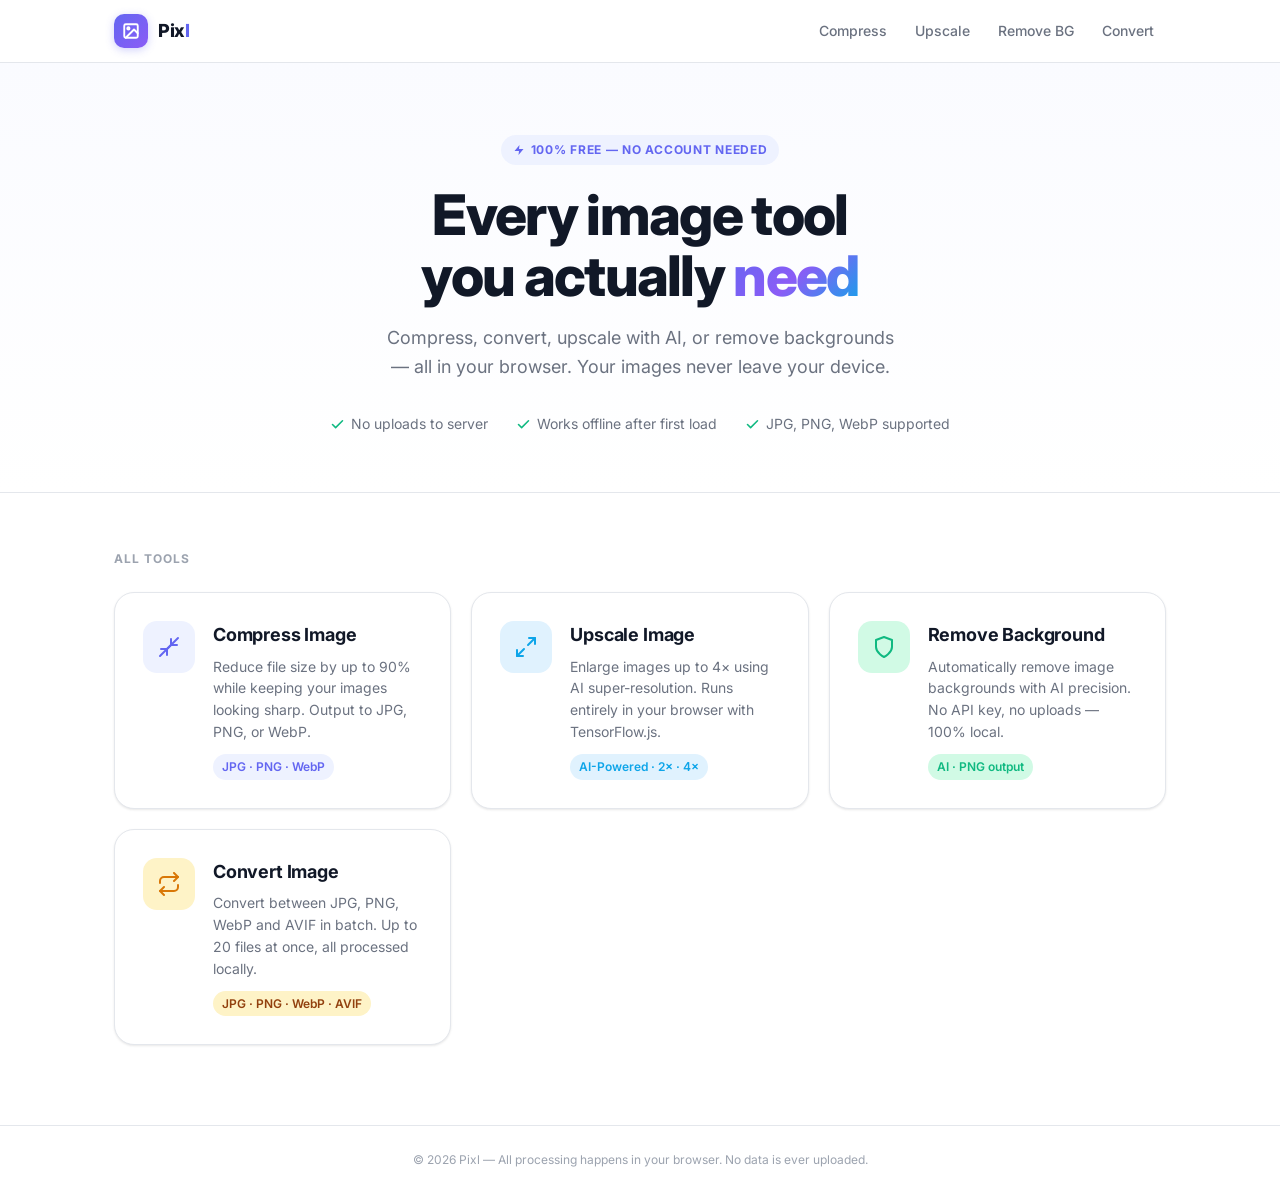
<file: index.html>
<!DOCTYPE html>
<html lang="en">
<head>
  <meta charset="UTF-8" />
  <meta name="viewport" content="width=device-width, initial-scale=1.0" />
  <title>Pixl — Free AI Image Tools: Compress, Upscale, Remove Background &amp; Convert</title>
  <meta name="description" content="Free browser-based image tools powered by AI. Compress, upscale 4×, remove backgrounds, and convert between formats. No uploads, 100% private." />
  <link rel="canonical" href="https://imgutil-five.vercel.app/" />

  <!-- Open Graph -->
  <meta property="og:type" content="website" />
  <meta property="og:url" content="https://imgutil-five.vercel.app/" />
  <meta property="og:site_name" content="Pixl" />
  <meta property="og:title" content="Pixl — Free AI Image Tools: Compress, Upscale, Remove Background &amp; Convert" />
  <meta property="og:description" content="Free browser-based image tools powered by AI. Compress, upscale 4×, remove backgrounds, and convert between formats. No uploads, 100% private." />
  <meta property="og:image" content="https://imgutil-five.vercel.app/og-image.png" />

  <!-- Twitter Card -->
  <meta name="twitter:card" content="summary_large_image" />
  <meta name="twitter:url" content="https://imgutil-five.vercel.app/" />
  <meta name="twitter:title" content="Pixl — Free AI Image Tools: Compress, Upscale, Remove Background &amp; Convert" />
  <meta name="twitter:description" content="Free browser-based image tools powered by AI. Compress, upscale 4×, remove backgrounds, and convert between formats. No uploads, 100% private." />
  <meta name="twitter:image" content="https://imgutil-five.vercel.app/og-image.png" />

  <!-- JSON-LD: WebSite -->
  <script type="application/ld+json">
  {
    "@context": "https://schema.org",
    "@type": "WebSite",
    "name": "Pixl",
    "url": "https://imgutil-five.vercel.app/",
    "description": "Free browser-based image tools powered by AI. Compress, upscale 4×, remove backgrounds, and convert between formats. No uploads, 100% private.",
    "potentialAction": {
      "@type": "SearchAction",
      "target": {
        "@type": "EntryPoint",
        "urlTemplate": "https://imgutil-five.vercel.app/?q={search_term_string}"
      },
      "query-input": "required name=search_term_string"
    }
  }
  </script>

  <!-- JSON-LD: WebApplication -->
  <script type="application/ld+json">
  {
    "@context": "https://schema.org",
    "@type": "WebApplication",
    "name": "Pixl — Free AI Image Tools",
    "url": "https://imgutil-five.vercel.app/",
    "applicationCategory": "MultimediaApplication",
    "operatingSystem": "Any",
    "browserRequirements": "Requires a modern web browser with JavaScript enabled",
    "offers": {
      "@type": "Offer",
      "price": "0",
      "priceCurrency": "USD"
    },
    "description": "Free browser-based image tools powered by AI. Compress, upscale 4×, remove backgrounds, and convert between formats. No uploads, 100% private.",
    "featureList": [
      "Compress images up to 90% smaller",
      "AI upscaling 2× and 4× with TensorFlow.js",
      "AI background removal, 100% local",
      "Batch convert JPG, PNG, WebP, AVIF up to 20 files"
    ],
    "screenshot": "https://imgutil-five.vercel.app/og-image.png"
  }
  </script>

  <!-- JSON-LD: SoftwareApplication -->
  <script type="application/ld+json">
  {
    "@context": "https://schema.org",
    "@type": "SoftwareApplication",
    "name": "Pixl",
    "url": "https://imgutil-five.vercel.app/",
    "applicationCategory": "GraphicsApplication",
    "operatingSystem": "Web",
    "offers": {
      "@type": "Offer",
      "price": "0",
      "priceCurrency": "USD"
    },
    "aggregateRating": {
      "@type": "AggregateRating",
      "ratingValue": "5",
      "ratingCount": "1"
    }
  }
  </script>

  <link rel="preconnect" href="https://fonts.googleapis.com" />
  <link rel="preconnect" href="https://fonts.gstatic.com" crossorigin />
  <link href="https://fonts.googleapis.com/css2?family=Inter:wght@400;500;600;700;800&display=swap" rel="stylesheet" />
  <link rel="stylesheet" href="css/style.css" />
  <link rel="icon" href="data:image/svg+xml,<svg xmlns='http://www.w3.org/2000/svg' viewBox='0 0 32 32'><rect width='32' height='32' rx='8' fill='url(%23g)'/><defs><linearGradient id='g' x1='0' y1='0' x2='1' y2='1'><stop offset='0' stop-color='%236366f1'/><stop offset='1' stop-color='%238b5cf6'/></linearGradient></defs><path d='M10 22 L14 14 L18 18 L21 12' stroke='white' stroke-width='2.5' stroke-linecap='round' stroke-linejoin='round' fill='none'/><circle cx='22' cy='10' r='2' fill='white'/></svg>" />
</head>
<body>

<header class="site-header">
  <div class="container">
    <div class="header-inner">
      <a href="index.html" class="logo">
        <div class="logo-mark">
          <svg width="18" height="18" viewBox="0 0 24 24" fill="none" stroke="white" stroke-width="2.5" stroke-linecap="round" stroke-linejoin="round">
            <rect x="3" y="3" width="18" height="18" rx="2"/><circle cx="8.5" cy="8.5" r="1.5"/><polyline points="21 15 16 10 5 21"/>
          </svg>
        </div>
        <span class="logo-text">Pix<span>l</span></span>
      </a>
      <nav class="header-nav">
        <a href="compress/index.html" class="nav-link">Compress</a>
        <a href="upscale/index.html" class="nav-link">Upscale</a>
        <a href="removebg/index.html" class="nav-link">Remove BG</a>
        <a href="convert/index.html" class="nav-link">Convert</a>
      </nav>
    </div>
  </div>
</header>

<section class="hero">
  <div class="container">
    <div class="hero-badge">
      <svg width="12" height="12" viewBox="0 0 24 24" fill="currentColor"><path d="M13 2L3 14h9l-1 8 10-12h-9l1-8z"/></svg>
      100% Free — No account needed
    </div>
    <h1>Every image tool<br>you actually <em>need</em></h1>
    <p class="hero-sub">Compress, convert, upscale with AI, or remove backgrounds — all in your browser. Your images never leave your device.</p>
    <div class="trust-row">
      <div class="trust-item">
        <svg viewBox="0 0 24 24" fill="none" stroke="currentColor" stroke-width="2.5" stroke-linecap="round" stroke-linejoin="round"><polyline points="20 6 9 17 4 12"/></svg>
        No uploads to server
      </div>
      <div class="trust-item">
        <svg viewBox="0 0 24 24" fill="none" stroke="currentColor" stroke-width="2.5" stroke-linecap="round" stroke-linejoin="round"><polyline points="20 6 9 17 4 12"/></svg>
        Works offline after first load
      </div>
      <div class="trust-item">
        <svg viewBox="0 0 24 24" fill="none" stroke="currentColor" stroke-width="2.5" stroke-linecap="round" stroke-linejoin="round"><polyline points="20 6 9 17 4 12"/></svg>
        JPG, PNG, WebP supported
      </div>
    </div>
  </div>
</section>

<section class="tools-section">
  <div class="container">
    <p class="section-label">All Tools</p>
    <div class="tool-grid">

      <!-- Compress -->
      <a href="compress/index.html" class="tool-card">
        <div class="tool-icon compress">
          <svg width="24" height="24" viewBox="0 0 24 24" fill="none" stroke="currentColor" stroke-width="2" stroke-linecap="round" stroke-linejoin="round">
            <polyline points="4 14 10 14 10 20"/><polyline points="20 10 14 10 14 4"/><line x1="10" y1="14" x2="21" y2="3"/><line x1="3" y1="21" x2="14" y2="10"/>
          </svg>
        </div>
        <div class="tool-card-body">
          <h3>Compress Image</h3>
          <p>Reduce file size by up to 90% while keeping your images looking sharp. Output to JPG, PNG, or WebP.</p>
          <span class="tool-tag compress">JPG · PNG · WebP</span>
        </div>
      </a>

      <!-- Upscale -->
      <a href="upscale/index.html" class="tool-card">
        <div class="tool-icon upscale">
          <svg width="24" height="24" viewBox="0 0 24 24" fill="none" stroke="currentColor" stroke-width="2" stroke-linecap="round" stroke-linejoin="round">
            <polyline points="15 3 21 3 21 9"/><polyline points="9 21 3 21 3 15"/><line x1="21" y1="3" x2="14" y2="10"/><line x1="3" y1="21" x2="10" y2="14"/>
          </svg>
        </div>
        <div class="tool-card-body">
          <h3>Upscale Image</h3>
          <p>Enlarge images up to 4× using AI super-resolution. Runs entirely in your browser with TensorFlow.js.</p>
          <span class="tool-tag upscale">AI-Powered · 2× · 4×</span>
        </div>
      </a>

      <!-- Remove BG -->
      <a href="removebg/index.html" class="tool-card">
        <div class="tool-icon removebg">
          <svg width="24" height="24" viewBox="0 0 24 24" fill="none" stroke="currentColor" stroke-width="2" stroke-linecap="round" stroke-linejoin="round">
            <path d="M12 22s8-4 8-10V5l-8-3-8 3v7c0 6 8 10 8 10z"/>
          </svg>
        </div>
        <div class="tool-card-body">
          <h3>Remove Background</h3>
          <p>Automatically remove image backgrounds with AI precision. No API key, no uploads — 100% local.</p>
          <span class="tool-tag removebg">AI · PNG output</span>
        </div>
      </a>

      <!-- Convert -->
      <a href="convert/index.html" class="tool-card">
        <div class="tool-icon convert">
          <svg width="24" height="24" viewBox="0 0 24 24" fill="none" stroke="currentColor" stroke-width="2" stroke-linecap="round" stroke-linejoin="round">
            <polyline points="17 1 21 5 17 9"/><path d="M3 11V9a4 4 0 0 1 4-4h14"/><polyline points="7 23 3 19 7 15"/><path d="M21 13v2a4 4 0 0 1-4 4H3"/>
          </svg>
        </div>
        <div class="tool-card-body">
          <h3>Convert Image</h3>
          <p>Convert between JPG, PNG, WebP and AVIF in batch. Up to 20 files at once, all processed locally.</p>
          <span class="tool-tag convert">JPG · PNG · WebP · AVIF</span>
        </div>
      </a>

    </div>
  </div>
</section>

<footer class="site-footer">
  <div class="container">
    <p>© <span id="yr"></span> Pixl — All processing happens in your browser. No data is ever uploaded.</p>
  </div>
</footer>

<script>document.getElementById('yr').textContent = new Date().getFullYear();</script>
</body>
</html>
</file>
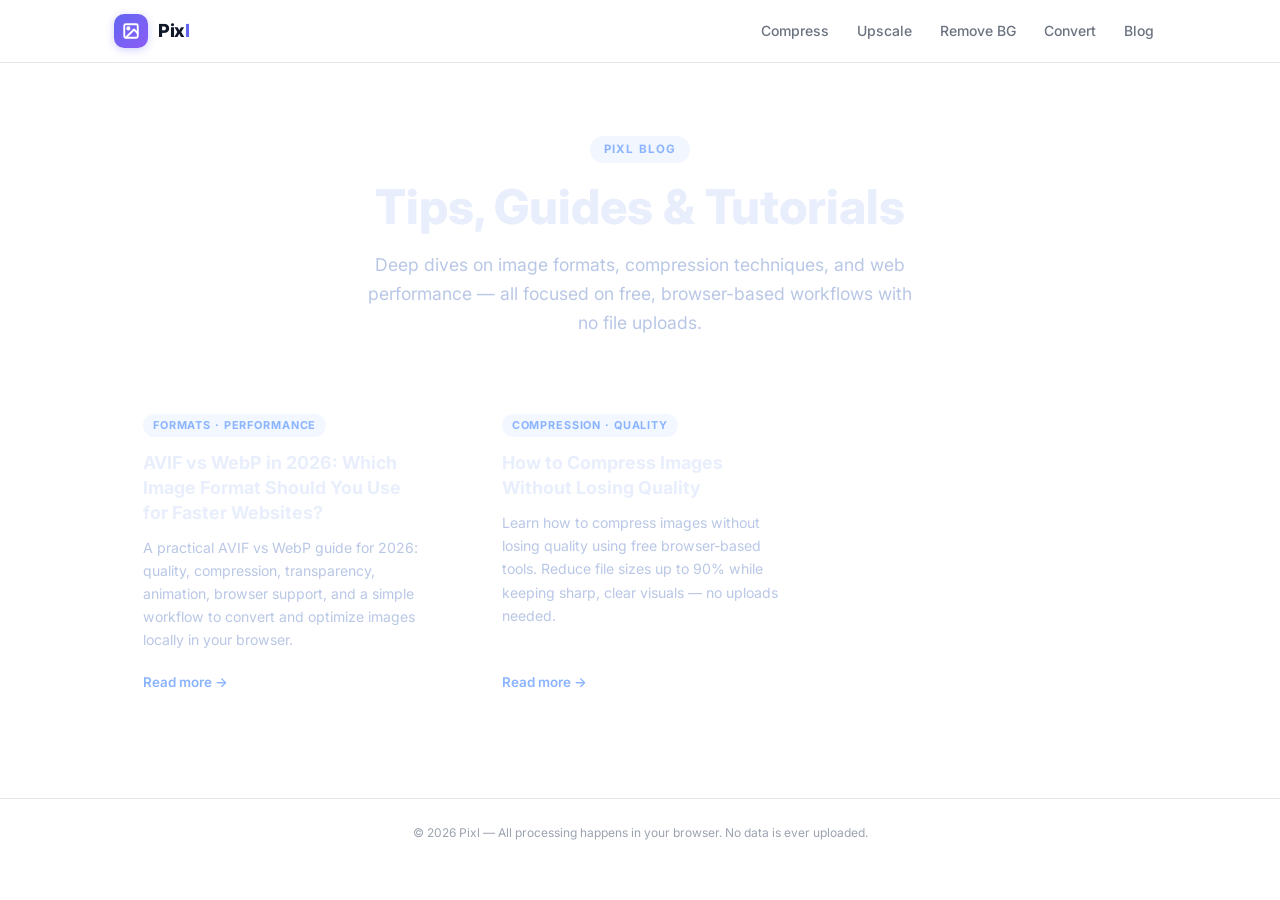
<file: blog/index.html>
<!DOCTYPE html>
<html lang="en">
<head>
  <meta charset="UTF-8" />
  <meta name="viewport" content="width=device-width, initial-scale=1.0" />

  <!-- SEO Meta -->
  <title>Pixl Blog — Tips, Guides &amp; Tutorials</title>
  <meta name="description" content="Practical image optimization guides from Pixl. Learn about AVIF vs WebP, how to compress images without losing quality, and more — all processed locally in your browser." />
  <link rel="canonical" href="https://imgutil-five.vercel.app/blog/" />

  <!-- Open Graph -->
  <meta property="og:type" content="website" />
  <meta property="og:title" content="Pixl Blog — Tips, Guides &amp; Tutorials" />
  <meta property="og:description" content="Practical image optimization guides from Pixl. Learn about AVIF vs WebP, how to compress images without losing quality, and more — all processed locally in your browser." />
  <meta property="og:url" content="https://imgutil-five.vercel.app/blog/" />
  <meta property="og:site_name" content="Pixl" />
  <meta property="og:image" content="https://imgutil-five.vercel.app/og-image.png" />

  <!-- Twitter Card -->
  <meta name="twitter:card" content="summary_large_image" />
  <meta name="twitter:title" content="Pixl Blog — Tips, Guides &amp; Tutorials" />
  <meta name="twitter:description" content="Image format guides, compression tips, and web performance tutorials from Pixl." />
  <meta name="twitter:image" content="https://imgutil-five.vercel.app/og-image.png" />

  <!-- JSON-LD -->
  <script type="application/ld+json">
  {
    "@context": "https://schema.org",
    "@type": "Blog",
    "name": "Pixl Blog",
    "url": "https://imgutil-five.vercel.app/blog/",
    "description": "Practical image optimization guides and tutorials from Pixl.",
    "publisher": {
      "@type": "Organization",
      "name": "Pixl",
      "url": "https://imgutil-five.vercel.app"
    }
  }
  </script>

  <meta name="robots" content="index, follow" />

  <!-- Fonts (matches main site) -->
  <link rel="preconnect" href="https://fonts.googleapis.com" />
  <link rel="preconnect" href="https://fonts.gstatic.com" crossorigin />
  <link href="https://fonts.googleapis.com/css2?family=Inter:wght@400;500;600;700;800&display=swap" rel="stylesheet" />

  <!-- Shared site CSS -->
  <link rel="stylesheet" href="../../css/style.css" />

  <style>
    /* ─── Blog-specific styles ─── */

    /* Hero */
    .blog-hero {
      padding: 72px 0 48px;
      text-align: center;
    }
    .blog-hero__eyebrow {
      display: inline-block;
      font-size: 0.72rem;
      font-weight: 700;
      letter-spacing: 0.1em;
      text-transform: uppercase;
      color: var(--color-accent, #8ab4ff);
      background: rgba(138, 180, 255, 0.12);
      border-radius: 100px;
      padding: 4px 14px;
      margin-bottom: 16px;
    }
    .blog-hero__title {
      font-family: 'Inter', sans-serif;
      font-size: clamp(2rem, 5vw, 3rem);
      font-weight: 800;
      line-height: 1.15;
      margin: 0 0 16px;
      color: var(--color-text, #e8eefc);
    }
    .blog-hero__subtitle {
      font-size: 1.1rem;
      color: var(--color-text-muted, #b9c7e6);
      max-width: 560px;
      margin: 0 auto;
      line-height: 1.65;
    }

    /* Grid */
    .blog-grid-section {
      padding: 0 0 80px;
    }
    .blog-grid {
      display: grid;
      grid-template-columns: repeat(auto-fill, minmax(320px, 1fr));
      gap: 24px;
    }

    /* Card */
    .blog-card {
      display: flex;
      flex-direction: column;
      background: rgba(255, 255, 255, 0.04);
      border: 1px solid rgba(255, 255, 255, 0.08);
      border-radius: 16px;
      padding: 28px 28px 24px;
      text-decoration: none;
      color: inherit;
      transition: transform 0.18s ease, box-shadow 0.18s ease, border-color 0.18s ease, background 0.18s ease;
    }
    .blog-card:hover {
      transform: translateY(-3px);
      background: rgba(255, 255, 255, 0.07);
      box-shadow: 0 16px 48px rgba(0, 0, 0, 0.3);
      border-color: rgba(138, 180, 255, 0.4);
    }
    .blog-card__tag {
      display: inline-flex;
      align-items: center;
      font-size: 0.68rem;
      font-weight: 700;
      letter-spacing: 0.08em;
      text-transform: uppercase;
      color: var(--color-accent, #8ab4ff);
      background: rgba(138, 180, 255, 0.1);
      border-radius: 100px;
      padding: 3px 10px;
      margin-bottom: 14px;
      width: fit-content;
    }
    .blog-card__title {
      font-family: 'Inter', sans-serif;
      font-size: 1.12rem;
      font-weight: 700;
      line-height: 1.38;
      margin: 0 0 10px;
      color: var(--color-text, #e8eefc);
    }
    .blog-card__excerpt {
      font-size: 0.88rem;
      color: var(--color-text-muted, #b9c7e6);
      line-height: 1.65;
      flex: 1;
      margin: 0 0 20px;
    }
    .blog-card__cta {
      display: inline-flex;
      align-items: center;
      gap: 4px;
      font-size: 0.84rem;
      font-weight: 600;
      color: var(--color-accent, #8ab4ff);
      transition: gap 0.15s ease;
    }
    .blog-card:hover .blog-card__cta {
      gap: 8px;
    }

    /* Responsive */
    @media (max-width: 600px) {
      .blog-hero { padding: 48px 0 32px; }
      .blog-grid { grid-template-columns: 1fr; }
    }
  </style>
</head>
<body>

<!-- HEADER (matches site header exactly) -->
<header class="site-header">
  <div class="container">
    <div class="header-inner">
      <a href="../../index.html" class="logo">
        <div class="logo-mark">
          <svg width="18" height="18" viewBox="0 0 24 24" fill="none" stroke="white" stroke-width="2.5" stroke-linecap="round" stroke-linejoin="round">
            <rect x="3" y="3" width="18" height="18" rx="2"/><circle cx="8.5" cy="8.5" r="1.5"/><polyline points="21 15 16 10 5 21"/>
          </svg>
        </div>
        <span class="logo-text">Pix<span>l</span></span>
      </a>
      <nav class="header-nav">
        <a href="../../compress/index.html" class="nav-link">Compress</a>
        <a href="../../upscale/index.html" class="nav-link">Upscale</a>
        <a href="../../removebg/index.html" class="nav-link">Remove BG</a>
        <a href="../../convert/index.html" class="nav-link">Convert</a>
        <a href="index.html" class="nav-link" aria-current="page">Blog</a>
      </nav>
    </div>
  </div>
</header>

<main>
  <!-- Hero -->
  <section class="blog-hero">
    <div class="container">
      <span class="blog-hero__eyebrow">Pixl Blog</span>
      <h1 class="blog-hero__title">Tips, Guides &amp; Tutorials</h1>
      <p class="blog-hero__subtitle">Deep dives on image formats, compression techniques, and web performance — all focused on free, browser-based workflows with no file uploads.</p>
    </div>
  </section>

  <!-- Article Grid -->
  <section class="blog-grid-section">
    <div class="container">
      <div class="blog-grid">

        <!-- Article 1: AVIF vs WebP -->
        <a href="avif-vs-webp-2026/index.html" class="blog-card">
          <span class="blog-card__tag">Formats · Performance</span>
          <h2 class="blog-card__title">AVIF vs WebP in 2026: Which Image Format Should You Use for Faster Websites?</h2>
          <p class="blog-card__excerpt">A practical AVIF vs WebP guide for 2026: quality, compression, transparency, animation, browser support, and a simple workflow to convert and optimize images locally in your browser.</p>
          <span class="blog-card__cta">Read more →</span>
        </a>

        <!-- Article 2: Compress Without Losing Quality -->
        <a href="compress-images-without-losing-quality/index.html" class="blog-card">
          <span class="blog-card__tag">Compression · Quality</span>
          <h2 class="blog-card__title">How to Compress Images Without Losing Quality</h2>
          <p class="blog-card__excerpt">Learn how to compress images without losing quality using free browser-based tools. Reduce file sizes up to 90% while keeping sharp, clear visuals — no uploads needed.</p>
          <span class="blog-card__cta">Read more →</span>
        </a>

      </div>
    </div>
  </section>
</main>

<!-- FOOTER (matches site footer exactly) -->
<footer class="site-footer">
  <div class="container">
    <p>© <span id="yr"></span> Pixl — All processing happens in your browser. No data is ever uploaded.</p>
  </div>
</footer>

<script>document.getElementById('yr').textContent = new Date().getFullYear();</script>
</body>
</html>
</file>
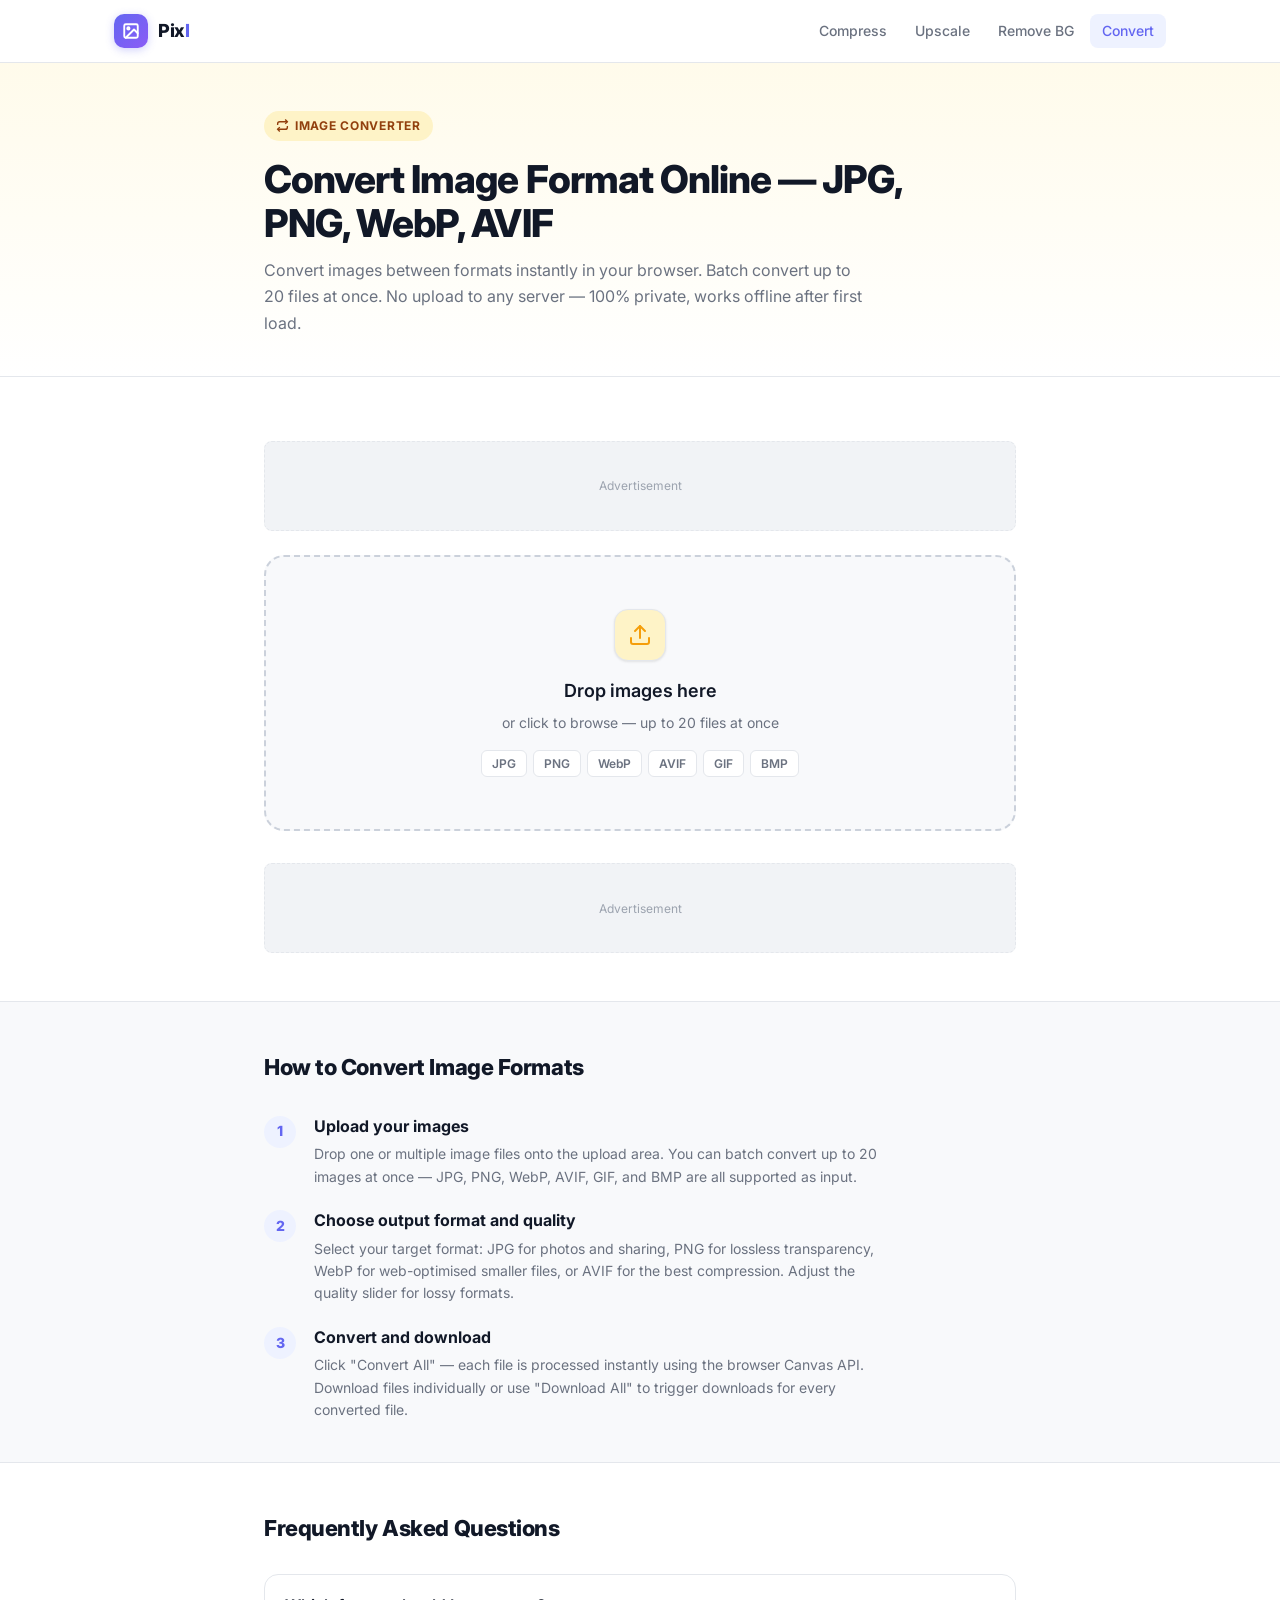
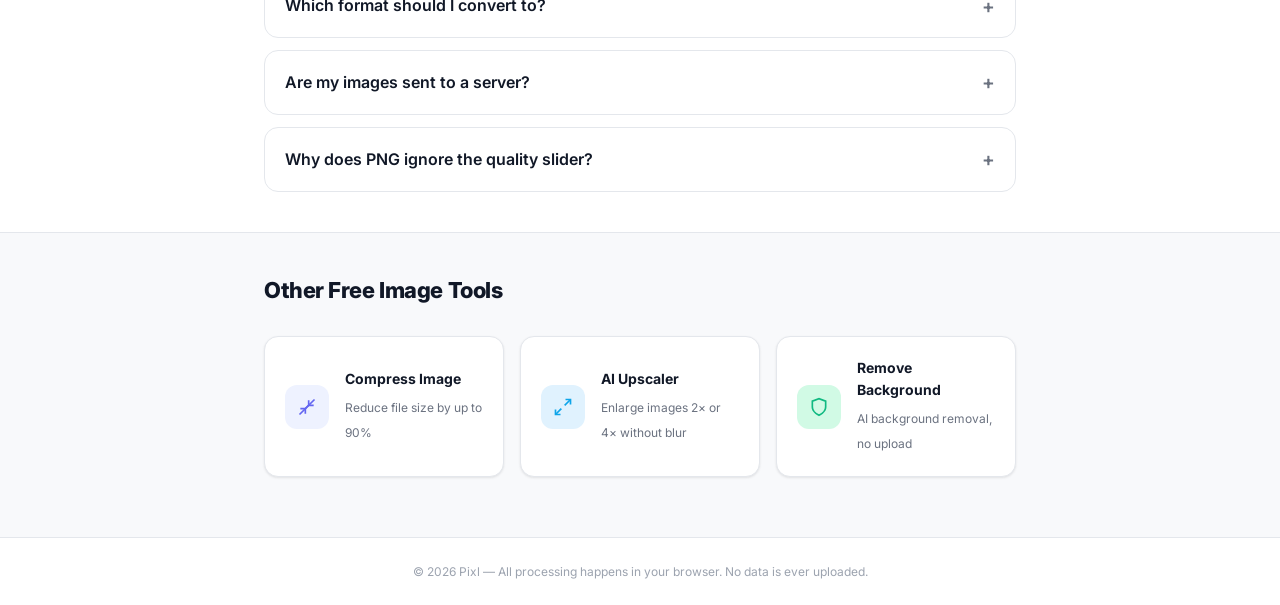
<file: convert/index.html>
<!DOCTYPE html>
<html lang="en">
<head>
  <meta charset="UTF-8" />
  <meta name="viewport" content="width=device-width, initial-scale=1.0" />
  <title>Free Image Converter — JPG PNG WebP AVIF Batch Convert | Pixl</title>
  <meta name="description" content="Free batch image converter. Convert between JPG, PNG, WebP, and AVIF formats — up to 20 files at once. No uploads required, runs entirely in your browser." />
  <link rel="canonical" href="https://imgutil-five.vercel.app/convert/" />

  <!-- Open Graph -->
  <meta property="og:type" content="website" />
  <meta property="og:url" content="https://imgutil-five.vercel.app/convert/" />
  <meta property="og:site_name" content="Pixl" />
  <meta property="og:title" content="Free Image Converter — JPG PNG WebP AVIF Batch Convert | Pixl" />
  <meta property="og:description" content="Free batch image converter. Convert between JPG, PNG, WebP, and AVIF formats — up to 20 files at once. No uploads required, runs entirely in your browser." />
  <meta property="og:image" content="https://imgutil-five.vercel.app/og-image.png" />

  <!-- Twitter Card -->
  <meta name="twitter:card" content="summary_large_image" />
  <meta name="twitter:url" content="https://imgutil-five.vercel.app/convert/" />
  <meta name="twitter:title" content="Free Image Converter — JPG PNG WebP AVIF Batch Convert | Pixl" />
  <meta name="twitter:description" content="Free batch image converter. Convert between JPG, PNG, WebP, and AVIF formats — up to 20 files at once. No uploads required, runs entirely in your browser." />
  <meta name="twitter:image" content="https://imgutil-five.vercel.app/og-image.png" />

  <!-- JSON-LD -->
  <script type="application/ld+json">
  {
    "@context": "https://schema.org",
    "@type": "SoftwareApplication",
    "name": "Pixl Image Converter",
    "url": "https://imgutil-five.vercel.app/convert/",
    "applicationCategory": "GraphicsApplication",
    "operatingSystem": "Web",
    "offers": {
      "@type": "Offer",
      "price": "0",
      "priceCurrency": "USD"
    },
    "description": "Free batch image converter. Convert between JPG, PNG, WebP, and AVIF formats — up to 20 files at once. No uploads required.",
    "featureList": [
      "Convert JPG, PNG, WebP, AVIF",
      "Batch convert up to 20 files",
      "No uploads — 100% local processing",
      "Instant download"
    ]
  }
  </script>
  <link rel="preconnect" href="https://fonts.googleapis.com" />
  <link rel="preconnect" href="https://fonts.gstatic.com" crossorigin />
  <link href="https://fonts.googleapis.com/css2?family=Inter:wght@400;500;600;700;800&display=swap" rel="stylesheet" />
  <link rel="stylesheet" href="../css/style.css" />
  <link rel="icon" href="data:image/svg+xml,<svg xmlns='http://www.w3.org/2000/svg' viewBox='0 0 32 32'><rect width='32' height='32' rx='8' fill='url(%23g)'/><defs><linearGradient id='g' x1='0' y1='0' x2='1' y2='1'><stop offset='0' stop-color='%236366f1'/><stop offset='1' stop-color='%238b5cf6'/></linearGradient></defs><path d='M10 22 L14 14 L18 18 L21 12' stroke='white' stroke-width='2.5' stroke-linecap='round' stroke-linejoin='round' fill='none'/><circle cx='22' cy='10' r='2' fill='white'/></svg>" />
  <style>
    :root {
      --convert-accent: #f59e0b;
      --convert-hover:  #d97706;
      --convert-light:  #fef3c7;
    }

    /* ── Upload zone ── */
    .upload-zone {
      border: 2px dashed var(--border-dark);
      border-radius: var(--radius-xl);
      padding: 52px 24px;
      text-align: center;
      cursor: pointer;
      transition: border-color .18s, background .18s;
      background: var(--surface);
      position: relative;
    }
    .upload-zone:hover, .upload-zone.drag-over {
      border-color: var(--convert-accent);
      background: var(--convert-light);
    }
    .upload-zone input[type="file"] {
      position: absolute; inset: 0; opacity: 0; cursor: pointer; width: 100%; height: 100%;
    }
    .upload-icon {
      width: 52px; height: 52px; margin: 0 auto 16px;
      background: var(--convert-light); border-radius: 14px;
      display: flex; align-items: center; justify-content: center;
      color: var(--convert-accent);
    }
    .upload-zone h2 { font-size: var(--text-lg); font-weight: 600; margin-bottom: 6px; }
    .upload-zone p  { color: var(--text-muted); font-size: var(--text-sm); }
    .upload-zone .formats { display: flex; gap: 6px; justify-content: center; margin-top: 16px; flex-wrap: wrap; }
    .format-badge { background: white; border: 1px solid var(--border); border-radius: 6px; padding: 3px 10px; font-size: var(--text-xs); font-weight: 600; color: var(--text-muted); }

    /* ── Format selector ── */
    .format-selector-row {
      display: flex; gap: 12px; align-items: center; flex-wrap: wrap;
      background: var(--surface); border: 1px solid var(--border);
      border-radius: var(--radius-lg); padding: 18px 20px; margin: 24px 0 20px;
    }
    .format-selector-label { font-size: var(--text-sm); font-weight: 700; color: var(--text); white-space: nowrap; }
    .format-btns { display: flex; gap: 8px; flex-wrap: wrap; }
    .fmt-btn {
      padding: 8px 18px; border: 2px solid var(--border);
      border-radius: var(--radius); font-size: var(--text-sm); font-weight: 700;
      cursor: pointer; background: white; color: var(--text-muted);
      transition: border-color .15s, background .15s, color .15s;
    }
    .fmt-btn:hover { border-color: var(--convert-accent); color: var(--convert-accent); }
    .fmt-btn.selected {
      border-color: var(--convert-accent);
      background: var(--convert-light);
      color: var(--convert-hover);
    }
    .quality-wrap { display: flex; align-items: center; gap: 10px; margin-left: auto; }
    .quality-wrap label { font-size: var(--text-sm); font-weight: 600; white-space: nowrap; }
    .quality-wrap input[type="range"] {
      -webkit-appearance: none; appearance: none;
      width: 100px; height: 6px; border-radius: 3px;
      background: var(--border); outline: none; cursor: pointer;
    }
    .quality-wrap input[type="range"]::-webkit-slider-thumb {
      -webkit-appearance: none; appearance: none;
      width: 16px; height: 16px; border-radius: 50%;
      background: var(--convert-accent); cursor: pointer;
      box-shadow: 0 0 0 3px var(--convert-light);
    }
    .quality-val { font-size: var(--text-sm); font-weight: 700; color: var(--convert-accent); min-width: 36px; }

    /* ── File list ── */
    .file-list-header {
      display: flex; justify-content: space-between; align-items: center;
      margin-bottom: 12px;
    }
    .file-list-title { font-size: var(--text-sm); font-weight: 700; color: var(--text); }
    .btn-add-more {
      font-size: var(--text-xs); font-weight: 600; color: var(--convert-accent);
      background: var(--convert-light); border: 1px solid #fde68a;
      border-radius: var(--radius); padding: 5px 12px; cursor: pointer;
      transition: background .15s;
    }
    .btn-add-more:hover { background: #fde68a; }

    .file-list { display: flex; flex-direction: column; gap: 8px; margin-bottom: 20px; }
    .file-row {
      display: flex; align-items: center; gap: 12px;
      background: #fff; border: 1px solid var(--border);
      border-radius: var(--radius-lg); padding: 10px 14px;
      transition: border-color .15s;
    }
    .file-row.done   { border-color: #a7f3d0; background: #f0fdf4; }
    .file-row.error  { border-color: #fca5a5; background: #fef2f2; }
    .file-thumb {
      width: 40px; height: 40px; border-radius: 6px; object-fit: cover;
      background: var(--surface-2); flex-shrink: 0;
      border: 1px solid var(--border);
    }
    .file-info { flex: 1; min-width: 0; }
    .file-name { font-size: var(--text-sm); font-weight: 600; color: var(--text); white-space: nowrap; overflow: hidden; text-overflow: ellipsis; }
    .file-meta { font-size: var(--text-xs); color: var(--text-muted); margin-top: 2px; }
    .file-status {
      font-size: var(--text-xs); font-weight: 700; padding: 3px 10px;
      border-radius: 99px; flex-shrink: 0;
    }
    .file-status.pending  { background: var(--surface-2); color: var(--text-faint); }
    .file-status.working  { background: var(--convert-light); color: var(--convert-hover); }
    .file-status.done     { background: #d1fae5; color: #065f46; }
    .file-status.error    { background: #fee2e2; color: #991b1b; }
    .file-dl {
      display: none; font-size: var(--text-xs); font-weight: 700;
      color: white; background: #10b981; border-radius: var(--radius);
      padding: 5px 12px; text-decoration: none; flex-shrink: 0;
      transition: background .15s;
    }
    .file-dl:hover { background: #059669; }
    .file-dl.visible { display: inline-flex; align-items: center; gap: 5px; }
    .file-remove {
      width: 24px; height: 24px; border-radius: 50%; display: flex;
      align-items: center; justify-content: center;
      color: var(--text-faint); cursor: pointer; transition: color .15s, background .15s;
      flex-shrink: 0;
    }
    .file-remove:hover { color: #ef4444; background: #fee2e2; }

    /* ── Action bar ── */
    .action-bar { display: flex; gap: 12px; flex-wrap: wrap; align-items: center; }
    .btn-convert {
      background: var(--convert-accent); color: white; border-radius: var(--radius);
      padding: 12px 28px; font-size: var(--text-sm); font-weight: 700;
      transition: background .15s, transform .1s;
      display: flex; align-items: center; gap: 8px;
    }
    .btn-convert:hover { background: var(--convert-hover); }
    .btn-convert:active { transform: scale(.98); }
    .btn-convert:disabled { background: var(--border-dark); cursor: not-allowed; }

    .btn-dl-all {
      display: none; background: #6366f1; color: white; border-radius: var(--radius);
      padding: 12px 28px; font-size: var(--text-sm); font-weight: 700;
      transition: background .15s; align-items: center; gap: 8px;
    }
    .btn-dl-all.visible { display: flex; }
    .btn-dl-all:hover { background: #4f46e5; }

    .btn-reset {
      background: white; color: var(--text-muted); border: 1px solid var(--border);
      border-radius: var(--radius); padding: 12px 20px; font-size: var(--text-sm); font-weight: 600;
      transition: border-color .15s;
    }
    .btn-reset:hover { border-color: var(--text-muted); color: var(--text); }

    /* ── Progress summary ── */
    .progress-summary {
      display: none; padding: 10px 0; font-size: var(--text-sm);
      color: var(--text-muted); font-weight: 500;
    }
    .progress-summary.active { display: block; }
    .progress-summary strong { color: var(--convert-accent); }

    /* ── Tool body ── */
    .tool-body { display: none; }
    .tool-body.active { display: block; }

    /* ── Ad slots ── */
    .ad-banner {
      background: var(--surface-2); border: 1px dashed var(--border);
      border-radius: var(--radius); padding: 16px; text-align: center;
      color: var(--text-faint); font-size: var(--text-xs);
      margin: 24px 0; min-height: 90px; display: flex; align-items: center; justify-content: center;
    }
  </style>
</head>
<body>

<header class="site-header">
  <div class="container">
    <div class="header-inner">
      <a href="../index.html" class="logo">
        <div class="logo-mark">
          <svg width="18" height="18" viewBox="0 0 24 24" fill="none" stroke="white" stroke-width="2.5" stroke-linecap="round" stroke-linejoin="round">
            <rect x="3" y="3" width="18" height="18" rx="2"/><circle cx="8.5" cy="8.5" r="1.5"/><polyline points="21 15 16 10 5 21"/>
          </svg>
        </div>
        <span class="logo-text">Pix<span>l</span></span>
      </a>
      <nav class="header-nav">
        <a href="../compress/index.html" class="nav-link">Compress</a>
        <a href="../upscale/index.html"  class="nav-link">Upscale</a>
        <a href="../removebg/index.html" class="nav-link">Remove BG</a>
        <a href="index.html"             class="nav-link active">Convert</a>
      </nav>
    </div>
  </div>
</header>

<main>
  <div class="tool-hero" style="background:linear-gradient(180deg,#fffbeb 0%,#fff 100%);">
    <div class="container-sm">
      <div class="tool-hero-badge" style="background:#fef3c7;color:#92400e;">
        <svg width="13" height="13" viewBox="0 0 24 24" fill="none" stroke="currentColor" stroke-width="2.5"><polyline points="17 1 21 5 17 9"/><path d="M3 11V9a4 4 0 0 1 4-4h14"/><polyline points="7 23 3 19 7 15"/><path d="M21 13v2a4 4 0 0 1-4 4H3"/></svg>
        Image Converter
      </div>
      <h1>Convert Image Format Online — JPG, PNG, WebP, AVIF</h1>
      <p class="tool-hero-sub">Convert images between formats instantly in your browser. Batch convert up to 20 files at once. No upload to any server — 100% private, works offline after first load.</p>
    </div>
  </div>

  <section class="tool-section">
    <div class="container-sm">

      <div class="ad-banner">Advertisement</div>

      <!-- Upload zone -->
      <div class="upload-zone" id="uploadZone">
        <input type="file" id="fileInput" accept="image/jpeg,image/png,image/webp,image/avif,image/gif,image/bmp" multiple />
        <div class="upload-icon">
          <svg width="24" height="24" viewBox="0 0 24 24" fill="none" stroke="currentColor" stroke-width="2" stroke-linecap="round" stroke-linejoin="round"><path d="M21 15v4a2 2 0 0 1-2 2H5a2 2 0 0 1-2-2v-4"/><polyline points="17 8 12 3 7 8"/><line x1="12" y1="3" x2="12" y2="15"/></svg>
        </div>
        <h2>Drop images here</h2>
        <p>or click to browse — up to 20 files at once</p>
        <div class="formats">
          <span class="format-badge">JPG</span>
          <span class="format-badge">PNG</span>
          <span class="format-badge">WebP</span>
          <span class="format-badge">AVIF</span>
          <span class="format-badge">GIF</span>
          <span class="format-badge">BMP</span>
        </div>
      </div>

      <!-- Tool body -->
      <div class="tool-body" id="toolBody">

        <!-- Format + quality controls -->
        <div class="format-selector-row">
          <span class="format-selector-label">Convert to:</span>
          <div class="format-btns">
            <button class="fmt-btn" data-fmt="image/jpeg" data-ext="jpg">JPG</button>
            <button class="fmt-btn selected" data-fmt="image/png" data-ext="png">PNG</button>
            <button class="fmt-btn" data-fmt="image/webp" data-ext="webp">WebP</button>
            <button class="fmt-btn" data-fmt="image/avif" data-ext="avif">AVIF</button>
          </div>
          <div class="quality-wrap" id="qualityWrap">
            <label for="qualSlider">Quality</label>
            <input type="range" id="qualSlider" min="1" max="100" value="90" />
            <span class="quality-val" id="qualVal">90%</span>
          </div>
        </div>

        <!-- File list header -->
        <div class="file-list-header">
          <span class="file-list-title" id="fileListTitle">0 files</span>
          <label class="btn-add-more" id="addMoreLabel">
            + Add more
            <input type="file" id="addMoreInput" accept="image/jpeg,image/png,image/webp,image/avif,image/gif,image/bmp" multiple style="display:none;" />
          </label>
        </div>

        <!-- File list -->
        <div class="file-list" id="fileList"></div>

        <!-- Progress summary -->
        <div class="progress-summary" id="progressSummary"></div>

        <!-- Action bar -->
        <div class="action-bar">
          <button class="btn-convert" id="btnConvert">
            <svg width="15" height="15" viewBox="0 0 24 24" fill="none" stroke="currentColor" stroke-width="2.5"><polyline points="17 1 21 5 17 9"/><path d="M3 11V9a4 4 0 0 1 4-4h14"/><polyline points="7 23 3 19 7 15"/><path d="M21 13v2a4 4 0 0 1-4 4H3"/></svg>
            Convert All
          </button>
          <button class="btn-dl-all" id="btnDlAll">
            <svg width="15" height="15" viewBox="0 0 24 24" fill="none" stroke="currentColor" stroke-width="2.5"><path d="M21 15v4a2 2 0 0 1-2 2H5a2 2 0 0 1-2-2v-4"/><polyline points="7 10 12 15 17 10"/><line x1="12" y1="15" x2="12" y2="3"/></svg>
            Download All
          </button>
          <button class="btn-reset" id="btnReset">Clear all</button>
        </div>
      </div>

      <div class="ad-banner" style="margin-top:32px;">Advertisement</div>

    </div>
  </section>

  <!-- How to use -->
  <section class="info-section">
    <div class="container-sm">
      <h2 class="section-title">How to Convert Image Formats</h2>
      <div class="steps-list">
        <div class="step-item">
          <div class="step-num">1</div>
          <div class="step-body">
            <strong>Upload your images</strong>
            <p>Drop one or multiple image files onto the upload area. You can batch convert up to 20 images at once — JPG, PNG, WebP, AVIF, GIF, and BMP are all supported as input.</p>
          </div>
        </div>
        <div class="step-item">
          <div class="step-num">2</div>
          <div class="step-body">
            <strong>Choose output format and quality</strong>
            <p>Select your target format: JPG for photos and sharing, PNG for lossless transparency, WebP for web-optimised smaller files, or AVIF for the best compression. Adjust the quality slider for lossy formats.</p>
          </div>
        </div>
        <div class="step-item">
          <div class="step-num">3</div>
          <div class="step-body">
            <strong>Convert and download</strong>
            <p>Click "Convert All" — each file is processed instantly using the browser Canvas API. Download files individually or use "Download All" to trigger downloads for every converted file.</p>
          </div>
        </div>
      </div>
    </div>
  </section>

  <!-- FAQ -->
  <section class="faq-section">
    <div class="container-sm">
      <h2 class="section-title">Frequently Asked Questions</h2>
      <div class="faq-list">
        <details class="faq-item">
          <summary>Which format should I convert to?</summary>
          <p><strong>WebP</strong> is best for websites — 25–35% smaller than JPG at the same quality, supported by all modern browsers. <strong>PNG</strong> is ideal when you need transparency or lossless quality (e.g. logos, screenshots). <strong>JPG</strong> is the most compatible format for photos. <strong>AVIF</strong> offers the best compression but browser support is newer — use for cutting-edge web projects.</p>
        </details>
        <details class="faq-item">
          <summary>Are my images sent to a server?</summary>
          <p>No. Pixl converts images entirely in your browser using the Canvas API. No file is ever uploaded or transmitted. The tool works offline once the page has loaded — your images stay 100% on your device.</p>
        </details>
        <details class="faq-item">
          <summary>Why does PNG ignore the quality slider?</summary>
          <p>PNG is a lossless format — quality is always 100% by design. The quality slider applies to JPG, WebP, and AVIF, which are lossy formats where lower quality means smaller file size. For PNG, the only way to reduce size is to compress it after conversion using our <a href="../compress/index.html">Image Compressor</a>.</p>
        </details>
      </div>
    </div>
  </section>

  <!-- Other tools -->
  <section class="other-tools-section">
    <div class="container-sm">
      <h2 class="section-title">Other Free Image Tools</h2>
      <div class="tool-links">
        <a href="../compress/index.html" class="tool-link-card compress">
          <div class="tool-link-icon">
            <svg width="20" height="20" viewBox="0 0 24 24" fill="none" stroke="currentColor" stroke-width="2"><polyline points="4 14 10 14 10 20"/><polyline points="20 10 14 10 14 4"/><line x1="10" y1="14" x2="21" y2="3"/><line x1="3" y1="21" x2="14" y2="10"/></svg>
          </div>
          <div><strong>Compress Image</strong><span>Reduce file size by up to 90%</span></div>
        </a>
        <a href="../upscale/index.html" class="tool-link-card upscale">
          <div class="tool-link-icon">
            <svg width="20" height="20" viewBox="0 0 24 24" fill="none" stroke="currentColor" stroke-width="2"><polyline points="15 3 21 3 21 9"/><polyline points="9 21 3 21 3 15"/><line x1="21" y1="3" x2="14" y2="10"/><line x1="3" y1="21" x2="10" y2="14"/></svg>
          </div>
          <div><strong>AI Upscaler</strong><span>Enlarge images 2× or 4× without blur</span></div>
        </a>
        <a href="../removebg/index.html" class="tool-link-card removebg">
          <div class="tool-link-icon">
            <svg width="20" height="20" viewBox="0 0 24 24" fill="none" stroke="currentColor" stroke-width="2"><path d="M12 22s8-4 8-10V5l-8-3-8 3v7c0 6 8 10 8 10z"/></svg>
          </div>
          <div><strong>Remove Background</strong><span>AI background removal, no upload</span></div>
        </a>
      </div>
    </div>
  </section>
</main>

<footer class="site-footer">
  <div class="container">
    <p>© <span id="yr"></span> Pixl — All processing happens in your browser. No data is ever uploaded.</p>
  </div>
</footer>

<script>
(function () {
  document.getElementById('yr').textContent = new Date().getFullYear();

  const uploadZone   = document.getElementById('uploadZone');
  const fileInput    = document.getElementById('fileInput');
  const addMoreInput = document.getElementById('addMoreInput');
  const toolBody     = document.getElementById('toolBody');
  const fileList     = document.getElementById('fileList');
  const fileListTitle= document.getElementById('fileListTitle');
  const btnConvert   = document.getElementById('btnConvert');
  const btnDlAll     = document.getElementById('btnDlAll');
  const btnReset     = document.getElementById('btnReset');
  const qualSlider   = document.getElementById('qualSlider');
  const qualVal      = document.getElementById('qualVal');
  const qualityWrap  = document.getElementById('qualityWrap');
  const progressSum  = document.getElementById('progressSummary');

  // State
  let files = [];        // { file, name, id, url, status, dlUrl, dlEl }
  let targetFmt  = 'image/png';
  let targetExt  = 'png';
  let quality    = 0.90;
  let idCounter  = 0;

  // Format buttons
  document.querySelectorAll('.fmt-btn').forEach(btn => {
    btn.addEventListener('click', () => {
      document.querySelectorAll('.fmt-btn').forEach(b => b.classList.remove('selected'));
      btn.classList.add('selected');
      targetFmt = btn.dataset.fmt;
      targetExt = btn.dataset.ext;
      // Hide quality for PNG (lossless)
      qualityWrap.style.opacity = targetFmt === 'image/png' ? '0.4' : '1';
      qualityWrap.style.pointerEvents = targetFmt === 'image/png' ? 'none' : '';
      // Reset all to pending if already converted
      files.forEach(f => {
        if (f.status === 'done' || f.status === 'error') {
          f.status = 'pending';
          updateRowStatus(f);
        }
      });
      btnDlAll.classList.remove('visible');
    });
  });

  qualSlider.addEventListener('input', () => {
    quality = parseInt(qualSlider.value) / 100;
    qualVal.textContent = qualSlider.value + '%';
  });

  // Drag & drop
  uploadZone.addEventListener('dragover', e => { e.preventDefault(); uploadZone.classList.add('drag-over'); });
  uploadZone.addEventListener('dragleave', () => uploadZone.classList.remove('drag-over'));
  uploadZone.addEventListener('drop', e => {
    e.preventDefault(); uploadZone.classList.remove('drag-over');
    addFiles(Array.from(e.dataTransfer.files).filter(f => f.type.startsWith('image/')));
  });
  fileInput.addEventListener('change', () => addFiles(Array.from(fileInput.files)));
  addMoreInput.addEventListener('change', () => addFiles(Array.from(addMoreInput.files)));

  function formatBytes(b) {
    if (b < 1024) return b + ' B';
    if (b < 1048576) return (b/1024).toFixed(1) + ' KB';
    return (b/1048576).toFixed(2) + ' MB';
  }

  function addFiles(newFiles) {
    const toAdd = newFiles.slice(0, Math.max(0, 20 - files.length));
    toAdd.forEach(file => {
      const id = ++idCounter;
      const entry = { file, name: file.name, id, status: 'pending', dlUrl: null, rowEl: null, statusEl: null, dlEl: null };
      files.push(entry);
      renderRow(entry);
    });
    updateHeader();
    if (files.length > 0) {
      uploadZone.style.display = 'none';
      toolBody.classList.add('active');
    }
    fileInput.value = '';
    addMoreInput.value = '';
  }

  function renderRow(entry) {
    const row = document.createElement('div');
    row.className = 'file-row';
    row.dataset.id = entry.id;

    // Thumbnail
    const thumb = document.createElement('img');
    thumb.className = 'file-thumb';
    thumb.alt = entry.name;
    const url = URL.createObjectURL(entry.file);
    thumb.src = url;

    // Info
    const info = document.createElement('div');
    info.className = 'file-info';
    const nameEl = document.createElement('div');
    nameEl.className = 'file-name';
    nameEl.textContent = entry.name;
    const metaEl = document.createElement('div');
    metaEl.className = 'file-meta';
    metaEl.textContent = entry.file.type.split('/')[1].toUpperCase() + ' · ' + formatBytes(entry.file.size);
    info.appendChild(nameEl);
    info.appendChild(metaEl);

    // Status badge
    const statusEl = document.createElement('span');
    statusEl.className = 'file-status pending';
    statusEl.textContent = 'Pending';
    entry.statusEl = statusEl;

    // Download link
    const dlEl = document.createElement('a');
    dlEl.className = 'file-dl';
    dlEl.innerHTML = '<svg width="11" height="11" viewBox="0 0 24 24" fill="none" stroke="currentColor" stroke-width="2.5"><path d="M21 15v4a2 2 0 0 1-2 2H5a2 2 0 0 1-2-2v-4"/><polyline points="7 10 12 15 17 10"/><line x1="12" y1="15" x2="12" y2="3"/></svg> Save';
    entry.dlEl = dlEl;

    // Remove button
    const removeEl = document.createElement('button');
    removeEl.className = 'file-remove';
    removeEl.title = 'Remove';
    removeEl.innerHTML = '<svg width="14" height="14" viewBox="0 0 24 24" fill="none" stroke="currentColor" stroke-width="2.5"><line x1="18" y1="6" x2="6" y2="18"/><line x1="6" y1="6" x2="18" y2="18"/></svg>';
    removeEl.addEventListener('click', () => removeFile(entry.id));

    row.appendChild(thumb);
    row.appendChild(info);
    row.appendChild(statusEl);
    row.appendChild(dlEl);
    row.appendChild(removeEl);

    entry.rowEl = row;
    fileList.appendChild(row);
  }

  function updateRowStatus(entry) {
    const { rowEl, statusEl, dlEl, status } = entry;
    if (!rowEl) return;
    rowEl.className = 'file-row' + (status === 'done' ? ' done' : status === 'error' ? ' error' : '');
    statusEl.className = 'file-status ' + status;
    statusEl.textContent = status === 'pending' ? 'Pending' : status === 'working' ? 'Converting…' : status === 'done' ? 'Done' : 'Error';
    if (status === 'done' && entry.dlUrl) {
      dlEl.href = entry.dlUrl;
      dlEl.download = entry.name.replace(/\.[^.]+$/, '') + '.' + targetExt;
      dlEl.classList.add('visible');
    } else {
      dlEl.classList.remove('visible');
    }
  }

  function removeFile(id) {
    const idx = files.findIndex(f => f.id === id);
    if (idx === -1) return;
    const entry = files[idx];
    if (entry.rowEl) entry.rowEl.remove();
    if (entry.dlUrl) URL.revokeObjectURL(entry.dlUrl);
    files.splice(idx, 1);
    updateHeader();
    if (files.length === 0) reset();
  }

  function updateHeader() {
    fileListTitle.textContent = files.length + ' file' + (files.length !== 1 ? 's' : '');
  }

  async function convertFile(entry) {
    return new Promise((resolve) => {
      entry.status = 'working';
      updateRowStatus(entry);

      const img = new Image();
      const objUrl = URL.createObjectURL(entry.file);
      img.onload = () => {
        const canvas = document.createElement('canvas');
        canvas.width  = img.naturalWidth;
        canvas.height = img.naturalHeight;
        const ctx = canvas.getContext('2d');
        // White bg for JPG (no transparency)
        if (targetFmt === 'image/jpeg') {
          ctx.fillStyle = '#ffffff';
          ctx.fillRect(0, 0, canvas.width, canvas.height);
        }
        ctx.drawImage(img, 0, 0);
        URL.revokeObjectURL(objUrl);

        const qualParam = targetFmt === 'image/png' ? undefined : quality;
        canvas.toBlob((blob) => {
          if (!blob) {
            entry.status = 'error';
            updateRowStatus(entry);
            resolve(false);
            return;
          }
          if (entry.dlUrl) URL.revokeObjectURL(entry.dlUrl);
          entry.dlUrl = URL.createObjectURL(blob);
          entry.status = 'done';
          updateRowStatus(entry);
          resolve(true);
        }, targetFmt, qualParam);
      };
      img.onerror = () => {
        URL.revokeObjectURL(objUrl);
        entry.status = 'error';
        updateRowStatus(entry);
        resolve(false);
      };
      img.src = objUrl;
    });
  }

  btnConvert.addEventListener('click', async () => {
    const pending = files.filter(f => f.status === 'pending' || f.status === 'error');
    if (!pending.length) return;

    btnConvert.disabled = true;
    progressSum.classList.add('active');
    let done = 0, errors = 0;

    for (const entry of pending) {
      const ok = await convertFile(entry);
      if (ok) done++; else errors++;
      const total = done + errors;
      progressSum.innerHTML = `<strong>${done}</strong> converted · ${errors} errors · ${pending.length - total} remaining`;
    }

    progressSum.innerHTML = `<strong>${done} file${done !== 1 ? 's' : ''} converted</strong>${errors ? ` · ${errors} error${errors !== 1 ? 's' : ''}` : ''} — download individually or use Download All below.`;
    btnConvert.disabled = false;

    if (done > 0) btnDlAll.classList.add('visible');
  });

  // Download all: trigger one by one with small delay (browsers block simultaneous downloads)
  btnDlAll.addEventListener('click', async () => {
    const done = files.filter(f => f.status === 'done' && f.dlUrl);
    for (let i = 0; i < done.length; i++) {
      const a = document.createElement('a');
      a.href = done[i].dlUrl;
      a.download = done[i].name.replace(/\.[^.]+$/, '') + '.' + targetExt;
      document.body.appendChild(a);
      a.click();
      document.body.removeChild(a);
      if (i < done.length - 1) await new Promise(r => setTimeout(r, 300));
    }
  });

  function reset() {
    files.forEach(f => { if (f.dlUrl) URL.revokeObjectURL(f.dlUrl); });
    files = [];
    fileList.innerHTML = '';
    toolBody.classList.remove('active');
    uploadZone.style.display = '';
    btnDlAll.classList.remove('visible');
    progressSum.classList.remove('active');
    progressSum.innerHTML = '';
    btnConvert.disabled = false;
    updateHeader();
  }

  btnReset.addEventListener('click', reset);
})();
</script>
</body>
</html>
</file>
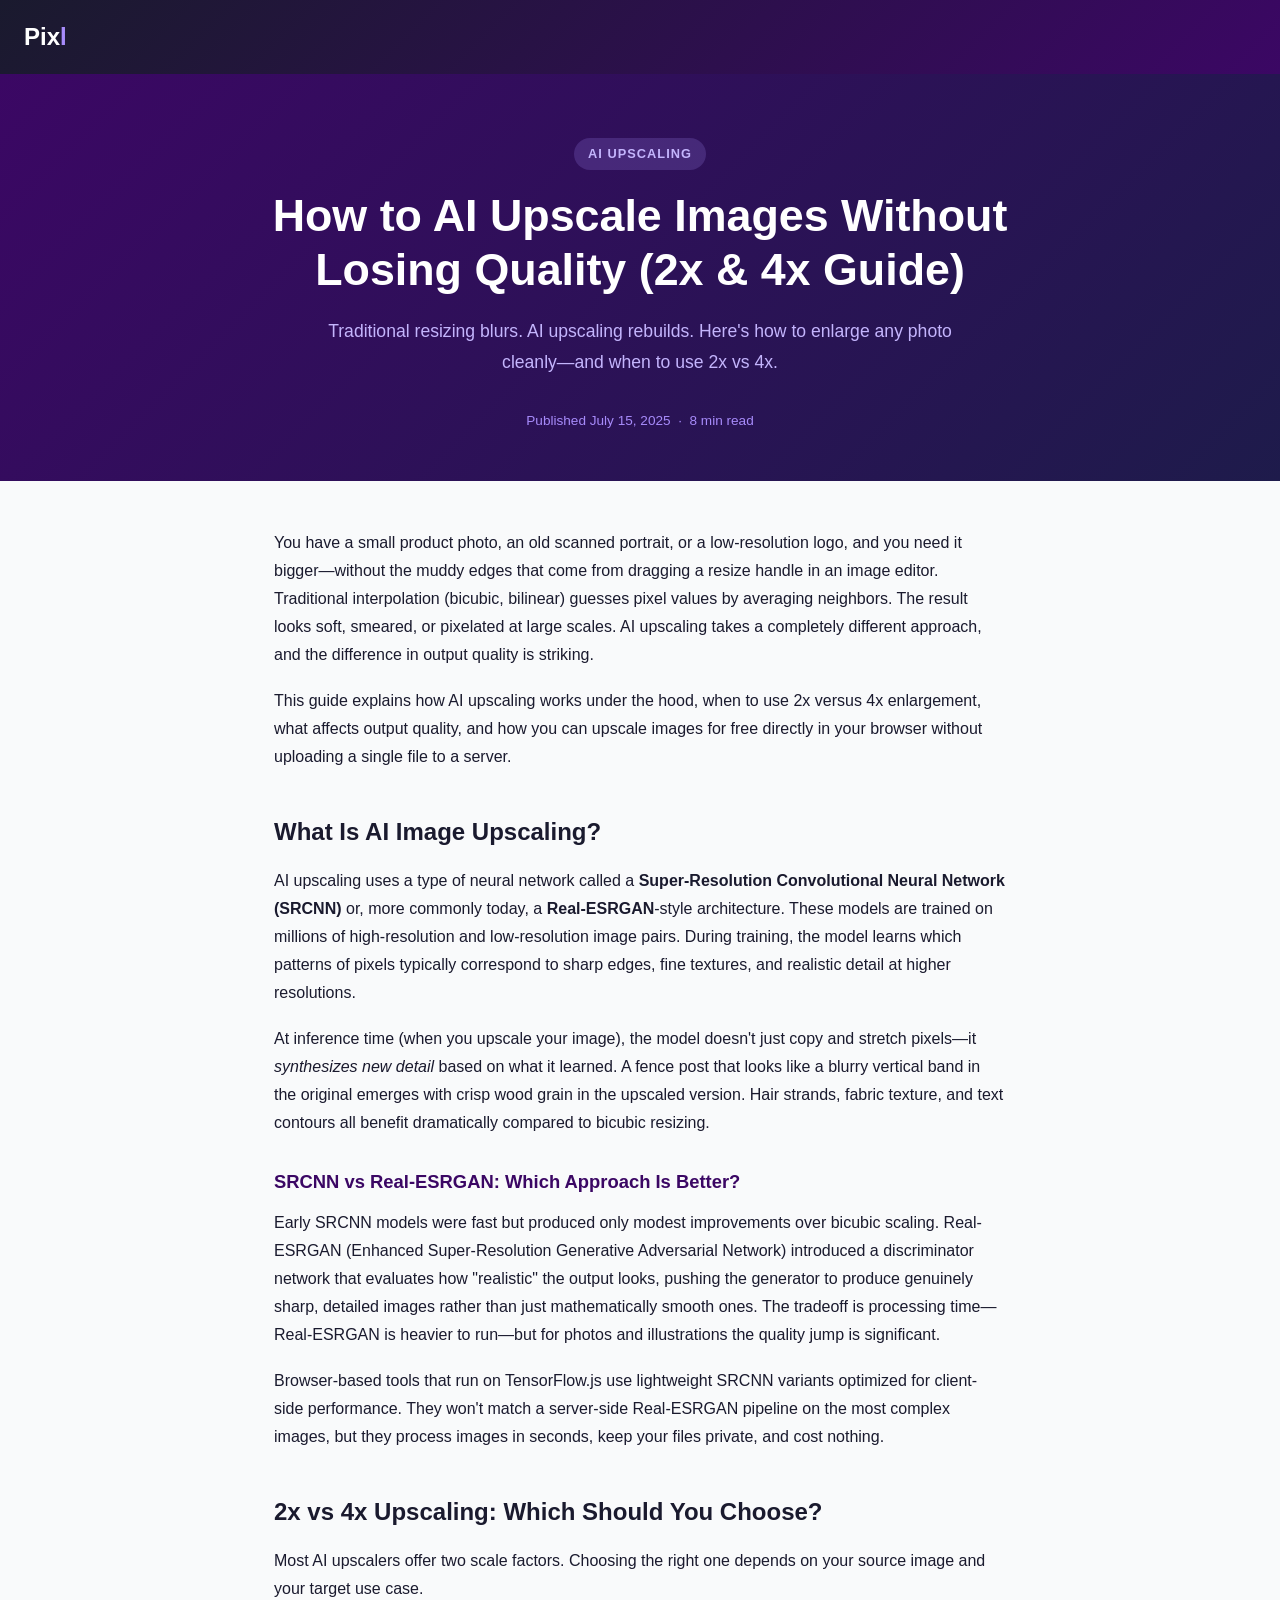
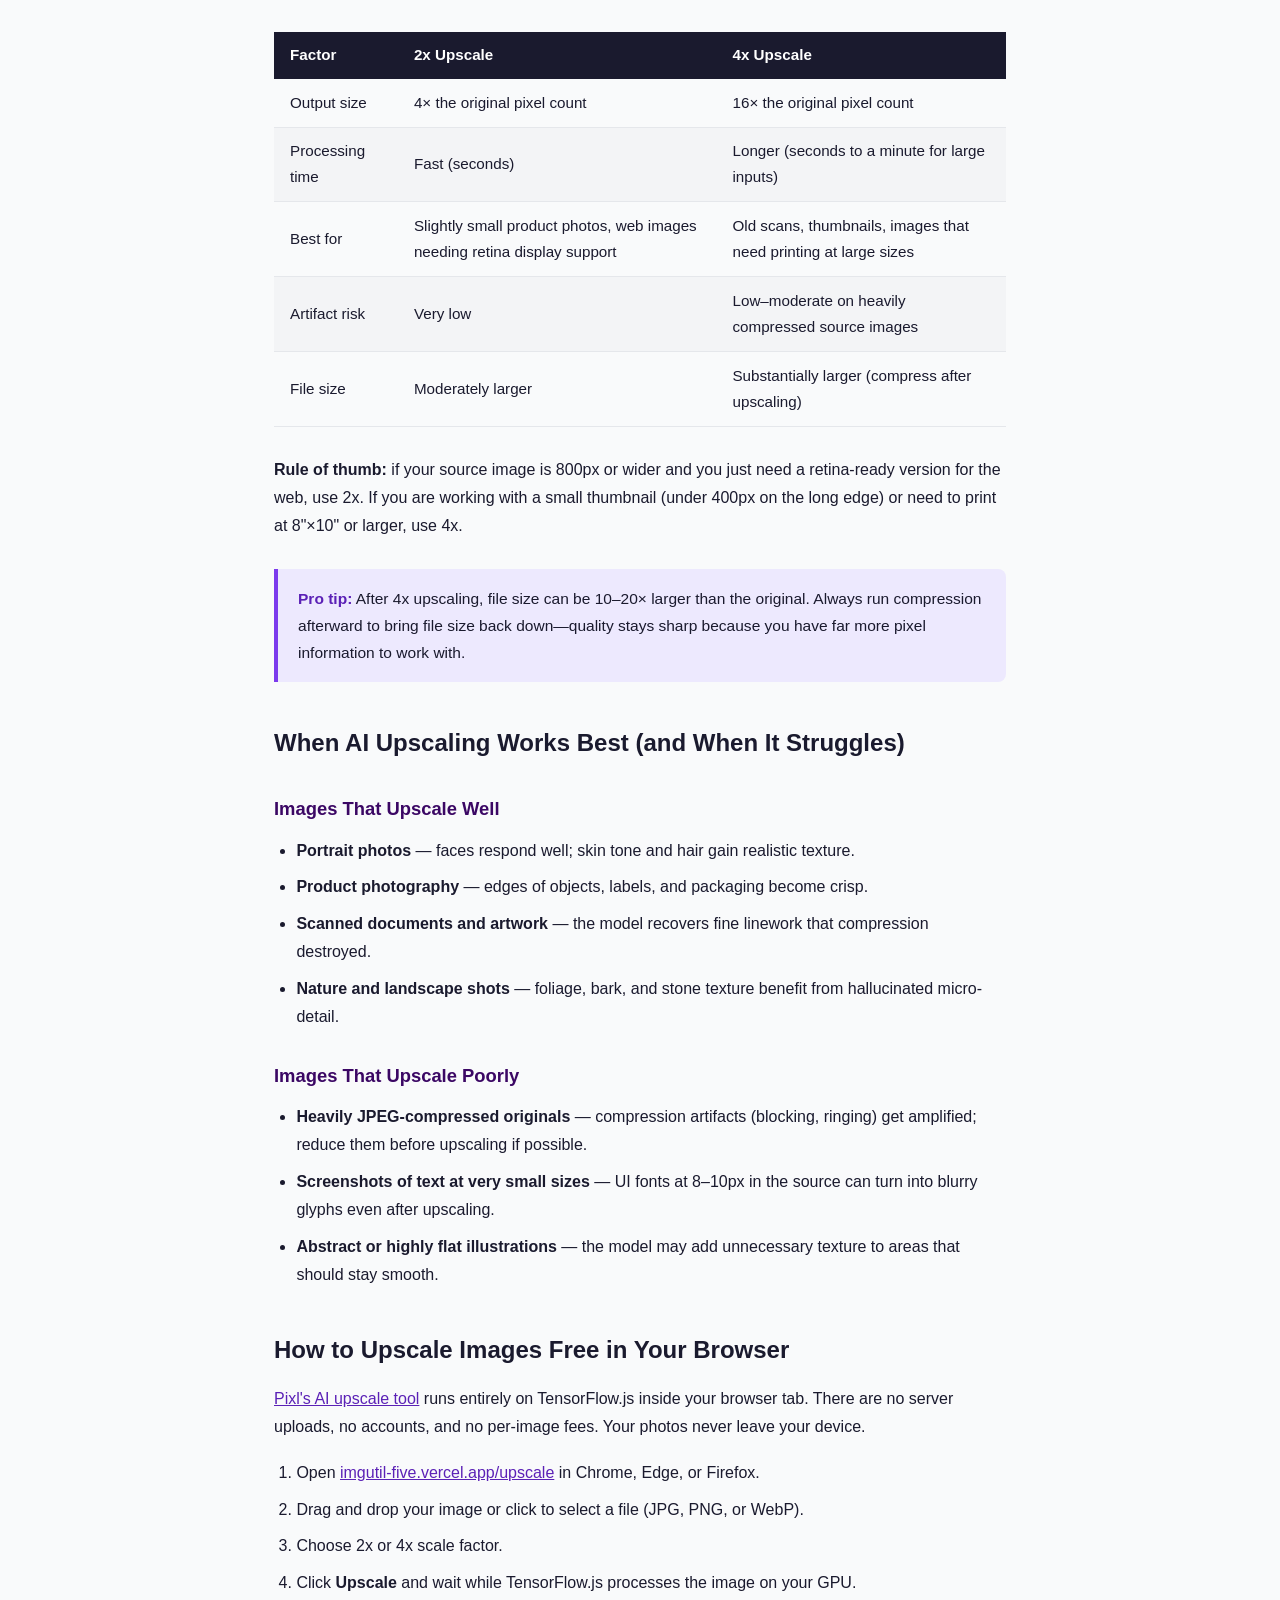
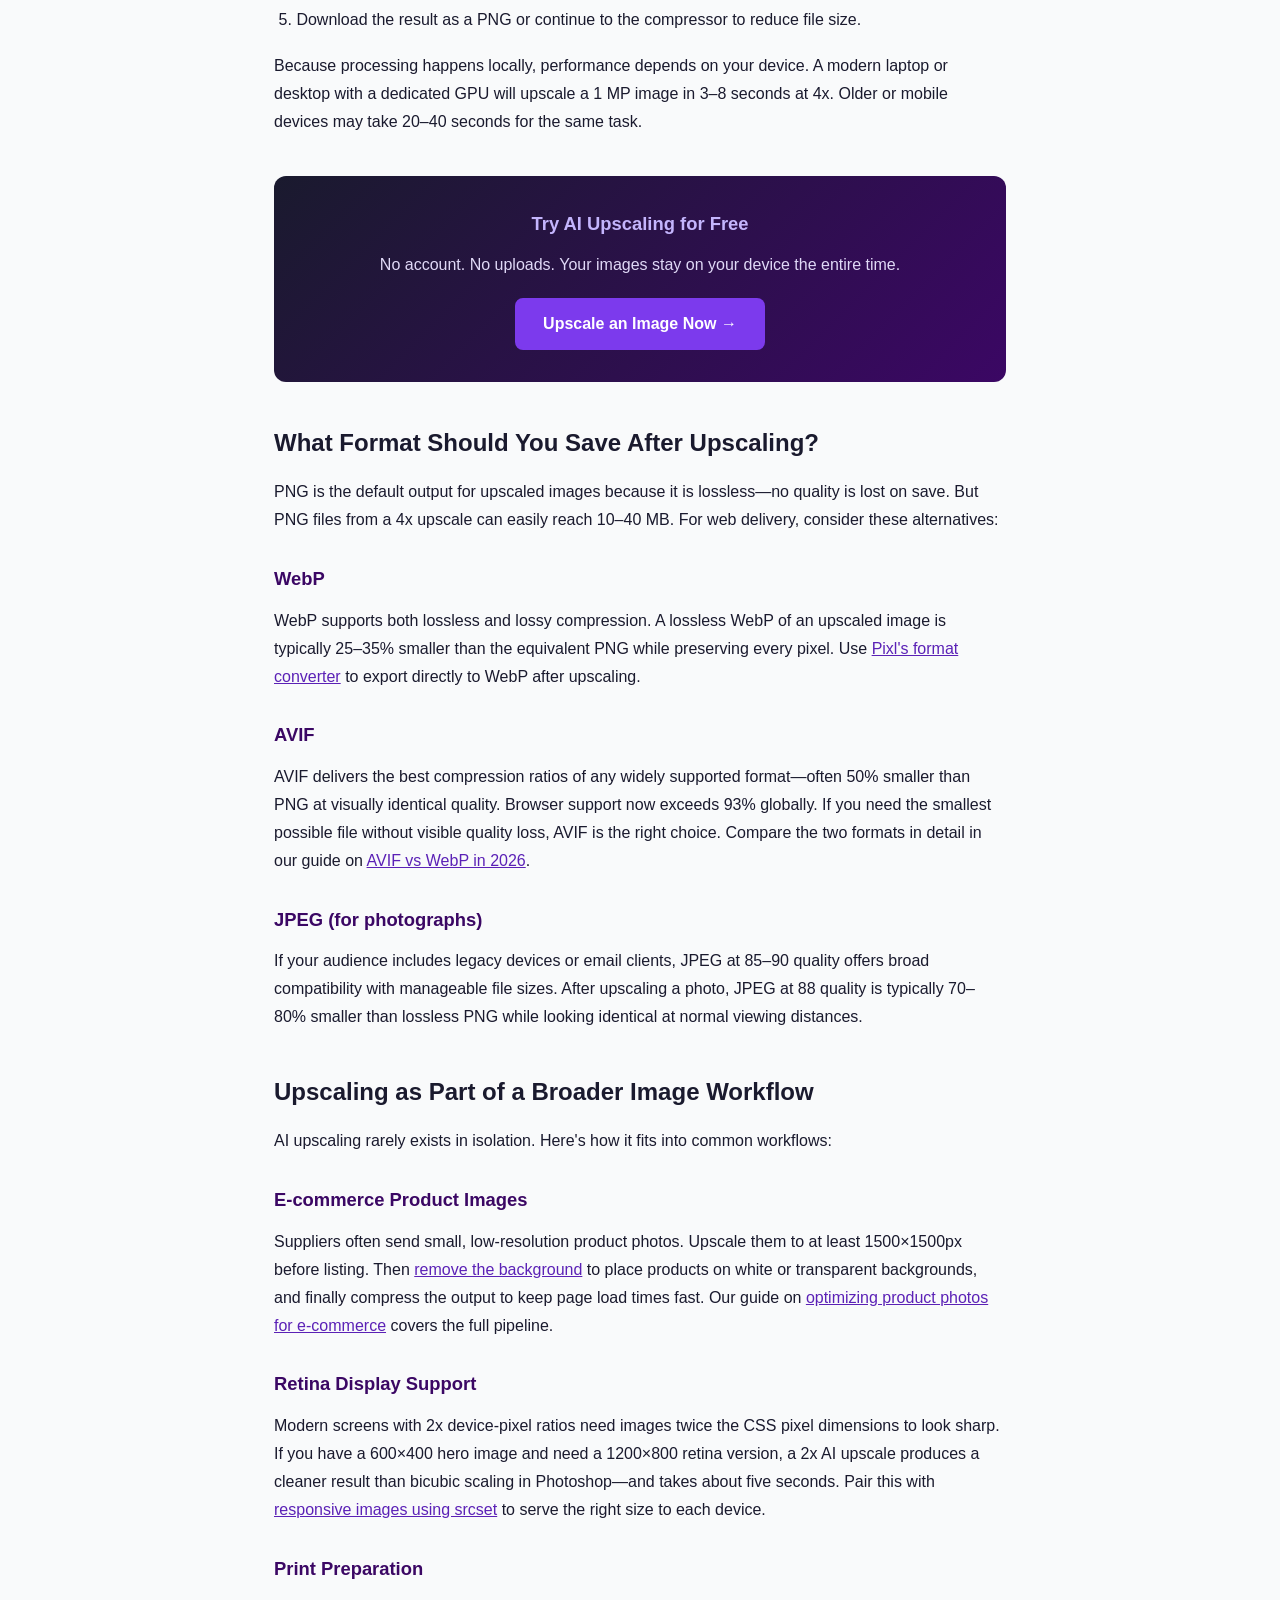
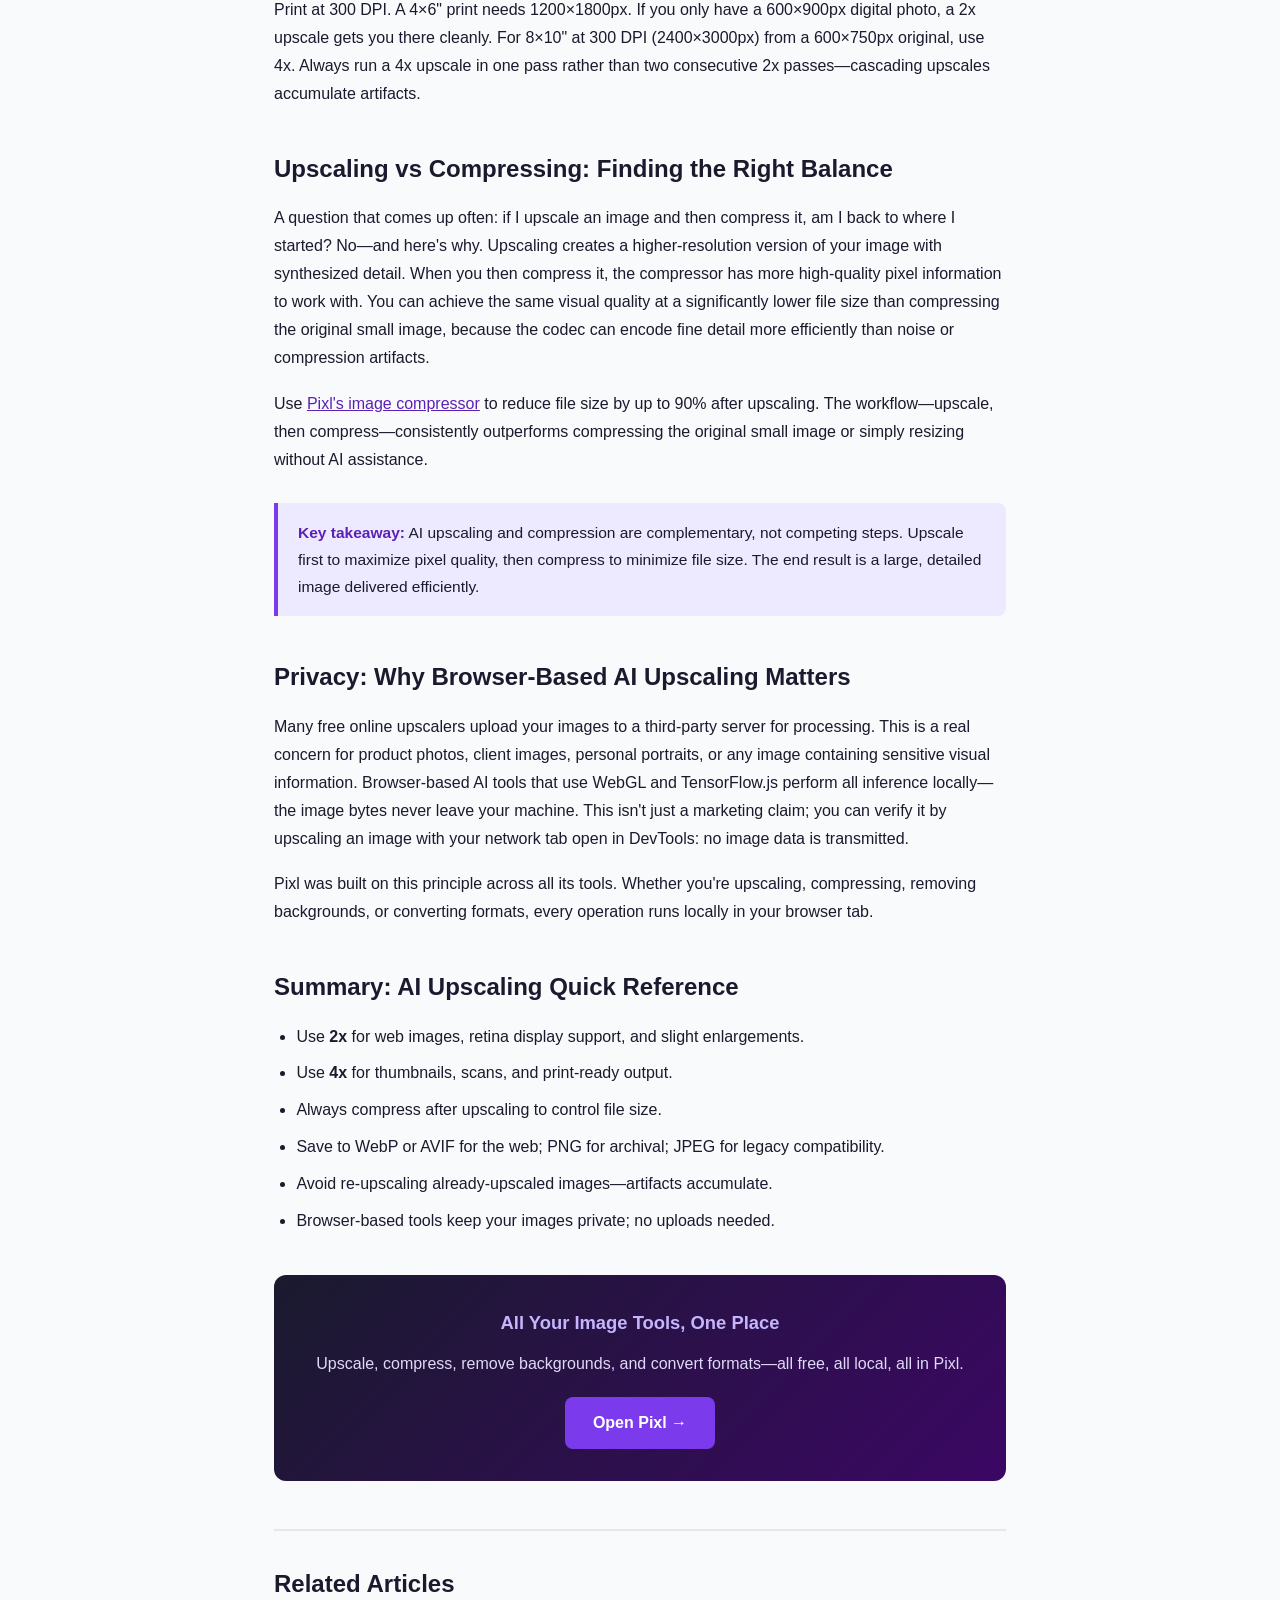
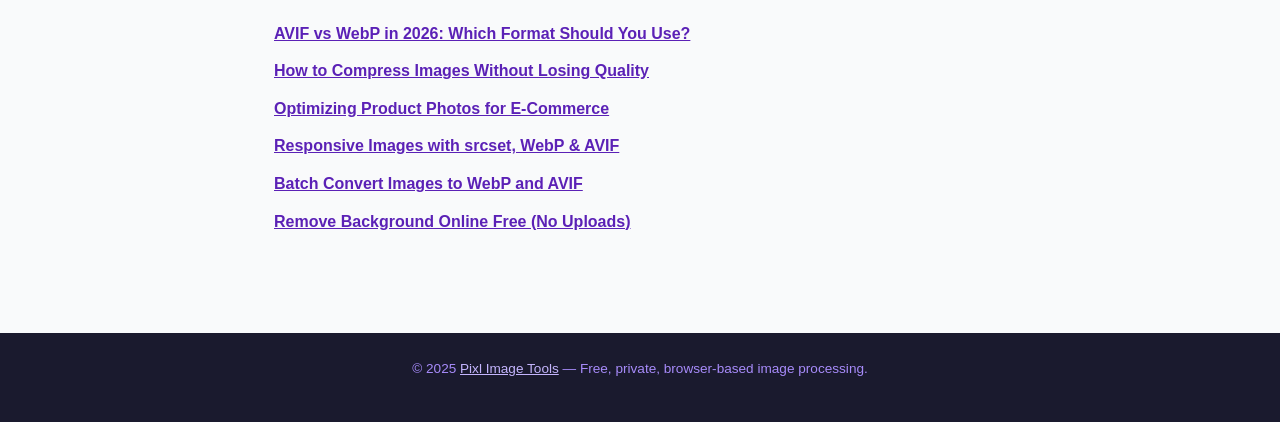
<file: blog/ai-upscale-images-without-losing-quality/index.html>
<!DOCTYPE html>
<html lang="en">
<head>
  <meta charset="UTF-8" />
  <meta name="viewport" content="width=device-width, initial-scale=1.0" />
  <title>How to AI Upscale Images Without Losing Quality (2x &amp; 4x Guide)</title>
  <meta name="description" content="Learn how AI upscaling works, when to use 2x vs 4x enlargement, and how to upscale images for free—right in your browser with no uploads required." />
  <link rel="canonical" href="https://imgutil-five.vercel.app/blog/ai-upscale-images-without-losing-quality/" />

  <!-- Open Graph -->
  <meta property="og:type" content="article" />
  <meta property="og:title" content="How to AI Upscale Images Without Losing Quality (2x &amp; 4x Guide)" />
  <meta property="og:description" content="Learn how AI upscaling works, when to use 2x vs 4x enlargement, and how to upscale images for free—right in your browser with no uploads required." />
  <meta property="og:url" content="https://imgutil-five.vercel.app/blog/ai-upscale-images-without-losing-quality/" />
  <meta property="og:site_name" content="Pixl Image Tools" />
  <meta property="og:image" content="https://imgutil-five.vercel.app/og-upscale.png" />

  <!-- Twitter Card -->
  <meta name="twitter:card" content="summary_large_image" />
  <meta name="twitter:title" content="How to AI Upscale Images Without Losing Quality (2x &amp; 4x Guide)" />
  <meta name="twitter:description" content="Learn how AI upscaling works, when to use 2x vs 4x enlargement, and how to upscale images for free—right in your browser." />
  <meta name="twitter:image" content="https://imgutil-five.vercel.app/og-upscale.png" />

  <!-- JSON-LD Article Schema -->
  <script type="application/ld+json">
  {
    "@context": "https://schema.org",
    "@type": "Article",
    "headline": "How to AI Upscale Images Without Losing Quality (2x & 4x Guide)",
    "description": "Learn how AI upscaling works, when to use 2x vs 4x enlargement, and how to upscale images for free—right in your browser with no uploads required.",
    "url": "https://imgutil-five.vercel.app/blog/ai-upscale-images-without-losing-quality/",
    "datePublished": "2025-07-15",
    "dateModified": "2025-07-15",
    "author": {
      "@type": "Organization",
      "name": "Pixl Image Tools",
      "url": "https://imgutil-five.vercel.app"
    },
    "publisher": {
      "@type": "Organization",
      "name": "Pixl Image Tools",
      "url": "https://imgutil-five.vercel.app",
      "logo": {
        "@type": "ImageObject",
        "url": "https://imgutil-five.vercel.app/favicon.ico"
      }
    },
    "mainEntityOfPage": {
      "@type": "WebPage",
      "@id": "https://imgutil-five.vercel.app/blog/ai-upscale-images-without-losing-quality/"
    }
  }
  </script>

  <style>
    *, *::before, *::after { box-sizing: border-box; margin: 0; padding: 0; }
    body {
      font-family: -apple-system, BlinkMacSystemFont, "Segoe UI", Roboto, Helvetica, Arial, sans-serif;
      background: #f9fafb;
      color: #1a1a2e;
      line-height: 1.75;
    }
    a { color: #5b21b6; text-decoration: underline; }
    a:hover { color: #7c3aed; }

    header {
      background: linear-gradient(135deg, #1a1a2e 0%, #3b0764 100%);
      padding: 1rem 1.5rem;
    }
    header .logo {
      font-size: 1.5rem;
      font-weight: 800;
      color: #fff;
      text-decoration: none;
    }
    header .logo span { color: #a78bfa; }

    .hero {
      background: linear-gradient(135deg, #3b0764 0%, #1e1b4b 100%);
      padding: 4rem 1.5rem 3rem;
      text-align: center;
      color: #fff;
    }
    .hero .tag {
      display: inline-block;
      background: rgba(167,139,250,0.2);
      color: #c4b5fd;
      font-size: 0.8rem;
      font-weight: 700;
      letter-spacing: 0.08em;
      text-transform: uppercase;
      padding: 0.3rem 0.9rem;
      border-radius: 999px;
      margin-bottom: 1.2rem;
    }
    .hero h1 {
      font-size: clamp(1.8rem, 4vw, 2.8rem);
      font-weight: 800;
      line-height: 1.2;
      max-width: 800px;
      margin: 0 auto 1.2rem;
    }
    .hero p {
      font-size: 1.1rem;
      color: #c4b5fd;
      max-width: 640px;
      margin: 0 auto 2rem;
    }
    .hero .meta { font-size: 0.85rem; color: #a78bfa; }

    main {
      max-width: 780px;
      margin: 0 auto;
      padding: 3rem 1.5rem 5rem;
    }

    h2 {
      font-size: 1.5rem;
      font-weight: 700;
      margin: 2.5rem 0 0.9rem;
      color: #1a1a2e;
    }
    h3 {
      font-size: 1.15rem;
      font-weight: 600;
      margin: 1.8rem 0 0.7rem;
      color: #3b0764;
    }
    p { margin-bottom: 1.1rem; }

    .callout {
      background: #ede9fe;
      border-left: 4px solid #7c3aed;
      padding: 1rem 1.25rem;
      border-radius: 0 8px 8px 0;
      margin: 1.8rem 0;
      font-size: 0.97rem;
    }
    .callout strong { color: #5b21b6; }

    table {
      width: 100%;
      border-collapse: collapse;
      margin: 1.8rem 0;
      font-size: 0.95rem;
    }
    th {
      background: #1a1a2e;
      color: #fff;
      padding: 0.65rem 1rem;
      text-align: left;
      font-weight: 600;
    }
    td {
      padding: 0.65rem 1rem;
      border-bottom: 1px solid #e5e7eb;
    }
    tr:nth-child(even) td { background: #f3f4f6; }

    .cta-box {
      background: linear-gradient(135deg, #1a1a2e 0%, #3b0764 100%);
      color: #fff;
      padding: 2rem 2rem;
      border-radius: 12px;
      text-align: center;
      margin: 2.5rem 0;
    }
    .cta-box h3 { color: #c4b5fd; margin-top: 0; }
    .cta-box p { color: #e0d9f7; margin-bottom: 1.2rem; }
    .btn {
      display: inline-block;
      background: #7c3aed;
      color: #fff;
      font-weight: 700;
      padding: 0.75rem 1.75rem;
      border-radius: 8px;
      text-decoration: none;
      font-size: 1rem;
      transition: background 0.2s;
    }
    .btn:hover { background: #6d28d9; color: #fff; }

    ol, ul {
      padding-left: 1.4rem;
      margin-bottom: 1.1rem;
    }
    li { margin-bottom: 0.55rem; }

    .related {
      border-top: 2px solid #e5e7eb;
      margin-top: 3rem;
      padding-top: 2rem;
    }
    .related h2 { margin-top: 0; }
    .related ul { list-style: none; padding: 0; }
    .related li { margin-bottom: 0.6rem; }
    .related a { font-weight: 600; }

    footer {
      background: #1a1a2e;
      color: #a78bfa;
      text-align: center;
      padding: 1.5rem 1rem;
      font-size: 0.85rem;
    }
    footer a { color: #c4b5fd; }
  </style>
</head>
<body>

<header>
  <a href="https://imgutil-five.vercel.app" class="logo">Pix<span>l</span></a>
</header>

<section class="hero">
  <div class="tag">AI Upscaling</div>
  <h1>How to AI Upscale Images Without Losing Quality (2x &amp; 4x Guide)</h1>
  <p>Traditional resizing blurs. AI upscaling rebuilds. Here's how to enlarge any photo cleanly—and when to use 2x vs 4x.</p>
  <div class="meta">Published July 15, 2025 &nbsp;·&nbsp; 8 min read</div>
</section>

<main>

  <p>You have a small product photo, an old scanned portrait, or a low-resolution logo, and you need it bigger—without the muddy edges that come from dragging a resize handle in an image editor. Traditional interpolation (bicubic, bilinear) guesses pixel values by averaging neighbors. The result looks soft, smeared, or pixelated at large scales. AI upscaling takes a completely different approach, and the difference in output quality is striking.</p>

  <p>This guide explains how AI upscaling works under the hood, when to use 2x versus 4x enlargement, what affects output quality, and how you can upscale images for free directly in your browser without uploading a single file to a server.</p>

  <h2>What Is AI Image Upscaling?</h2>

  <p>AI upscaling uses a type of neural network called a <strong>Super-Resolution Convolutional Neural Network (SRCNN)</strong> or, more commonly today, a <strong>Real-ESRGAN</strong>-style architecture. These models are trained on millions of high-resolution and low-resolution image pairs. During training, the model learns which patterns of pixels typically correspond to sharp edges, fine textures, and realistic detail at higher resolutions.</p>

  <p>At inference time (when you upscale your image), the model doesn't just copy and stretch pixels—it <em>synthesizes new detail</em> based on what it learned. A fence post that looks like a blurry vertical band in the original emerges with crisp wood grain in the upscaled version. Hair strands, fabric texture, and text contours all benefit dramatically compared to bicubic resizing.</p>

  <h3>SRCNN vs Real-ESRGAN: Which Approach Is Better?</h3>

  <p>Early SRCNN models were fast but produced only modest improvements over bicubic scaling. Real-ESRGAN (Enhanced Super-Resolution Generative Adversarial Network) introduced a discriminator network that evaluates how "realistic" the output looks, pushing the generator to produce genuinely sharp, detailed images rather than just mathematically smooth ones. The tradeoff is processing time—Real-ESRGAN is heavier to run—but for photos and illustrations the quality jump is significant.</p>

  <p>Browser-based tools that run on TensorFlow.js use lightweight SRCNN variants optimized for client-side performance. They won't match a server-side Real-ESRGAN pipeline on the most complex images, but they process images in seconds, keep your files private, and cost nothing.</p>

  <h2>2x vs 4x Upscaling: Which Should You Choose?</h2>

  <p>Most AI upscalers offer two scale factors. Choosing the right one depends on your source image and your target use case.</p>

  <table>
    <thead>
      <tr>
        <th>Factor</th>
        <th>2x Upscale</th>
        <th>4x Upscale</th>
      </tr>
    </thead>
    <tbody>
      <tr>
        <td>Output size</td>
        <td>4× the original pixel count</td>
        <td>16× the original pixel count</td>
      </tr>
      <tr>
        <td>Processing time</td>
        <td>Fast (seconds)</td>
        <td>Longer (seconds to a minute for large inputs)</td>
      </tr>
      <tr>
        <td>Best for</td>
        <td>Slightly small product photos, web images needing retina display support</td>
        <td>Old scans, thumbnails, images that need printing at large sizes</td>
      </tr>
      <tr>
        <td>Artifact risk</td>
        <td>Very low</td>
        <td>Low–moderate on heavily compressed source images</td>
      </tr>
      <tr>
        <td>File size</td>
        <td>Moderately larger</td>
        <td>Substantially larger (compress after upscaling)</td>
      </tr>
    </tbody>
  </table>

  <p><strong>Rule of thumb:</strong> if your source image is 800px or wider and you just need a retina-ready version for the web, use 2x. If you are working with a small thumbnail (under 400px on the long edge) or need to print at 8"×10" or larger, use 4x.</p>

  <div class="callout">
    <strong>Pro tip:</strong> After 4x upscaling, file size can be 10–20× larger than the original. Always run compression afterward to bring file size back down—quality stays sharp because you have far more pixel information to work with.
  </div>

  <h2>When AI Upscaling Works Best (and When It Struggles)</h2>

  <h3>Images That Upscale Well</h3>
  <ul>
    <li><strong>Portrait photos</strong> — faces respond well; skin tone and hair gain realistic texture.</li>
    <li><strong>Product photography</strong> — edges of objects, labels, and packaging become crisp.</li>
    <li><strong>Scanned documents and artwork</strong> — the model recovers fine linework that compression destroyed.</li>
    <li><strong>Nature and landscape shots</strong> — foliage, bark, and stone texture benefit from hallucinated micro-detail.</li>
  </ul>

  <h3>Images That Upscale Poorly</h3>
  <ul>
    <li><strong>Heavily JPEG-compressed originals</strong> — compression artifacts (blocking, ringing) get amplified; reduce them before upscaling if possible.</li>
    <li><strong>Screenshots of text at very small sizes</strong> — UI fonts at 8–10px in the source can turn into blurry glyphs even after upscaling.</li>
    <li><strong>Abstract or highly flat illustrations</strong> — the model may add unnecessary texture to areas that should stay smooth.</li>
  </ul>

  <h2>How to Upscale Images Free in Your Browser</h2>

  <p><a href="https://imgutil-five.vercel.app/upscale">Pixl's AI upscale tool</a> runs entirely on TensorFlow.js inside your browser tab. There are no server uploads, no accounts, and no per-image fees. Your photos never leave your device.</p>

  <ol>
    <li>Open <a href="https://imgutil-five.vercel.app/upscale">imgutil-five.vercel.app/upscale</a> in Chrome, Edge, or Firefox.</li>
    <li>Drag and drop your image or click to select a file (JPG, PNG, or WebP).</li>
    <li>Choose 2x or 4x scale factor.</li>
    <li>Click <strong>Upscale</strong> and wait while TensorFlow.js processes the image on your GPU.</li>
    <li>Download the result as a PNG or continue to the compressor to reduce file size.</li>
  </ol>

  <p>Because processing happens locally, performance depends on your device. A modern laptop or desktop with a dedicated GPU will upscale a 1 MP image in 3–8 seconds at 4x. Older or mobile devices may take 20–40 seconds for the same task.</p>

  <div class="cta-box">
    <h3>Try AI Upscaling for Free</h3>
    <p>No account. No uploads. Your images stay on your device the entire time.</p>
    <a href="https://imgutil-five.vercel.app/upscale" class="btn">Upscale an Image Now →</a>
  </div>

  <h2>What Format Should You Save After Upscaling?</h2>

  <p>PNG is the default output for upscaled images because it is lossless—no quality is lost on save. But PNG files from a 4x upscale can easily reach 10–40 MB. For web delivery, consider these alternatives:</p>

  <h3>WebP</h3>
  <p>WebP supports both lossless and lossy compression. A lossless WebP of an upscaled image is typically 25–35% smaller than the equivalent PNG while preserving every pixel. Use <a href="https://imgutil-five.vercel.app/convert">Pixl's format converter</a> to export directly to WebP after upscaling.</p>

  <h3>AVIF</h3>
  <p>AVIF delivers the best compression ratios of any widely supported format—often 50% smaller than PNG at visually identical quality. Browser support now exceeds 93% globally. If you need the smallest possible file without visible quality loss, AVIF is the right choice. Compare the two formats in detail in our guide on <a href="https://imgutil-five.vercel.app/blog/avif-vs-webp-2026/">AVIF vs WebP in 2026</a>.</p>

  <h3>JPEG (for photographs)</h3>
  <p>If your audience includes legacy devices or email clients, JPEG at 85–90 quality offers broad compatibility with manageable file sizes. After upscaling a photo, JPEG at 88 quality is typically 70–80% smaller than lossless PNG while looking identical at normal viewing distances.</p>

  <h2>Upscaling as Part of a Broader Image Workflow</h2>

  <p>AI upscaling rarely exists in isolation. Here's how it fits into common workflows:</p>

  <h3>E-commerce Product Images</h3>
  <p>Suppliers often send small, low-resolution product photos. Upscale them to at least 1500×1500px before listing. Then <a href="https://imgutil-five.vercel.app/removebg">remove the background</a> to place products on white or transparent backgrounds, and finally compress the output to keep page load times fast. Our guide on <a href="https://imgutil-five.vercel.app/blog/optimize-product-photos-ecommerce/">optimizing product photos for e-commerce</a> covers the full pipeline.</p>

  <h3>Retina Display Support</h3>
  <p>Modern screens with 2x device-pixel ratios need images twice the CSS pixel dimensions to look sharp. If you have a 600×400 hero image and need a 1200×800 retina version, a 2x AI upscale produces a cleaner result than bicubic scaling in Photoshop—and takes about five seconds. Pair this with <a href="https://imgutil-five.vercel.app/blog/responsive-images-srcset-webp-avif/">responsive images using srcset</a> to serve the right size to each device.</p>

  <h3>Print Preparation</h3>
  <p>Print at 300 DPI. A 4×6" print needs 1200×1800px. If you only have a 600×900px digital photo, a 2x upscale gets you there cleanly. For 8×10" at 300 DPI (2400×3000px) from a 600×750px original, use 4x. Always run a 4x upscale in one pass rather than two consecutive 2x passes—cascading upscales accumulate artifacts.</p>

  <h2>Upscaling vs Compressing: Finding the Right Balance</h2>

  <p>A question that comes up often: if I upscale an image and then compress it, am I back to where I started? No—and here's why. Upscaling creates a higher-resolution version of your image with synthesized detail. When you then compress it, the compressor has more high-quality pixel information to work with. You can achieve the same visual quality at a significantly lower file size than compressing the original small image, because the codec can encode fine detail more efficiently than noise or compression artifacts.</p>

  <p>Use <a href="https://imgutil-five.vercel.app/compress">Pixl's image compressor</a> to reduce file size by up to 90% after upscaling. The workflow—upscale, then compress—consistently outperforms compressing the original small image or simply resizing without AI assistance.</p>

  <div class="callout">
    <strong>Key takeaway:</strong> AI upscaling and compression are complementary, not competing steps. Upscale first to maximize pixel quality, then compress to minimize file size. The end result is a large, detailed image delivered efficiently.
  </div>

  <h2>Privacy: Why Browser-Based AI Upscaling Matters</h2>

  <p>Many free online upscalers upload your images to a third-party server for processing. This is a real concern for product photos, client images, personal portraits, or any image containing sensitive visual information. Browser-based AI tools that use WebGL and TensorFlow.js perform all inference locally—the image bytes never leave your machine. This isn't just a marketing claim; you can verify it by upscaling an image with your network tab open in DevTools: no image data is transmitted.</p>

  <p>Pixl was built on this principle across all its tools. Whether you're upscaling, compressing, removing backgrounds, or converting formats, every operation runs locally in your browser tab.</p>

  <h2>Summary: AI Upscaling Quick Reference</h2>

  <ul>
    <li>Use <strong>2x</strong> for web images, retina display support, and slight enlargements.</li>
    <li>Use <strong>4x</strong> for thumbnails, scans, and print-ready output.</li>
    <li>Always compress after upscaling to control file size.</li>
    <li>Save to WebP or AVIF for the web; PNG for archival; JPEG for legacy compatibility.</li>
    <li>Avoid re-upscaling already-upscaled images—artifacts accumulate.</li>
    <li>Browser-based tools keep your images private; no uploads needed.</li>
  </ul>

  <div class="cta-box">
    <h3>All Your Image Tools, One Place</h3>
    <p>Upscale, compress, remove backgrounds, and convert formats—all free, all local, all in Pixl.</p>
    <a href="https://imgutil-five.vercel.app" class="btn">Open Pixl →</a>
  </div>

  <section class="related">
    <h2>Related Articles</h2>
    <ul>
      <li><a href="https://imgutil-five.vercel.app/blog/avif-vs-webp-2026/">AVIF vs WebP in 2026: Which Format Should You Use?</a></li>
      <li><a href="https://imgutil-five.vercel.app/blog/compress-images-without-losing-quality/">How to Compress Images Without Losing Quality</a></li>
      <li><a href="https://imgutil-five.vercel.app/blog/optimize-product-photos-ecommerce/">Optimizing Product Photos for E-Commerce</a></li>
      <li><a href="https://imgutil-five.vercel.app/blog/responsive-images-srcset-webp-avif/">Responsive Images with srcset, WebP &amp; AVIF</a></li>
      <li><a href="https://imgutil-five.vercel.app/blog/batch-convert-images-to-webp-and-avif/">Batch Convert Images to WebP and AVIF</a></li>
      <li><a href="https://imgutil-five.vercel.app/blog/remove-background-online-free-no-uploads/">Remove Background Online Free (No Uploads)</a></li>
    </ul>
  </section>

</main>

<footer>
  <p>&copy; 2025 <a href="https://imgutil-five.vercel.app">Pixl Image Tools</a> &mdash; Free, private, browser-based image processing.</p>
</footer>

</body>
</html>
</file>
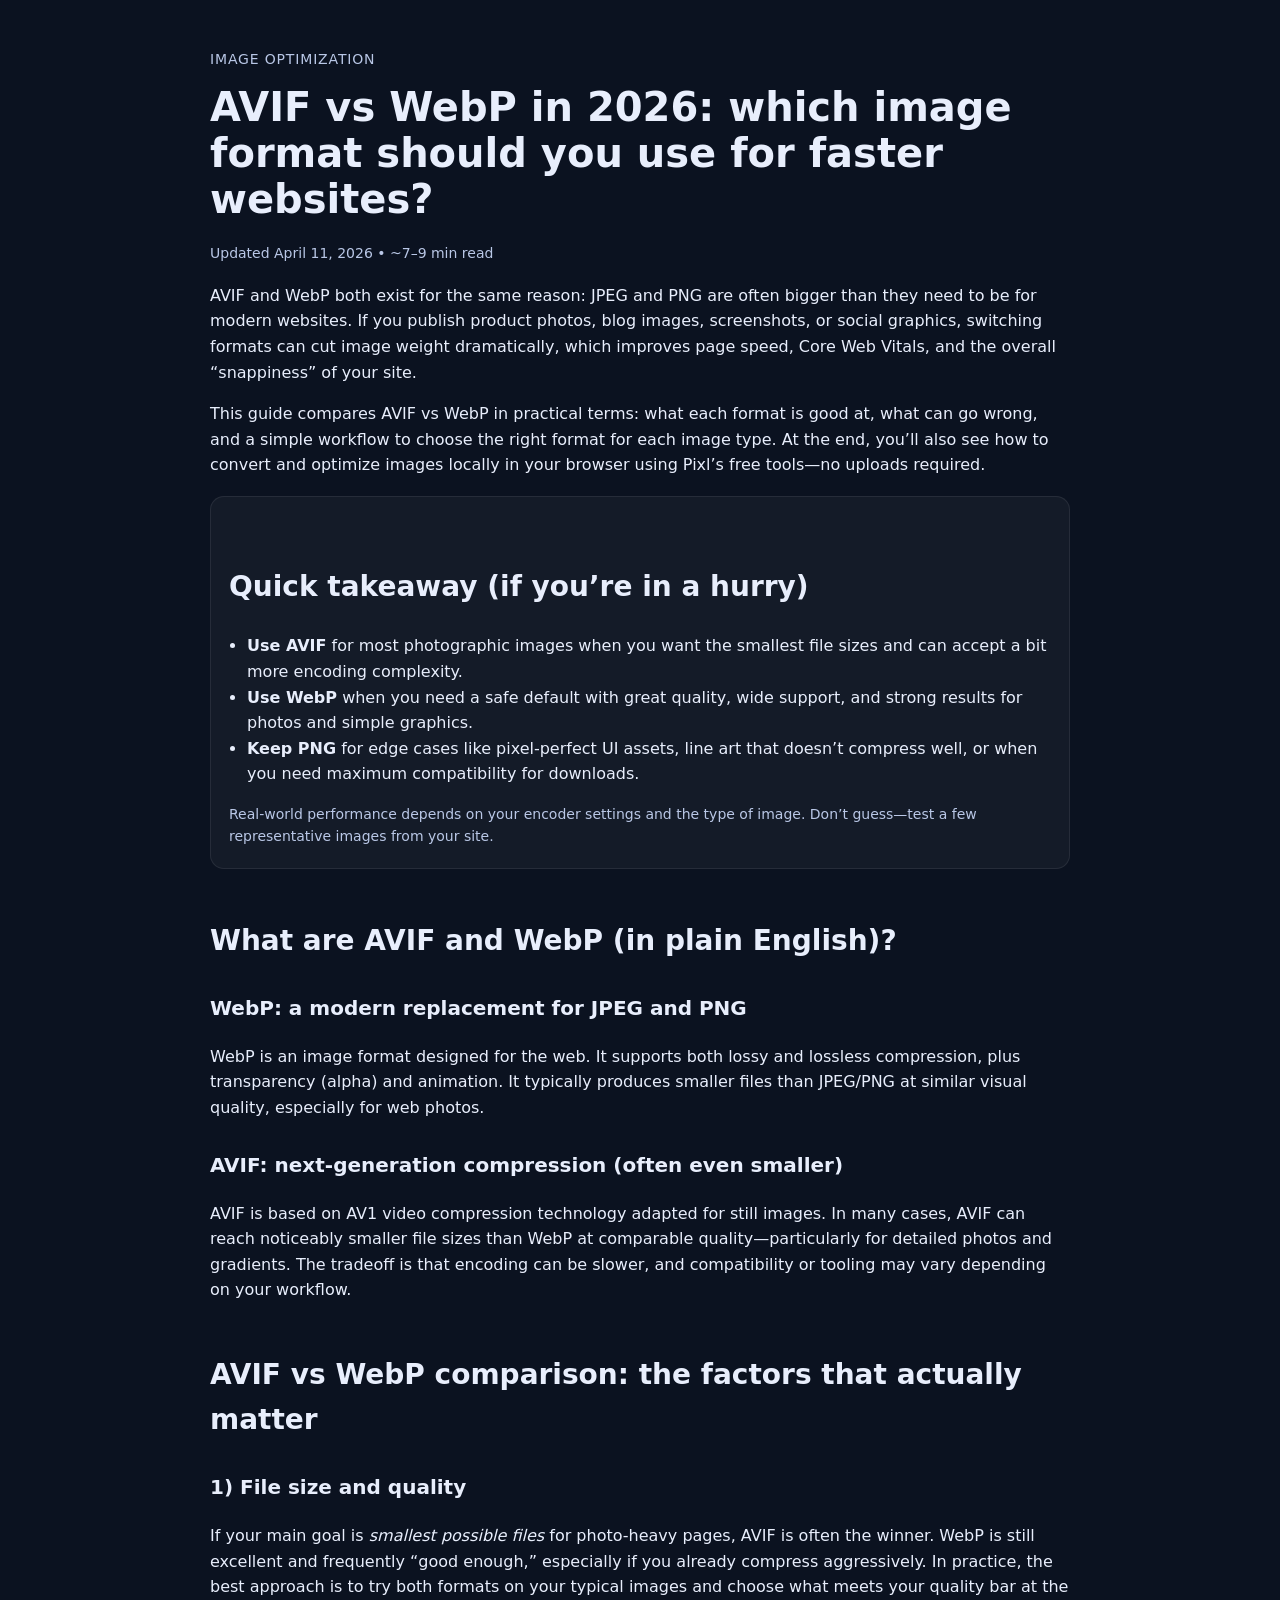
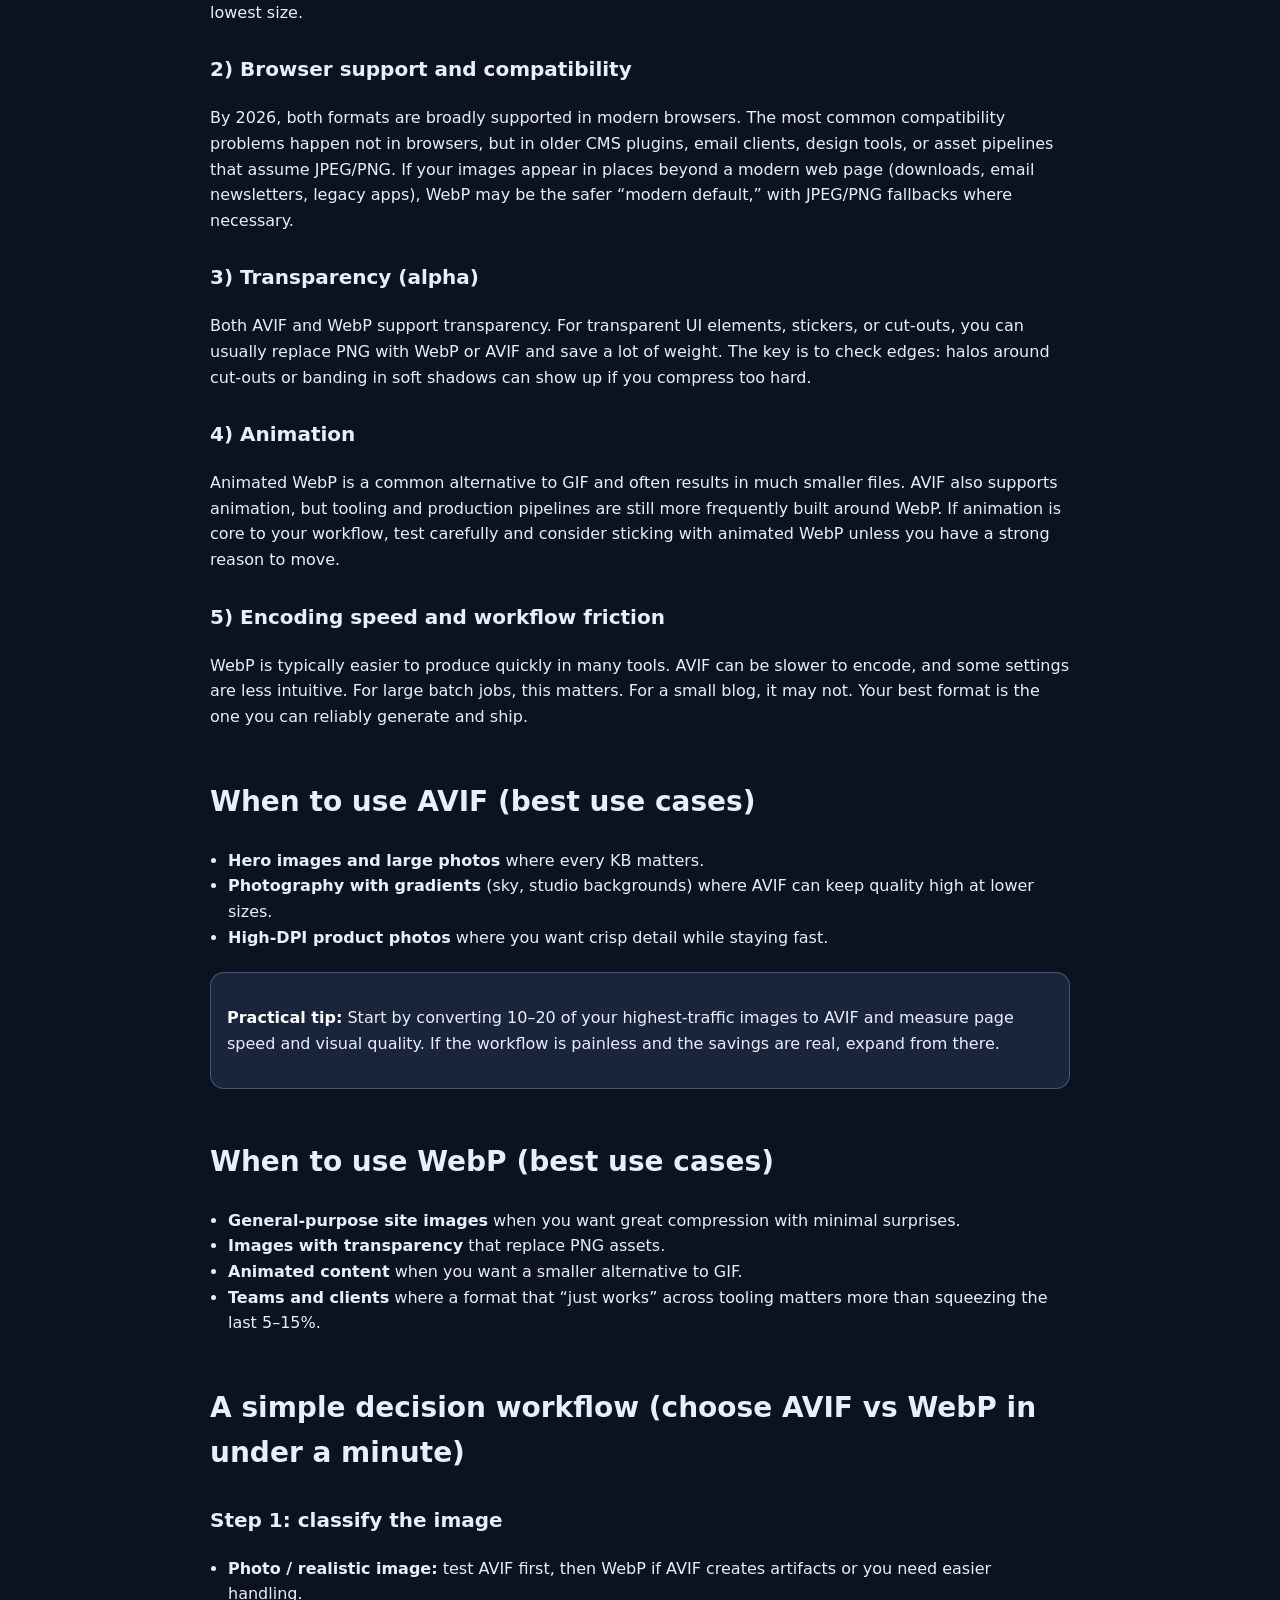
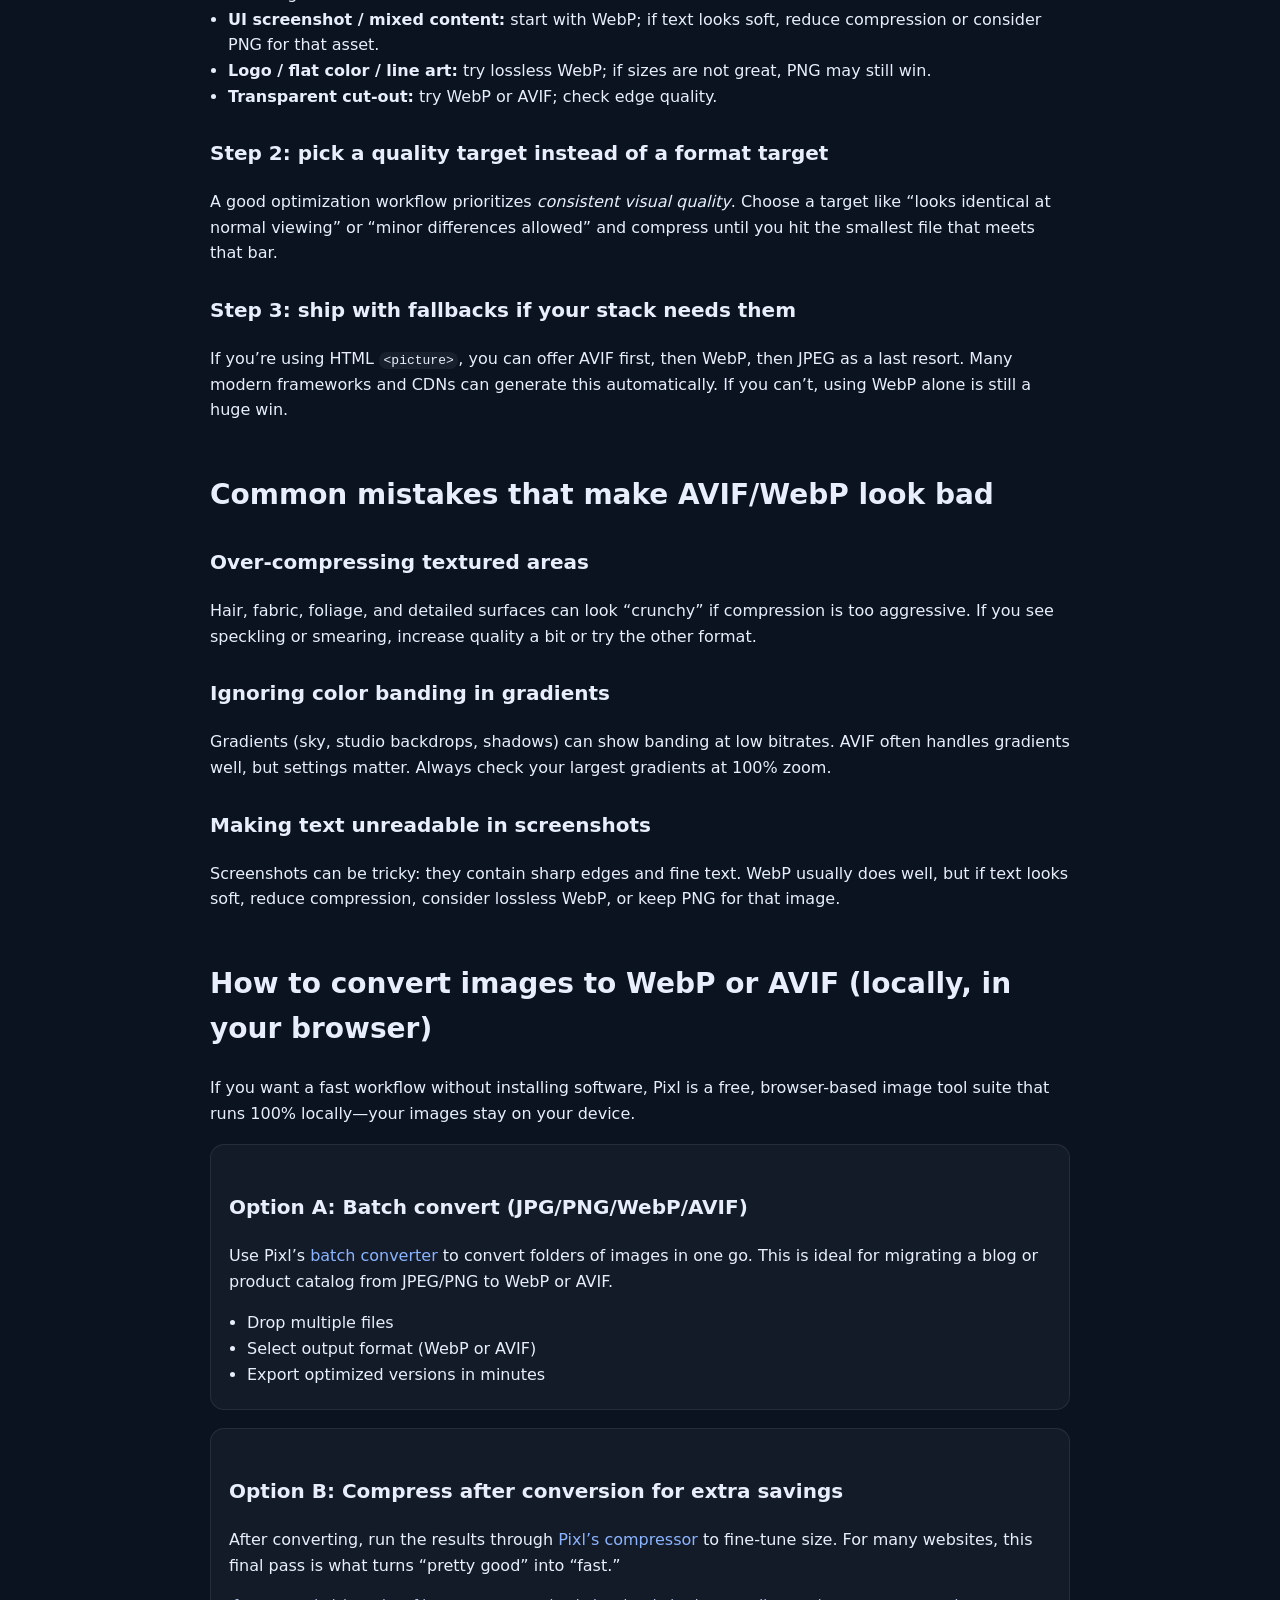
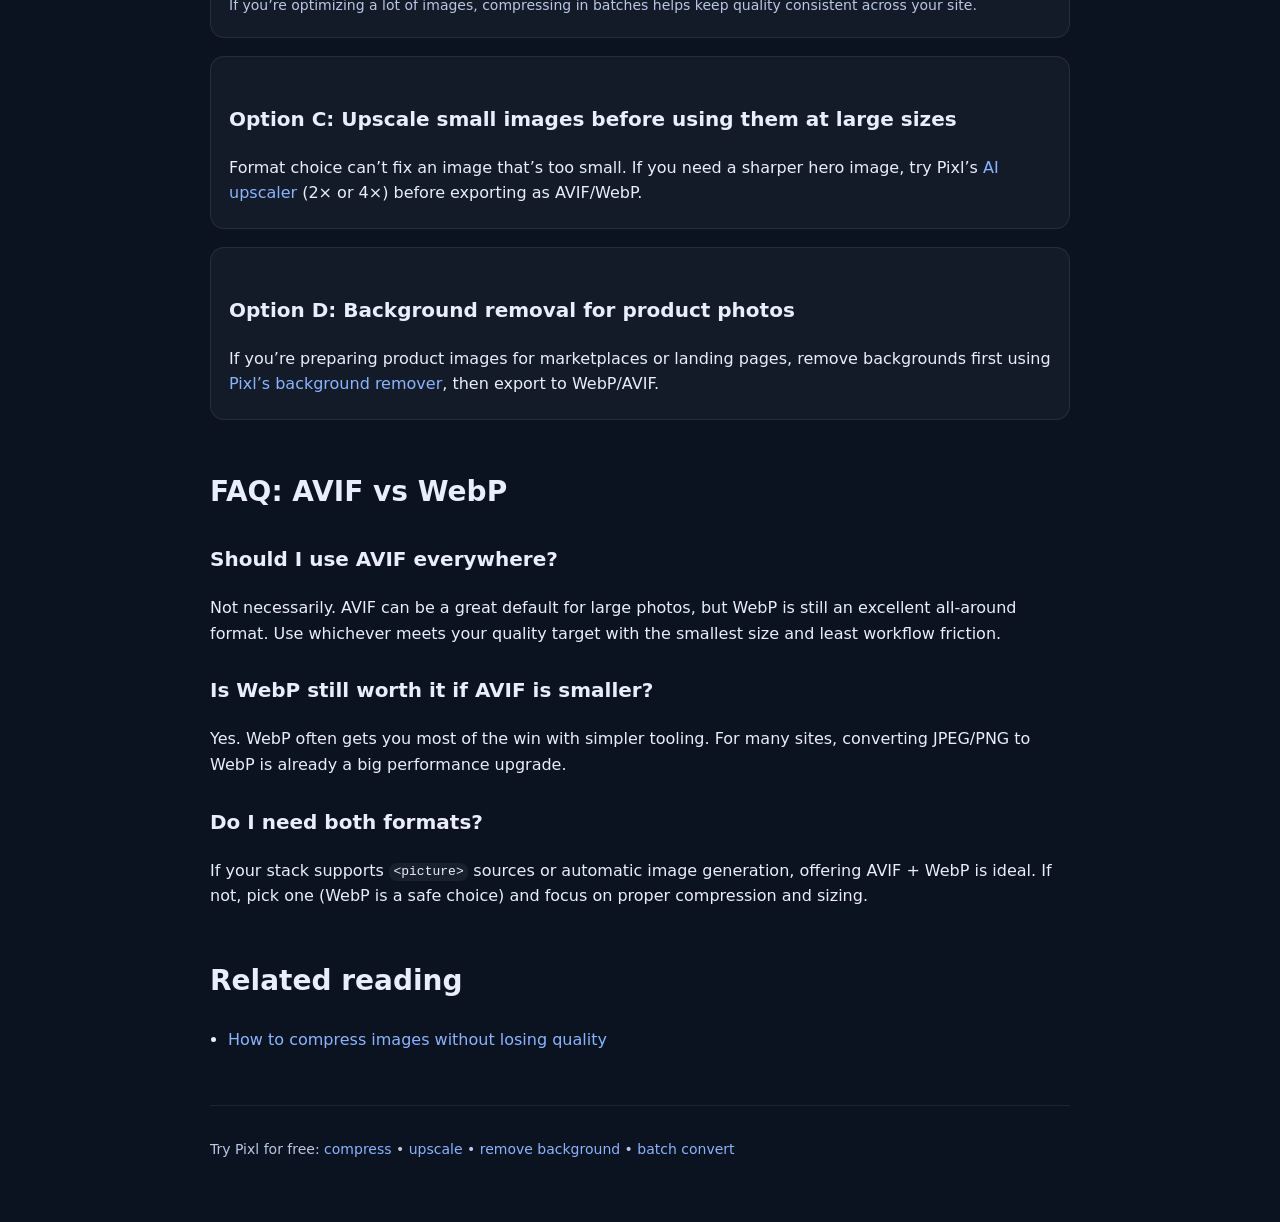
<file: blog/avif-vs-webp-2026/index.html>
<!doctype html>
<html lang="en">
<head>
  <meta charset="utf-8" />
  <meta name="viewport" content="width=device-width, initial-scale=1" />

  <title>AVIF vs WebP in 2026: Which Image Format Should You Use for Faster Websites?</title>
  <meta name="description" content="A practical AVIF vs WebP guide for 2026: quality, compression, transparency, animation, browser support, and a simple workflow to convert and optimize images locally in your browser." />
  <link rel="canonical" href="https://imgutil-five.vercel.app/blog/avif-vs-webp-2026/" />

  <meta property="og:type" content="article" />
  <meta property="og:title" content="AVIF vs WebP in 2026: Which Image Format Should You Use for Faster Websites?" />
  <meta property="og:description" content="Compare AVIF and WebP for web performance and image quality. Learn when to use each format and how to convert images locally in your browser." />
  <meta property="og:url" content="https://imgutil-five.vercel.app/blog/avif-vs-webp-2026/" />

  <meta name="twitter:card" content="summary_large_image" />

  <script type="application/ld+json">
  {
    "@context": "https://schema.org",
    "@type": "Article",
    "headline": "AVIF vs WebP in 2026: Which Image Format Should You Use for Faster Websites?",
    "description": "A practical AVIF vs WebP guide for 2026: quality, compression, transparency, animation, browser support, and a simple workflow to convert and optimize images locally in your browser.",
    "mainEntityOfPage": {
      "@type": "WebPage",
      "@id": "https://imgutil-five.vercel.app/blog/avif-vs-webp-2026/"
    },
    "author": {"@type": "Organization", "name": "Pixl"},
    "publisher": {"@type": "Organization", "name": "Pixl"},
    "datePublished": "2026-04-11",
    "dateModified": "2026-04-11"
  }
  </script>

  <style>
    body{font-family:ui-sans-serif,system-ui,-apple-system,Segoe UI,Roboto,Helvetica,Arial;line-height:1.6;margin:0;background:#0b1220;color:#e8eefc}
    main{max-width:860px;margin:0 auto;padding:48px 20px}
    a{color:#8ab4ff;text-decoration:none}
    a:hover{text-decoration:underline}
    .kicker{color:#b9c7e6;font-size:14px;letter-spacing:.06em;text-transform:uppercase}
    h1{line-height:1.15;margin:.35em 0 0.5em;font-size:40px}
    h2{margin-top:1.8em;font-size:28px}
    h3{margin-top:1.4em;font-size:20px}
    .card{background:rgba(255,255,255,.04);border:1px solid rgba(255,255,255,.08);border-radius:14px;padding:18px 18px 6px;margin:18px 0}
    code{background:rgba(255,255,255,.06);padding:.1em .35em;border-radius:8px}
    ul{padding-left:18px}
    .meta{color:#b9c7e6;font-size:14px;margin-bottom:18px}
    .cta{background:rgba(138,180,255,.12);border:1px solid rgba(138,180,255,.35);border-radius:14px;padding:16px 16px;margin:22px 0}
    .cta strong{color:#ffffff}
    .note{color:#b9c7e6;font-size:14px}
    footer{margin-top:52px;color:#b9c7e6;font-size:14px;border-top:1px solid rgba(255,255,255,.08);padding-top:18px}
  </style>
</head>
<body>
  <main>
    <div class="kicker">Image optimization</div>
    <h1>AVIF vs WebP in 2026: which image format should you use for faster websites?</h1>
    <div class="meta">Updated April 11, 2026 • ~7–9 min read</div>

    <p>AVIF and WebP both exist for the same reason: JPEG and PNG are often bigger than they need to be for modern websites. If you publish product photos, blog images, screenshots, or social graphics, switching formats can cut image weight dramatically, which improves page speed, Core Web Vitals, and the overall “snappiness” of your site.</p>

    <p>This guide compares AVIF vs WebP in practical terms: what each format is good at, what can go wrong, and a simple workflow to choose the right format for each image type. At the end, you’ll also see how to convert and optimize images locally in your browser using Pixl’s free tools—no uploads required.</p>

    <div class="card">
      <h2>Quick takeaway (if you’re in a hurry)</h2>
      <ul>
        <li><strong>Use AVIF</strong> for most photographic images when you want the smallest file sizes and can accept a bit more encoding complexity.</li>
        <li><strong>Use WebP</strong> when you need a safe default with great quality, wide support, and strong results for photos and simple graphics.</li>
        <li><strong>Keep PNG</strong> for edge cases like pixel-perfect UI assets, line art that doesn’t compress well, or when you need maximum compatibility for downloads.</li>
      </ul>
      <p class="note">Real-world performance depends on your encoder settings and the type of image. Don’t guess—test a few representative images from your site.</p>
    </div>

    <h2>What are AVIF and WebP (in plain English)?</h2>

    <h3>WebP: a modern replacement for JPEG and PNG</h3>
    <p>WebP is an image format designed for the web. It supports both lossy and lossless compression, plus transparency (alpha) and animation. It typically produces smaller files than JPEG/PNG at similar visual quality, especially for web photos.</p>

    <h3>AVIF: next-generation compression (often even smaller)</h3>
    <p>AVIF is based on AV1 video compression technology adapted for still images. In many cases, AVIF can reach noticeably smaller file sizes than WebP at comparable quality—particularly for detailed photos and gradients. The tradeoff is that encoding can be slower, and compatibility or tooling may vary depending on your workflow.</p>

    <h2>AVIF vs WebP comparison: the factors that actually matter</h2>

    <h3>1) File size and quality</h3>
    <p>If your main goal is <em>smallest possible files</em> for photo-heavy pages, AVIF is often the winner. WebP is still excellent and frequently “good enough,” especially if you already compress aggressively. In practice, the best approach is to try both formats on your typical images and choose what meets your quality bar at the lowest size.</p>

    <h3>2) Browser support and compatibility</h3>
    <p>By 2026, both formats are broadly supported in modern browsers. The most common compatibility problems happen not in browsers, but in older CMS plugins, email clients, design tools, or asset pipelines that assume JPEG/PNG. If your images appear in places beyond a modern web page (downloads, email newsletters, legacy apps), WebP may be the safer “modern default,” with JPEG/PNG fallbacks where necessary.</p>

    <h3>3) Transparency (alpha)</h3>
    <p>Both AVIF and WebP support transparency. For transparent UI elements, stickers, or cut-outs, you can usually replace PNG with WebP or AVIF and save a lot of weight. The key is to check edges: halos around cut-outs or banding in soft shadows can show up if you compress too hard.</p>

    <h3>4) Animation</h3>
    <p>Animated WebP is a common alternative to GIF and often results in much smaller files. AVIF also supports animation, but tooling and production pipelines are still more frequently built around WebP. If animation is core to your workflow, test carefully and consider sticking with animated WebP unless you have a strong reason to move.</p>

    <h3>5) Encoding speed and workflow friction</h3>
    <p>WebP is typically easier to produce quickly in many tools. AVIF can be slower to encode, and some settings are less intuitive. For large batch jobs, this matters. For a small blog, it may not. Your best format is the one you can reliably generate and ship.</p>

    <h2>When to use AVIF (best use cases)</h2>
    <ul>
      <li><strong>Hero images and large photos</strong> where every KB matters.</li>
      <li><strong>Photography with gradients</strong> (sky, studio backgrounds) where AVIF can keep quality high at lower sizes.</li>
      <li><strong>High-DPI product photos</strong> where you want crisp detail while staying fast.</li>
    </ul>

    <div class="cta">
      <p><strong>Practical tip:</strong> Start by converting 10–20 of your highest-traffic images to AVIF and measure page speed and visual quality. If the workflow is painless and the savings are real, expand from there.</p>
    </div>

    <h2>When to use WebP (best use cases)</h2>
    <ul>
      <li><strong>General-purpose site images</strong> when you want great compression with minimal surprises.</li>
      <li><strong>Images with transparency</strong> that replace PNG assets.</li>
      <li><strong>Animated content</strong> when you want a smaller alternative to GIF.</li>
      <li><strong>Teams and clients</strong> where a format that “just works” across tooling matters more than squeezing the last 5–15%.</li>
    </ul>

    <h2>A simple decision workflow (choose AVIF vs WebP in under a minute)</h2>

    <h3>Step 1: classify the image</h3>
    <ul>
      <li><strong>Photo / realistic image:</strong> test AVIF first, then WebP if AVIF creates artifacts or you need easier handling.</li>
      <li><strong>UI screenshot / mixed content:</strong> start with WebP; if text looks soft, reduce compression or consider PNG for that asset.</li>
      <li><strong>Logo / flat color / line art:</strong> try lossless WebP; if sizes are not great, PNG may still win.</li>
      <li><strong>Transparent cut-out:</strong> try WebP or AVIF; check edge quality.</li>
    </ul>

    <h3>Step 2: pick a quality target instead of a format target</h3>
    <p>A good optimization workflow prioritizes <em>consistent visual quality</em>. Choose a target like “looks identical at normal viewing” or “minor differences allowed” and compress until you hit the smallest file that meets that bar.</p>

    <h3>Step 3: ship with fallbacks if your stack needs them</h3>
    <p>If you’re using HTML <code>&lt;picture&gt;</code>, you can offer AVIF first, then WebP, then JPEG as a last resort. Many modern frameworks and CDNs can generate this automatically. If you can’t, using WebP alone is still a huge win.</p>

    <h2>Common mistakes that make AVIF/WebP look bad</h2>

    <h3>Over-compressing textured areas</h3>
    <p>Hair, fabric, foliage, and detailed surfaces can look “crunchy” if compression is too aggressive. If you see speckling or smearing, increase quality a bit or try the other format.</p>

    <h3>Ignoring color banding in gradients</h3>
    <p>Gradients (sky, studio backdrops, shadows) can show banding at low bitrates. AVIF often handles gradients well, but settings matter. Always check your largest gradients at 100% zoom.</p>

    <h3>Making text unreadable in screenshots</h3>
    <p>Screenshots can be tricky: they contain sharp edges and fine text. WebP usually does well, but if text looks soft, reduce compression, consider lossless WebP, or keep PNG for that image.</p>

    <h2>How to convert images to WebP or AVIF (locally, in your browser)</h2>
    <p>If you want a fast workflow without installing software, Pixl is a free, browser-based image tool suite that runs 100% locally—your images stay on your device.</p>

    <div class="card">
      <h3>Option A: Batch convert (JPG/PNG/WebP/AVIF)</h3>
      <p>Use Pixl’s <a href="/convert">batch converter</a> to convert folders of images in one go. This is ideal for migrating a blog or product catalog from JPEG/PNG to WebP or AVIF.</p>
      <ul>
        <li>Drop multiple files</li>
        <li>Select output format (WebP or AVIF)</li>
        <li>Export optimized versions in minutes</li>
      </ul>
    </div>

    <div class="card">
      <h3>Option B: Compress after conversion for extra savings</h3>
      <p>After converting, run the results through <a href="/compress">Pixl’s compressor</a> to fine-tune size. For many websites, this final pass is what turns “pretty good” into “fast.”</p>
      <p class="note">If you’re optimizing a lot of images, compressing in batches helps keep quality consistent across your site.</p>
    </div>

    <div class="card">
      <h3>Option C: Upscale small images before using them at large sizes</h3>
      <p>Format choice can’t fix an image that’s too small. If you need a sharper hero image, try Pixl’s <a href="/upscale">AI upscaler</a> (2× or 4×) before exporting as AVIF/WebP.</p>
    </div>

    <div class="card">
      <h3>Option D: Background removal for product photos</h3>
      <p>If you’re preparing product images for marketplaces or landing pages, remove backgrounds first using <a href="/removebg">Pixl’s background remover</a>, then export to WebP/AVIF.</p>
    </div>

    <h2>FAQ: AVIF vs WebP</h2>

    <h3>Should I use AVIF everywhere?</h3>
    <p>Not necessarily. AVIF can be a great default for large photos, but WebP is still an excellent all-around format. Use whichever meets your quality target with the smallest size and least workflow friction.</p>

    <h3>Is WebP still worth it if AVIF is smaller?</h3>
    <p>Yes. WebP often gets you most of the win with simpler tooling. For many sites, converting JPEG/PNG to WebP is already a big performance upgrade.</p>

    <h3>Do I need both formats?</h3>
    <p>If your stack supports <code>&lt;picture&gt;</code> sources or automatic image generation, offering AVIF + WebP is ideal. If not, pick one (WebP is a safe choice) and focus on proper compression and sizing.</p>

    <h2>Related reading</h2>
    <ul>
      <li><a href="/blog/compress-images-without-losing-quality/">How to compress images without losing quality</a></li>
    </ul>

    <footer>
      <p>Try Pixl for free: <a href="/compress">compress</a> • <a href="/upscale">upscale</a> • <a href="/removebg">remove background</a> • <a href="/convert">batch convert</a></p>
    </footer>
  </main>
</body>
</html>
</file>
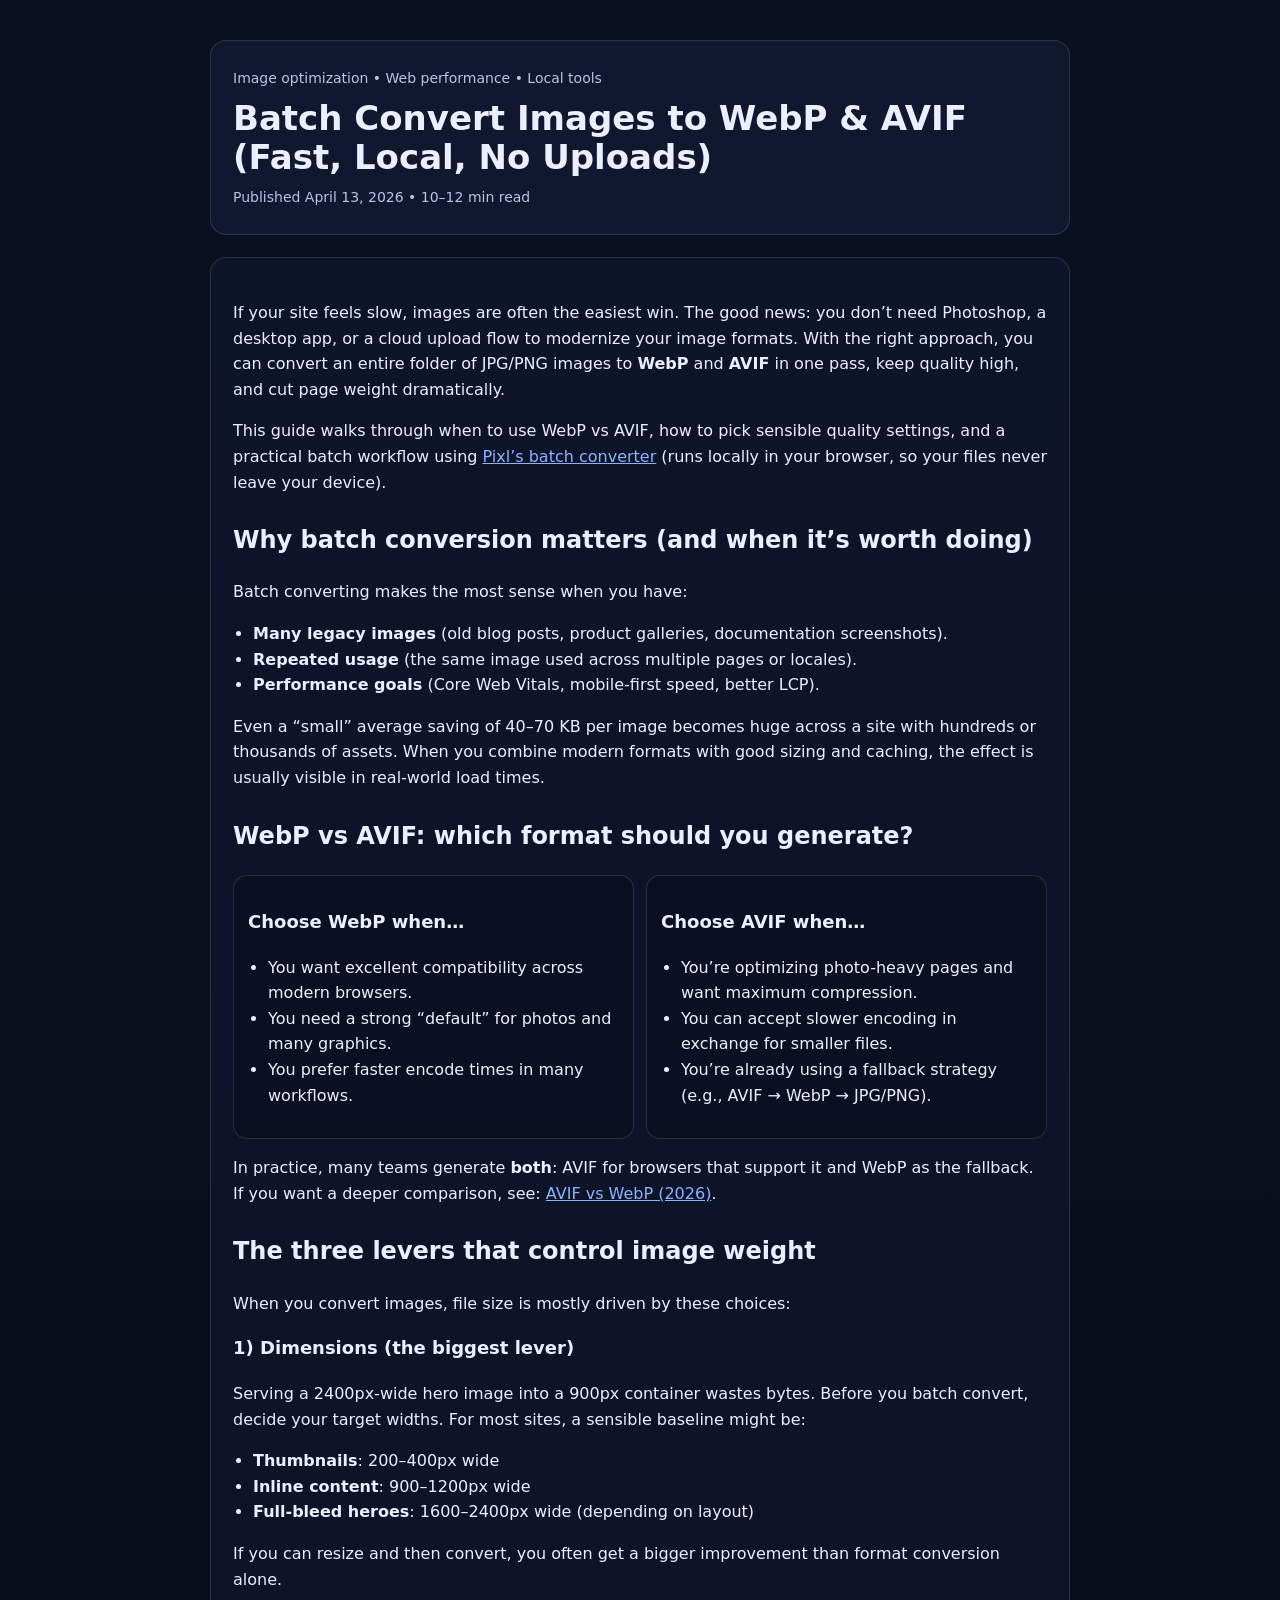
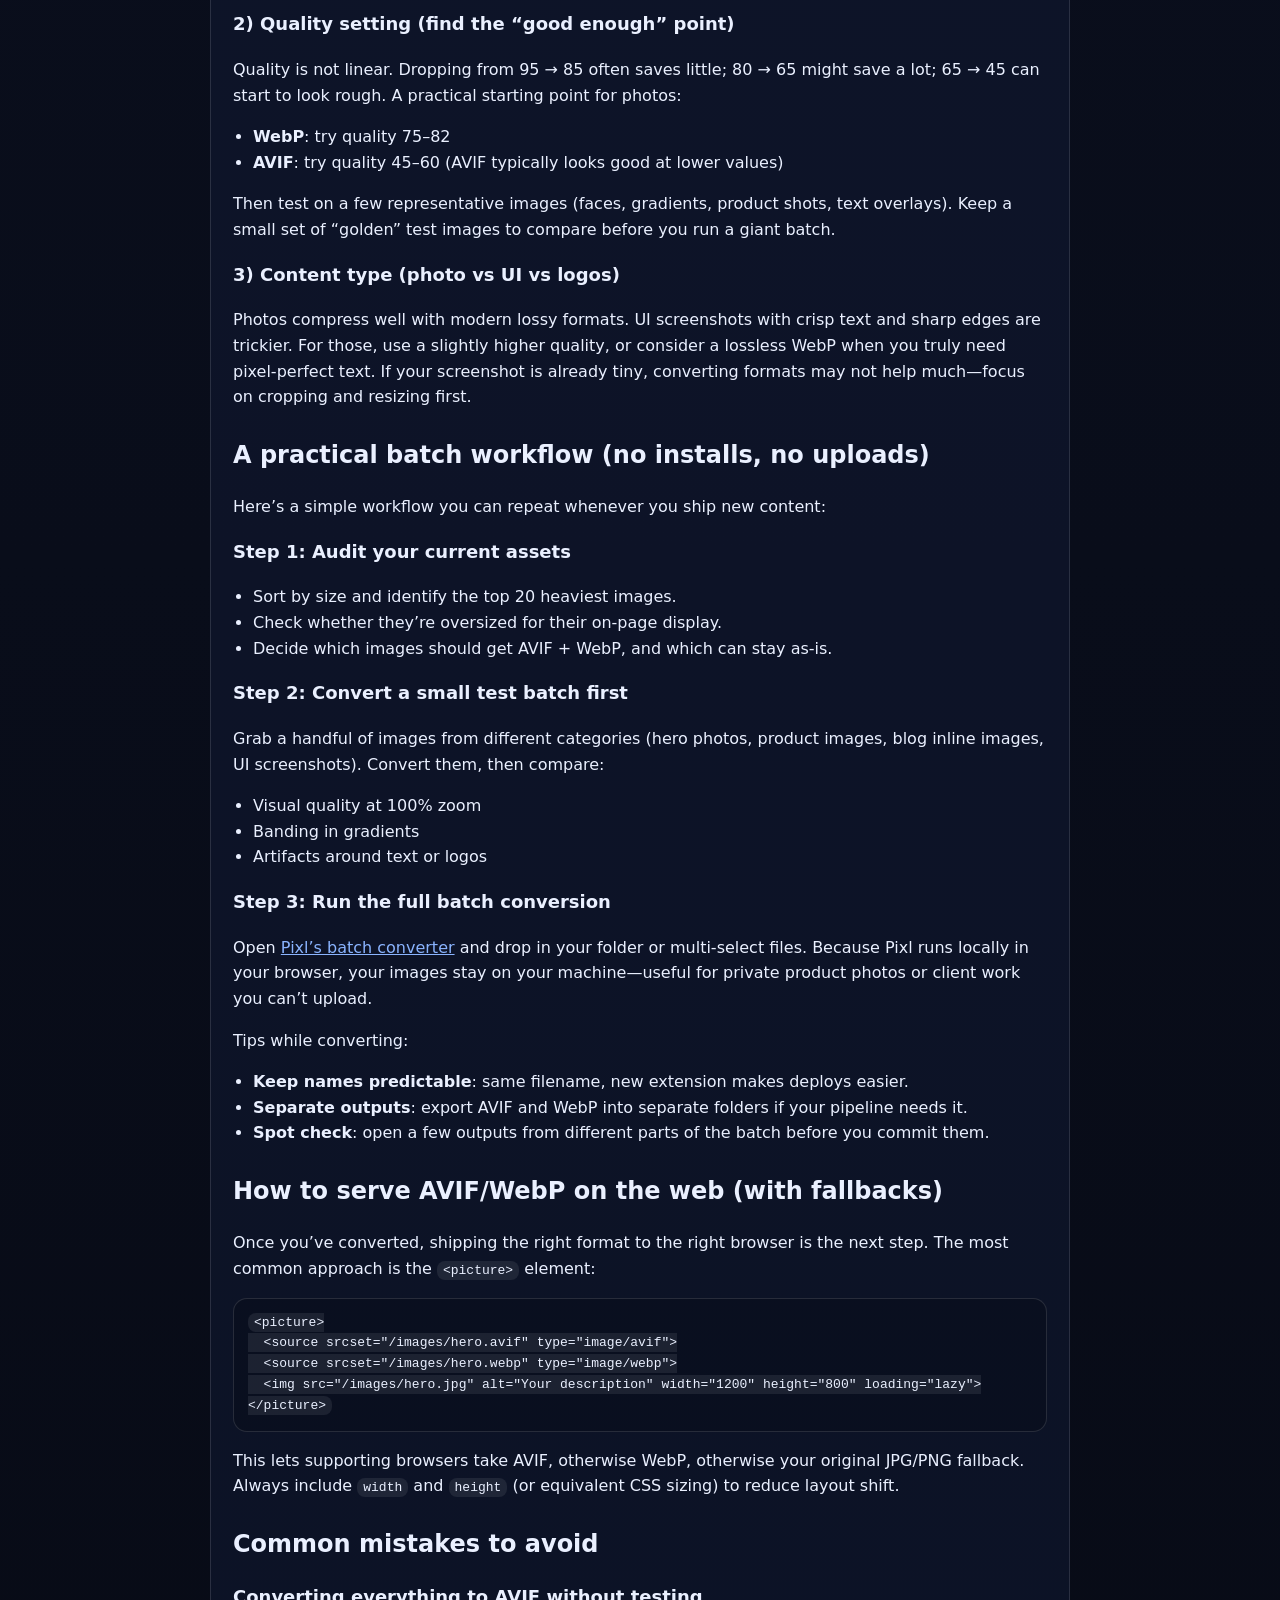
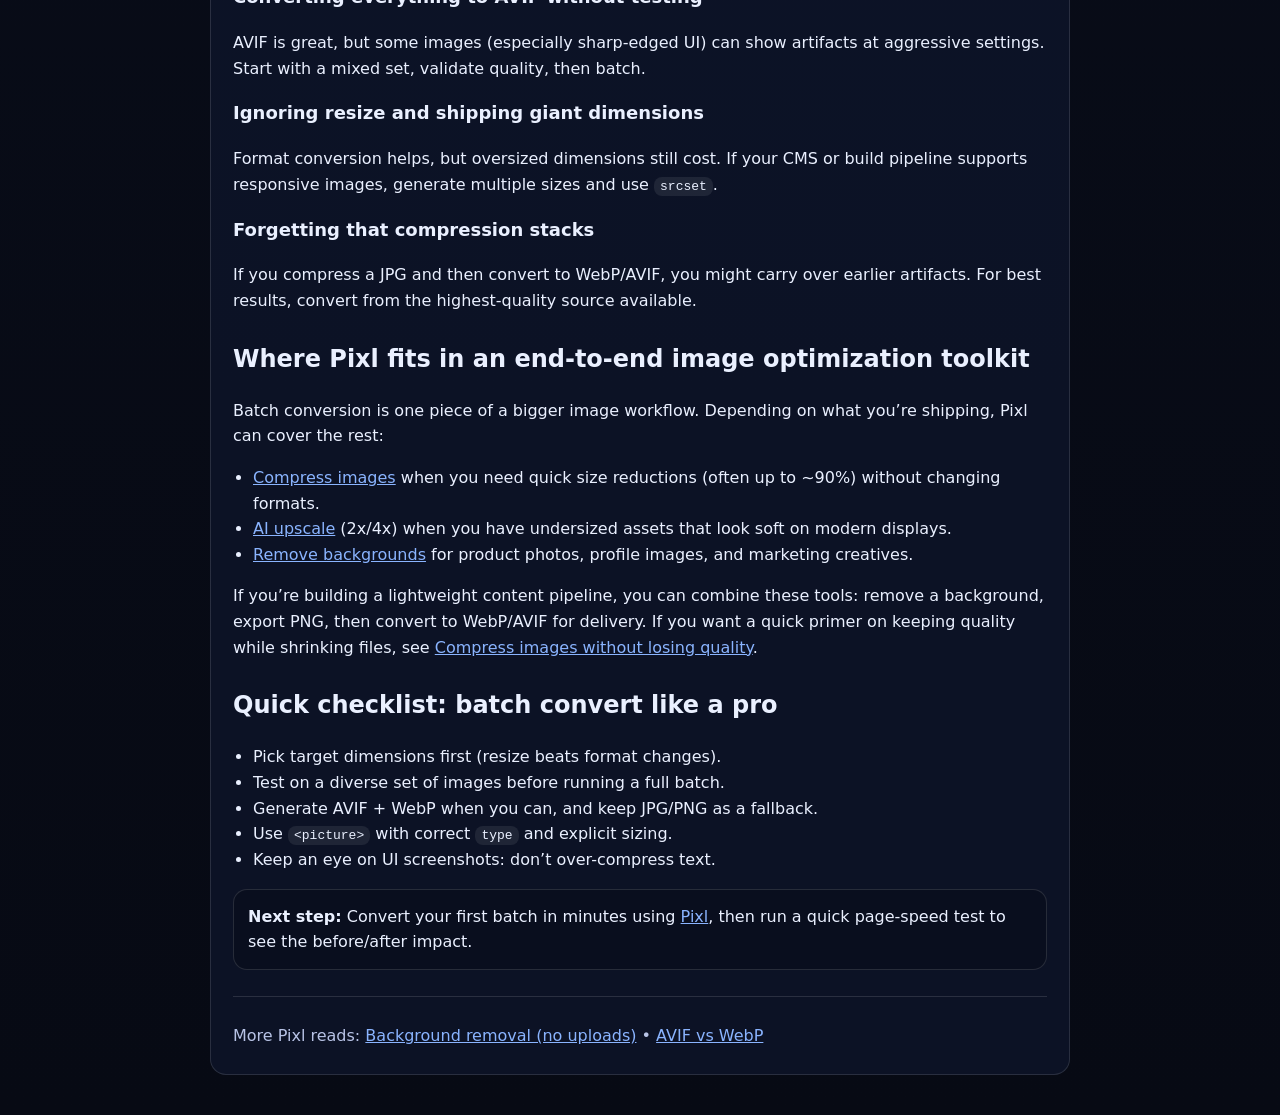
<file: blog/batch-convert-images-to-webp-and-avif/index.html>
<!doctype html>
<html lang="en">
<head>
  <meta charset="utf-8" />
  <meta name="viewport" content="width=device-width, initial-scale=1" />

  <title>Batch Convert Images to WebP & AVIF (Fast, Local, No Uploads) | Pixl</title>
  <meta name="description" content="Learn how to batch convert images to WebP and AVIF for faster websites. Includes quality settings, when to use WebP vs AVIF, and a free local workflow with Pixl (no uploads)." />
  <link rel="canonical" href="https://imgutil-five.vercel.app/blog/batch-convert-images-to-webp-and-avif/" />

  <meta property="og:type" content="article" />
  <meta property="og:title" content="Batch Convert Images to WebP & AVIF (Fast, Local, No Uploads)" />
  <meta property="og:description" content="A practical guide to bulk converting JPG/PNG to WebP and AVIF, choosing quality settings, and shipping faster images—without installing software or uploading files." />
  <meta property="og:url" content="https://imgutil-five.vercel.app/blog/batch-convert-images-to-webp-and-avif/" />

  <meta name="twitter:card" content="summary" />
  <meta name="twitter:title" content="Batch Convert Images to WebP & AVIF (Fast, Local, No Uploads)" />
  <meta name="twitter:description" content="A practical guide to bulk converting JPG/PNG to WebP and AVIF, choosing quality settings, and shipping faster images—without installing software or uploading files." />

  <script type="application/ld+json">
  {
    "@context": "https://schema.org",
    "@type": "Article",
    "headline": "Batch Convert Images to WebP & AVIF (Fast, Local, No Uploads)",
    "description": "Learn how to batch convert images to WebP and AVIF for faster websites. Includes quality settings, when to use WebP vs AVIF, and a free local workflow with Pixl (no uploads).",
    "author": {"@type": "Organization", "name": "Pixl"},
    "publisher": {"@type": "Organization", "name": "Pixl"},
    "mainEntityOfPage": "https://imgutil-five.vercel.app/blog/batch-convert-images-to-webp-and-avif/",
    "datePublished": "2026-04-13",
    "dateModified": "2026-04-13"
  }
  </script>

  <style>
    :root{--bg:#0b1020;--card:#121a33;--text:#eaf0ff;--muted:#b8c3e6;--link:#8ab4ff;--border:rgba(255,255,255,.12)}
    *{box-sizing:border-box}
    body{margin:0;font-family:ui-sans-serif,system-ui,-apple-system,Segoe UI,Roboto,Arial;line-height:1.6;background:linear-gradient(180deg,var(--bg),#070a14);color:var(--text)}
    .wrap{max-width:900px;margin:0 auto;padding:40px 20px}
    header{padding:26px 22px;border:1px solid var(--border);background:rgba(18,26,51,.85);border-radius:16px}
    .kicker{color:var(--muted);font-size:14px;margin:0 0 10px}
    h1{margin:0 0 8px;font-size:34px;line-height:1.15}
    .meta{color:var(--muted);font-size:14px;margin:0}
    article{margin-top:22px;padding:26px 22px;border:1px solid var(--border);background:rgba(18,26,51,.55);border-radius:16px}
    h2{margin-top:26px;font-size:24px}
    h3{margin-top:18px;font-size:18px}
    a{color:var(--link)}
    code{background:rgba(255,255,255,.08);padding:2px 6px;border-radius:8px}
    .callout{border:1px solid var(--border);border-radius:14px;padding:14px 14px;background:rgba(0,0,0,.18)}
    ul{padding-left:20px}
    .grid{display:grid;grid-template-columns:1fr;gap:12px}
    @media(min-width:860px){.grid{grid-template-columns:1fr 1fr}}
  </style>
</head>
<body>
  <div class="wrap">
    <header>
      <p class="kicker">Image optimization • Web performance • Local tools</p>
      <h1>Batch Convert Images to WebP &amp; AVIF (Fast, Local, No Uploads)</h1>
      <p class="meta">Published April 13, 2026 • 10–12 min read</p>
    </header>

    <article>
      <p>If your site feels slow, images are often the easiest win. The good news: you don’t need Photoshop, a desktop app, or a cloud upload flow to modernize your image formats. With the right approach, you can convert an entire folder of JPG/PNG images to <strong>WebP</strong> and <strong>AVIF</strong> in one pass, keep quality high, and cut page weight dramatically.</p>

      <p>This guide walks through when to use WebP vs AVIF, how to pick sensible quality settings, and a practical batch workflow using <a href="https://imgutil-five.vercel.app/convert">Pixl’s batch converter</a> (runs locally in your browser, so your files never leave your device).</p>

      <h2>Why batch conversion matters (and when it’s worth doing)</h2>
      <p>Batch converting makes the most sense when you have:</p>
      <ul>
        <li><strong>Many legacy images</strong> (old blog posts, product galleries, documentation screenshots).</li>
        <li><strong>Repeated usage</strong> (the same image used across multiple pages or locales).</li>
        <li><strong>Performance goals</strong> (Core Web Vitals, mobile-first speed, better LCP).</li>
      </ul>
      <p>Even a “small” average saving of 40–70 KB per image becomes huge across a site with hundreds or thousands of assets. When you combine modern formats with good sizing and caching, the effect is usually visible in real-world load times.</p>

      <h2>WebP vs AVIF: which format should you generate?</h2>
      <div class="grid">
        <div class="callout">
          <h3>Choose WebP when…</h3>
          <ul>
            <li>You want excellent compatibility across modern browsers.</li>
            <li>You need a strong “default” for photos and many graphics.</li>
            <li>You prefer faster encode times in many workflows.</li>
          </ul>
        </div>
        <div class="callout">
          <h3>Choose AVIF when…</h3>
          <ul>
            <li>You’re optimizing photo-heavy pages and want maximum compression.</li>
            <li>You can accept slower encoding in exchange for smaller files.</li>
            <li>You’re already using a fallback strategy (e.g., AVIF → WebP → JPG/PNG).</li>
          </ul>
        </div>
      </div>

      <p>In practice, many teams generate <strong>both</strong>: AVIF for browsers that support it and WebP as the fallback. If you want a deeper comparison, see: <a href="https://imgutil-five.vercel.app/blog/avif-vs-webp-2026/">AVIF vs WebP (2026)</a>.</p>

      <h2>The three levers that control image weight</h2>
      <p>When you convert images, file size is mostly driven by these choices:</p>

      <h3>1) Dimensions (the biggest lever)</h3>
      <p>Serving a 2400px-wide hero image into a 900px container wastes bytes. Before you batch convert, decide your target widths. For most sites, a sensible baseline might be:</p>
      <ul>
        <li><strong>Thumbnails</strong>: 200–400px wide</li>
        <li><strong>Inline content</strong>: 900–1200px wide</li>
        <li><strong>Full-bleed heroes</strong>: 1600–2400px wide (depending on layout)</li>
      </ul>
      <p>If you can resize and then convert, you often get a bigger improvement than format conversion alone.</p>

      <h3>2) Quality setting (find the “good enough” point)</h3>
      <p>Quality is not linear. Dropping from 95 → 85 often saves little; 80 → 65 might save a lot; 65 → 45 can start to look rough. A practical starting point for photos:</p>
      <ul>
        <li><strong>WebP</strong>: try quality 75–82</li>
        <li><strong>AVIF</strong>: try quality 45–60 (AVIF typically looks good at lower values)</li>
      </ul>
      <p>Then test on a few representative images (faces, gradients, product shots, text overlays). Keep a small set of “golden” test images to compare before you run a giant batch.</p>

      <h3>3) Content type (photo vs UI vs logos)</h3>
      <p>Photos compress well with modern lossy formats. UI screenshots with crisp text and sharp edges are trickier. For those, use a slightly higher quality, or consider a lossless WebP when you truly need pixel-perfect text. If your screenshot is already tiny, converting formats may not help much—focus on cropping and resizing first.</p>

      <h2>A practical batch workflow (no installs, no uploads)</h2>
      <p>Here’s a simple workflow you can repeat whenever you ship new content:</p>

      <h3>Step 1: Audit your current assets</h3>
      <ul>
        <li>Sort by size and identify the top 20 heaviest images.</li>
        <li>Check whether they’re oversized for their on-page display.</li>
        <li>Decide which images should get AVIF + WebP, and which can stay as-is.</li>
      </ul>

      <h3>Step 2: Convert a small test batch first</h3>
      <p>Grab a handful of images from different categories (hero photos, product images, blog inline images, UI screenshots). Convert them, then compare:</p>
      <ul>
        <li>Visual quality at 100% zoom</li>
        <li>Banding in gradients</li>
        <li>Artifacts around text or logos</li>
      </ul>

      <h3>Step 3: Run the full batch conversion</h3>
      <p>Open <a href="https://imgutil-five.vercel.app/convert">Pixl’s batch converter</a> and drop in your folder or multi-select files. Because Pixl runs locally in your browser, your images stay on your machine—useful for private product photos or client work you can’t upload.</p>

      <p>Tips while converting:</p>
      <ul>
        <li><strong>Keep names predictable</strong>: same filename, new extension makes deploys easier.</li>
        <li><strong>Separate outputs</strong>: export AVIF and WebP into separate folders if your pipeline needs it.</li>
        <li><strong>Spot check</strong>: open a few outputs from different parts of the batch before you commit them.</li>
      </ul>

      <h2>How to serve AVIF/WebP on the web (with fallbacks)</h2>
      <p>Once you’ve converted, shipping the right format to the right browser is the next step. The most common approach is the <code>&lt;picture&gt;</code> element:</p>

      <pre class="callout"><code>&lt;picture&gt;
  &lt;source srcset="/images/hero.avif" type="image/avif"&gt;
  &lt;source srcset="/images/hero.webp" type="image/webp"&gt;
  &lt;img src="/images/hero.jpg" alt="Your description" width="1200" height="800" loading="lazy"&gt;
&lt;/picture&gt;
</code></pre>

      <p>This lets supporting browsers take AVIF, otherwise WebP, otherwise your original JPG/PNG fallback. Always include <code>width</code> and <code>height</code> (or equivalent CSS sizing) to reduce layout shift.</p>

      <h2>Common mistakes to avoid</h2>
      <h3>Converting everything to AVIF without testing</h3>
      <p>AVIF is great, but some images (especially sharp-edged UI) can show artifacts at aggressive settings. Start with a mixed set, validate quality, then batch.</p>

      <h3>Ignoring resize and shipping giant dimensions</h3>
      <p>Format conversion helps, but oversized dimensions still cost. If your CMS or build pipeline supports responsive images, generate multiple sizes and use <code>srcset</code>.</p>

      <h3>Forgetting that compression stacks</h3>
      <p>If you compress a JPG and then convert to WebP/AVIF, you might carry over earlier artifacts. For best results, convert from the highest-quality source available.</p>

      <h2>Where Pixl fits in an end-to-end image optimization toolkit</h2>
      <p>Batch conversion is one piece of a bigger image workflow. Depending on what you’re shipping, Pixl can cover the rest:</p>
      <ul>
        <li><a href="https://imgutil-five.vercel.app/compress">Compress images</a> when you need quick size reductions (often up to ~90%) without changing formats.</li>
        <li><a href="https://imgutil-five.vercel.app/upscale">AI upscale</a> (2x/4x) when you have undersized assets that look soft on modern displays.</li>
        <li><a href="https://imgutil-five.vercel.app/removebg">Remove backgrounds</a> for product photos, profile images, and marketing creatives.</li>
      </ul>

      <p>If you’re building a lightweight content pipeline, you can combine these tools: remove a background, export PNG, then convert to WebP/AVIF for delivery. If you want a quick primer on keeping quality while shrinking files, see <a href="https://imgutil-five.vercel.app/blog/compress-images-without-losing-quality/">Compress images without losing quality</a>.</p>

      <h2>Quick checklist: batch convert like a pro</h2>
      <ul>
        <li>Pick target dimensions first (resize beats format changes).</li>
        <li>Test on a diverse set of images before running a full batch.</li>
        <li>Generate AVIF + WebP when you can, and keep JPG/PNG as a fallback.</li>
        <li>Use <code>&lt;picture&gt;</code> with correct <code>type</code> and explicit sizing.</li>
        <li>Keep an eye on UI screenshots: don’t over-compress text.</li>
      </ul>

      <p class="callout"><strong>Next step:</strong> Convert your first batch in minutes using <a href="https://imgutil-five.vercel.app/convert">Pixl</a>, then run a quick page-speed test to see the before/after impact.</p>

      <hr style="border:0;border-top:1px solid var(--border);margin:26px 0" />
      <p style="color:var(--muted);margin:0">More Pixl reads: <a href="https://imgutil-five.vercel.app/blog/remove-background-online-free-no-uploads/">Background removal (no uploads)</a> • <a href="https://imgutil-five.vercel.app/blog/avif-vs-webp-2026/">AVIF vs WebP</a></p>
    </article>
  </div>
</body>
</html>
</file>
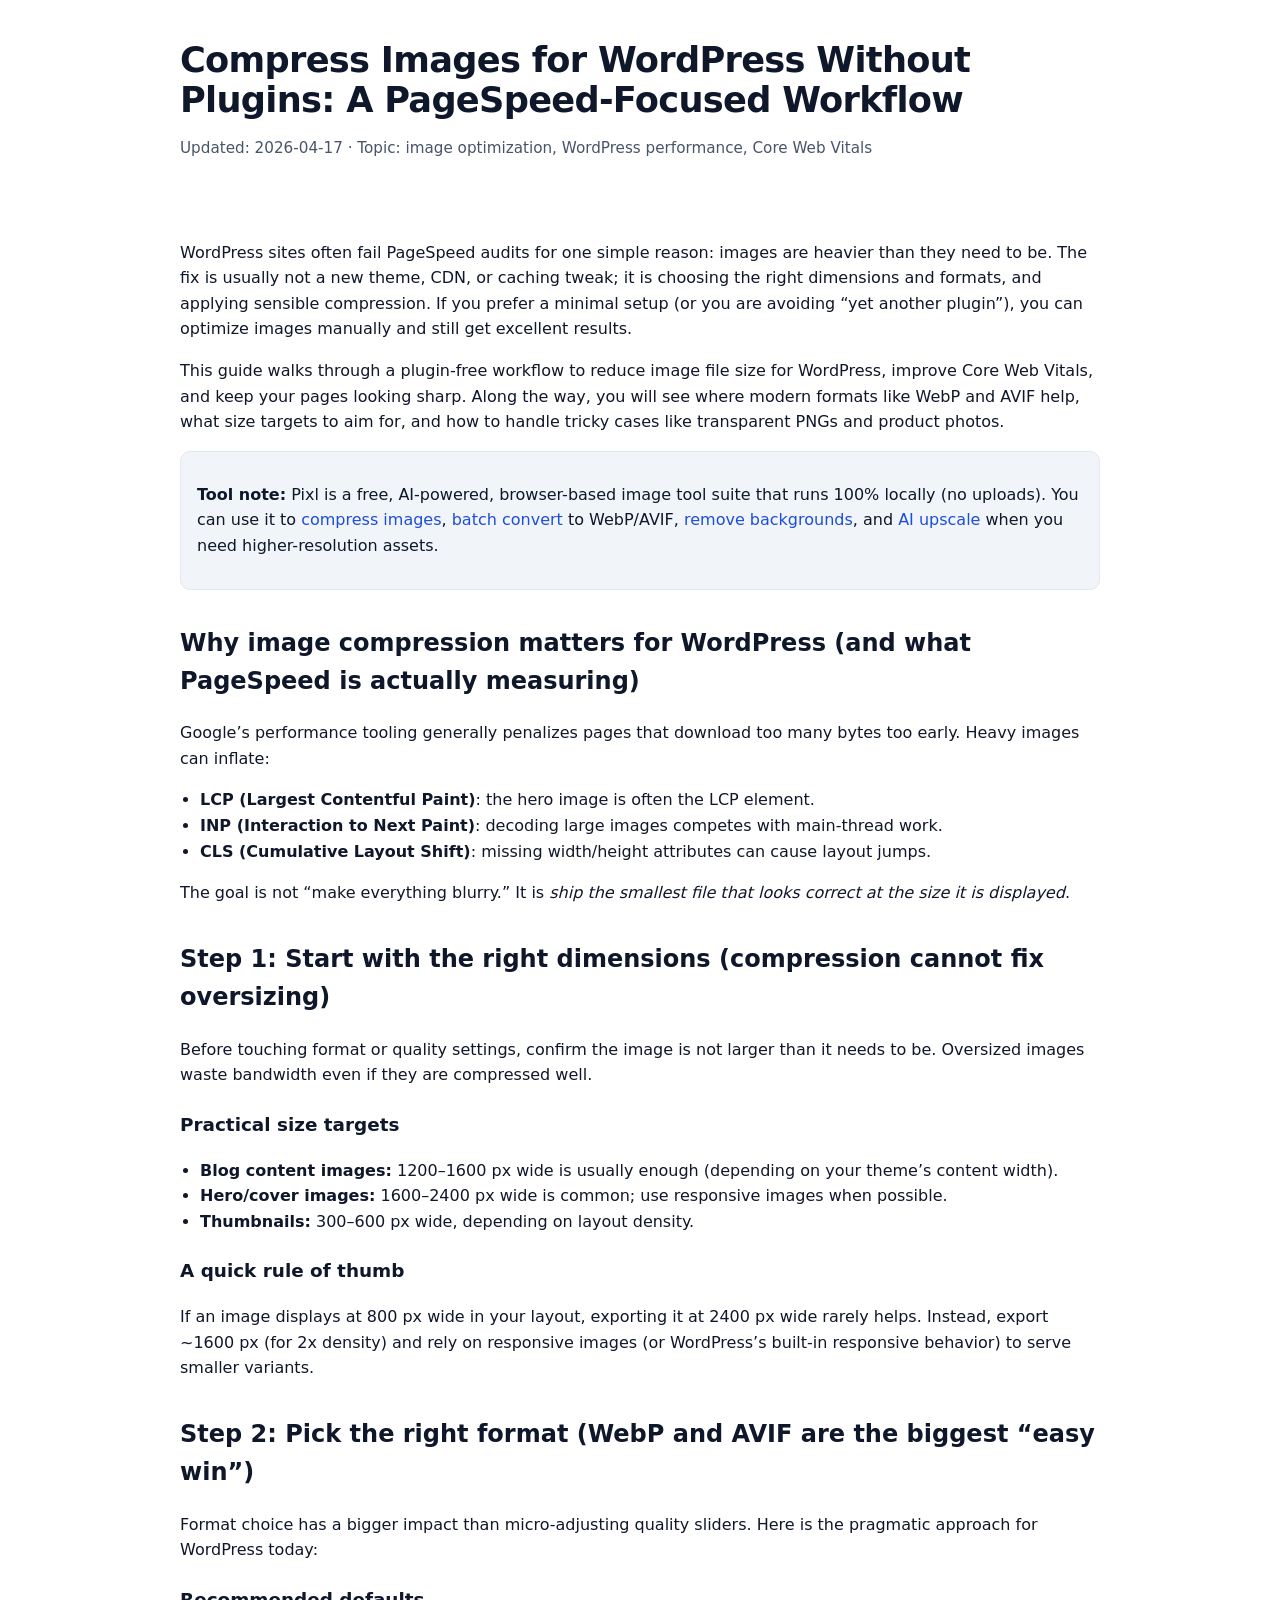
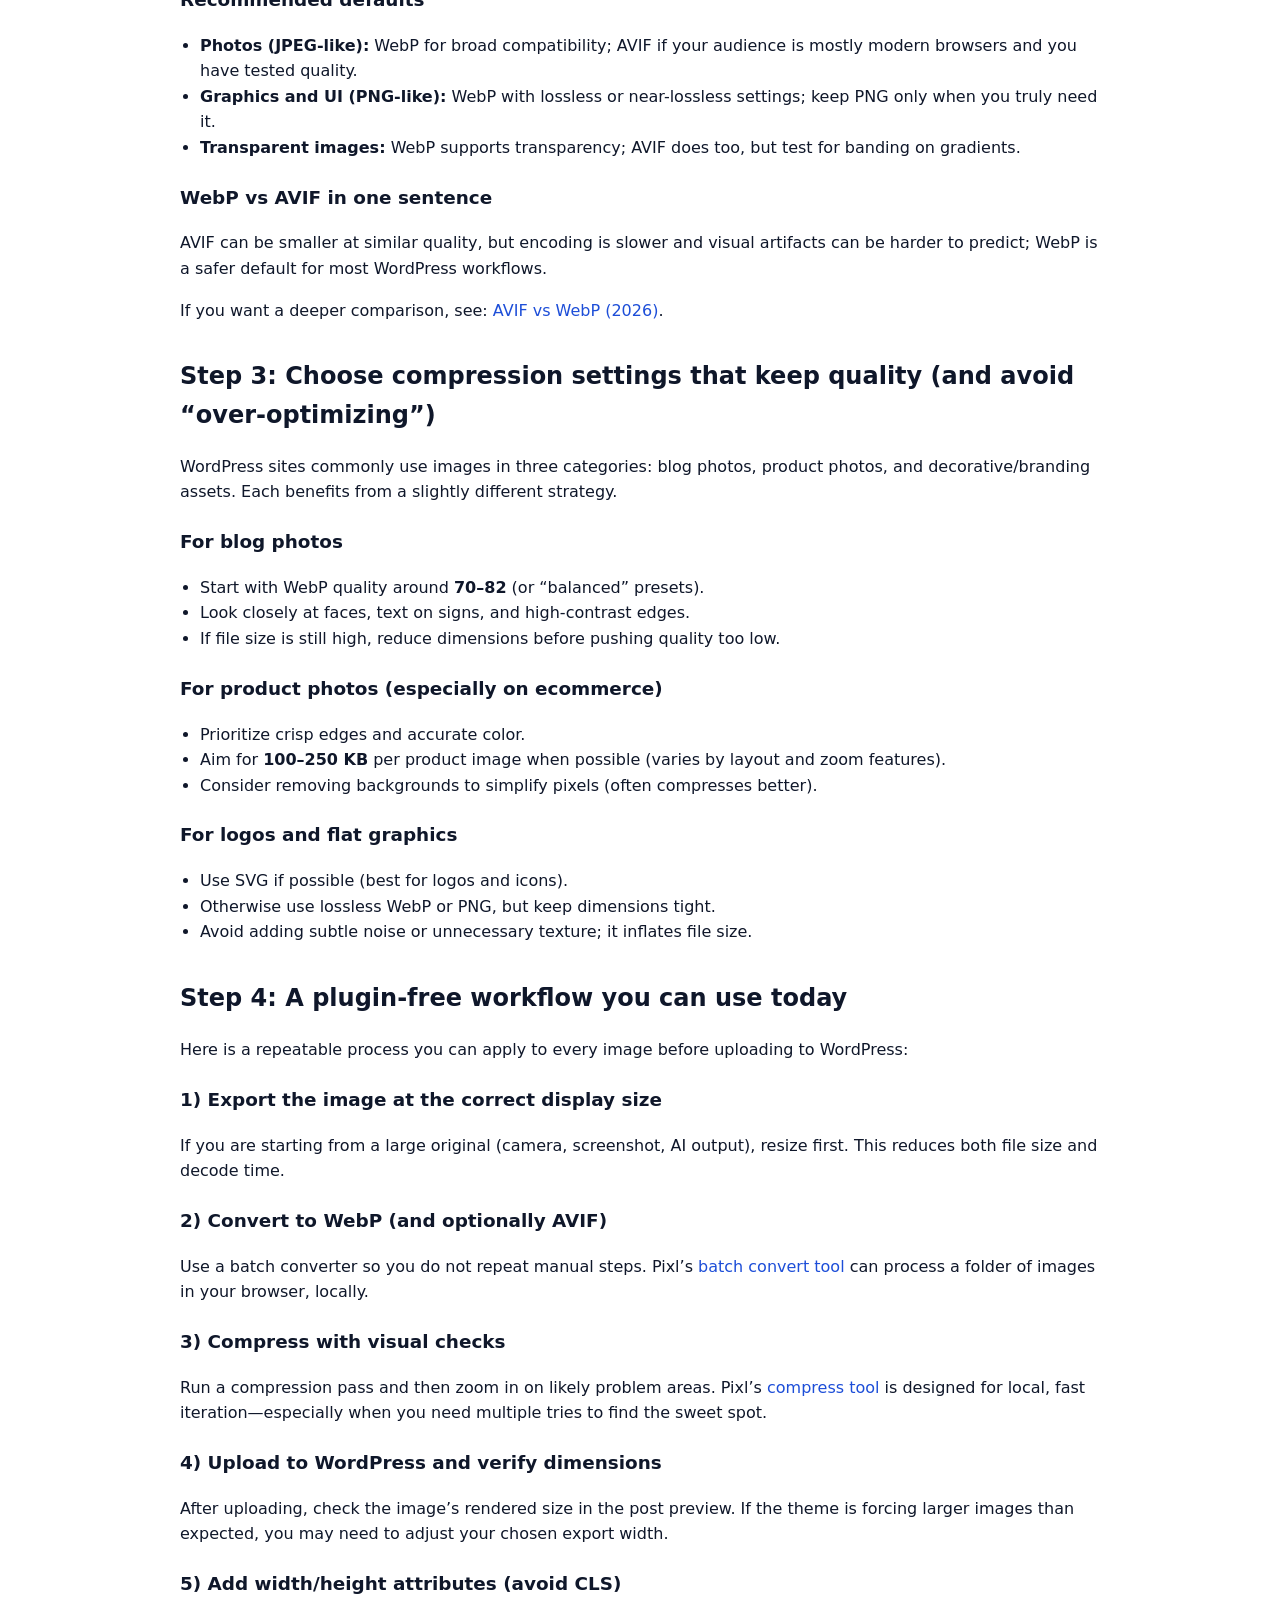
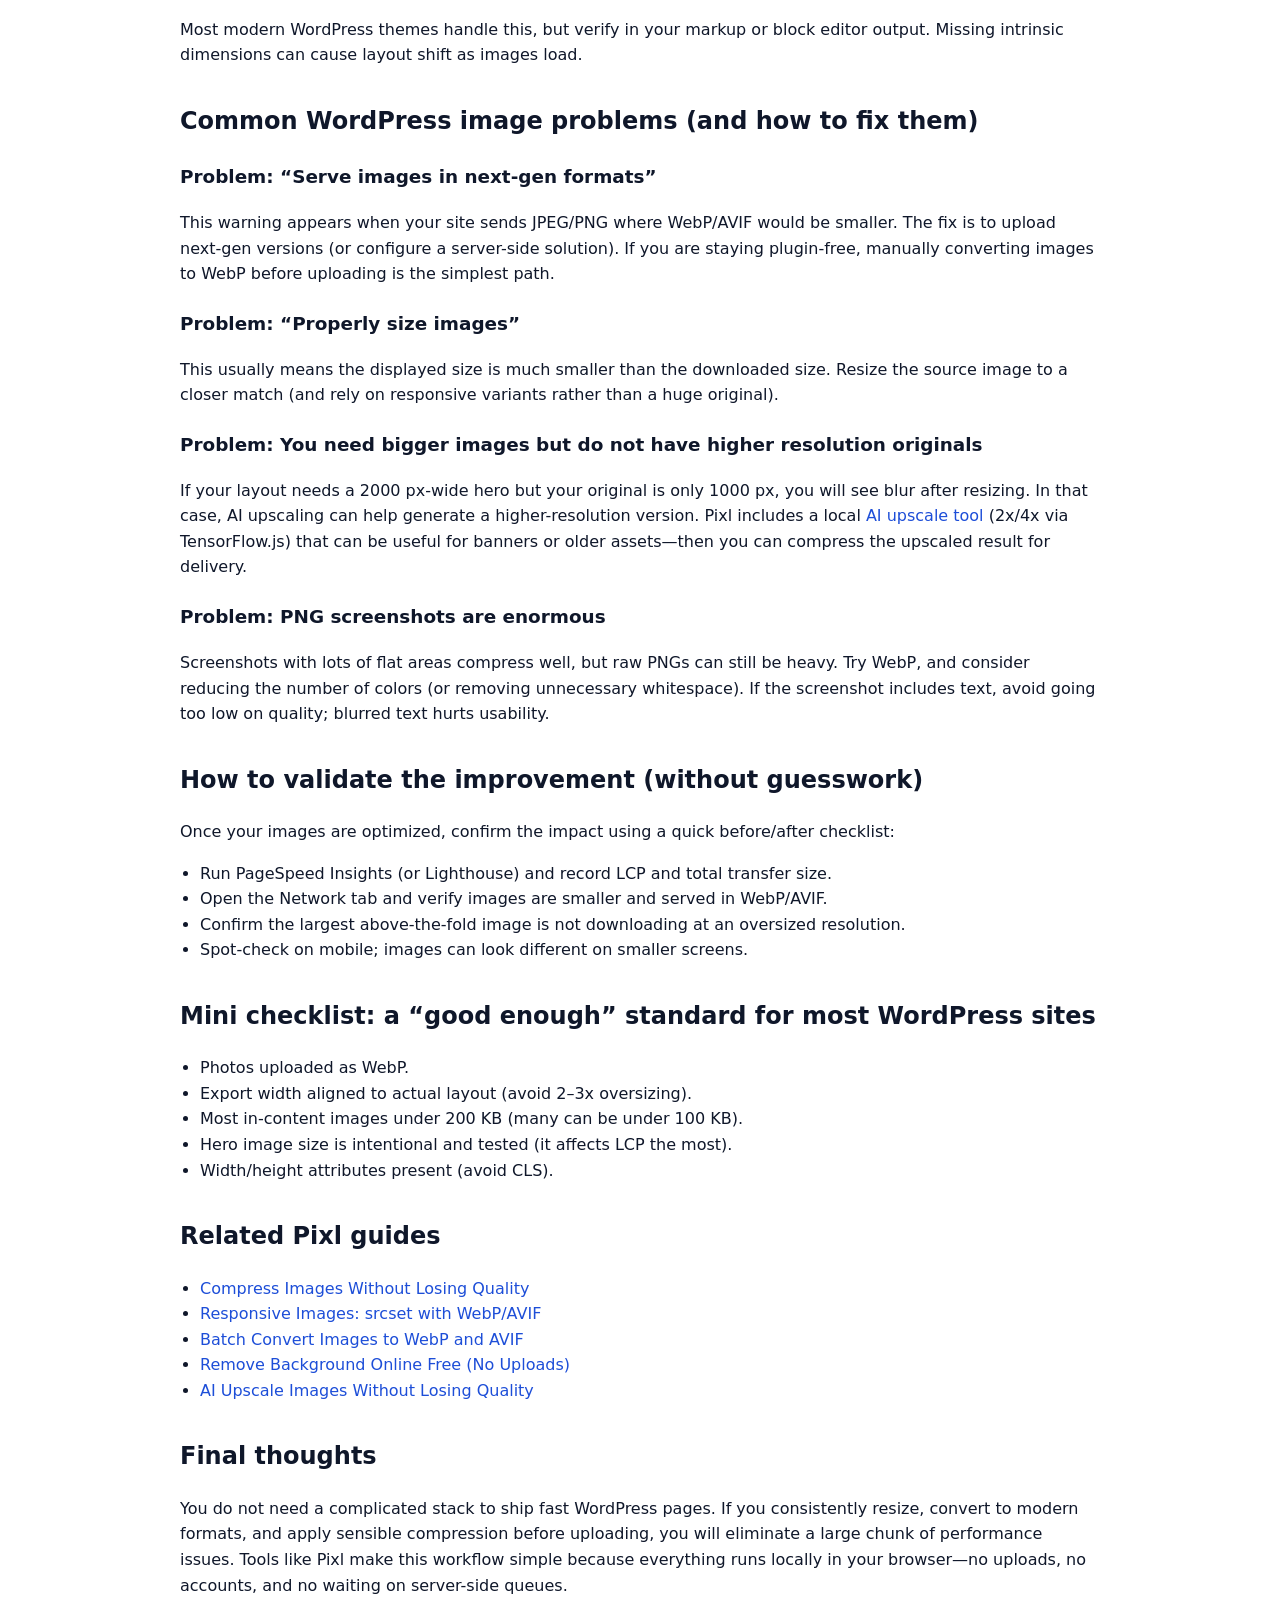
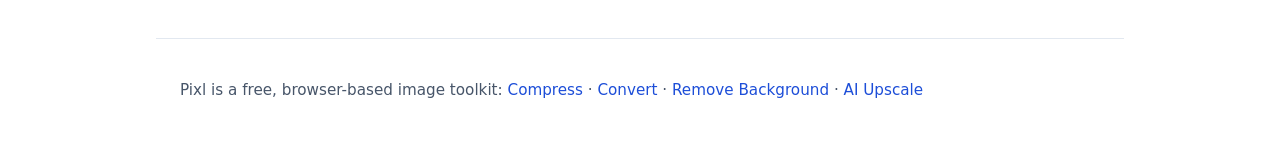
<file: blog/compress-images-for-wordpress-pagespeed/index.html>
<!doctype html>
<html lang="en">
<head>
  <meta charset="utf-8" />
  <meta name="viewport" content="width=device-width, initial-scale=1" />
  <title>Compress Images for WordPress Without Plugins: A PageSpeed-Focused Workflow</title>
  <meta name="description" content="Learn how to compress and convert images for WordPress to improve Core Web Vitals and PageSpeed—without installing a plugin. Includes size targets, WebP/AVIF tips, and a quick workflow using Pixl (100% local)." />
  <link rel="canonical" href="https://imgutil-five.vercel.app/blog/compress-images-for-wordpress-pagespeed/" />

  <meta property="og:type" content="article" />
  <meta property="og:title" content="Compress Images for WordPress Without Plugins: A PageSpeed-Focused Workflow" />
  <meta property="og:description" content="A practical, plugin-free workflow to compress and convert images for WordPress—improve PageSpeed and Core Web Vitals with WebP/AVIF and smart sizing." />
  <meta property="og:url" content="https://imgutil-five.vercel.app/blog/compress-images-for-wordpress-pagespeed/" />

  <meta name="twitter:card" content="summary" />
  <meta name="twitter:title" content="Compress Images for WordPress Without Plugins: A PageSpeed-Focused Workflow" />
  <meta name="twitter:description" content="A practical, plugin-free workflow to compress and convert images for WordPress—improve PageSpeed and Core Web Vitals with WebP/AVIF and smart sizing." />

  <script type="application/ld+json">
  {
    "@context": "https://schema.org",
    "@type": "Article",
    "headline": "Compress Images for WordPress Without Plugins: A PageSpeed-Focused Workflow",
    "description": "Learn how to compress and convert images for WordPress to improve Core Web Vitals and PageSpeed—without installing a plugin.",
    "mainEntityOfPage": {
      "@type": "WebPage",
      "@id": "https://imgutil-five.vercel.app/blog/compress-images-for-wordpress-pagespeed/"
    },
    "datePublished": "2026-04-17",
    "dateModified": "2026-04-17",
    "author": {
      "@type": "Organization",
      "name": "Pixl"
    },
    "publisher": {
      "@type": "Organization",
      "name": "Pixl"
    }
  }
  </script>

  <style>
    :root { color-scheme: light; }
    body { font-family: system-ui, -apple-system, Segoe UI, Roboto, Arial, sans-serif; line-height: 1.6; margin: 0; color: #0f172a; background: #ffffff; }
    header, main, footer { max-width: 920px; margin: 0 auto; padding: 24px; }
    header { padding-top: 40px; }
    h1 { line-height: 1.15; letter-spacing: -0.02em; margin: 0 0 12px; font-size: 2.2rem; }
    .meta { color: #475569; font-size: 0.95rem; }
    h2 { margin-top: 34px; font-size: 1.5rem; }
    h3 { margin-top: 22px; font-size: 1.15rem; }
    a { color: #1d4ed8; text-decoration: none; }
    a:hover { text-decoration: underline; }
    .callout { background: #f1f5f9; border: 1px solid #e2e8f0; padding: 14px 16px; border-radius: 10px; }
    ul { padding-left: 20px; }
    code { background: #f8fafc; border: 1px solid #e2e8f0; padding: 0 6px; border-radius: 6px; }
    footer { border-top: 1px solid #e2e8f0; color: #475569; font-size: 0.95rem; }
  </style>
</head>
<body>
  <header>
    <h1>Compress Images for WordPress Without Plugins: A PageSpeed-Focused Workflow</h1>
    <p class="meta">Updated: 2026-04-17 · Topic: image optimization, WordPress performance, Core Web Vitals</p>
  </header>

  <main>
    <p>WordPress sites often fail PageSpeed audits for one simple reason: images are heavier than they need to be. The fix is usually not a new theme, CDN, or caching tweak; it is choosing the right dimensions and formats, and applying sensible compression. If you prefer a minimal setup (or you are avoiding “yet another plugin”), you can optimize images manually and still get excellent results.</p>

    <p>This guide walks through a plugin-free workflow to reduce image file size for WordPress, improve Core Web Vitals, and keep your pages looking sharp. Along the way, you will see where modern formats like WebP and AVIF help, what size targets to aim for, and how to handle tricky cases like transparent PNGs and product photos.</p>

    <div class="callout">
      <p><strong>Tool note:</strong> Pixl is a free, AI-powered, browser-based image tool suite that runs 100% locally (no uploads). You can use it to <a href="https://imgutil-five.vercel.app/compress">compress images</a>, <a href="https://imgutil-five.vercel.app/convert">batch convert</a> to WebP/AVIF, <a href="https://imgutil-five.vercel.app/removebg">remove backgrounds</a>, and <a href="https://imgutil-five.vercel.app/upscale">AI upscale</a> when you need higher-resolution assets.</p>
    </div>

    <h2>Why image compression matters for WordPress (and what PageSpeed is actually measuring)</h2>
    <p>Google’s performance tooling generally penalizes pages that download too many bytes too early. Heavy images can inflate:</p>
    <ul>
      <li><strong>LCP (Largest Contentful Paint)</strong>: the hero image is often the LCP element.</li>
      <li><strong>INP (Interaction to Next Paint)</strong>: decoding large images competes with main-thread work.</li>
      <li><strong>CLS (Cumulative Layout Shift)</strong>: missing width/height attributes can cause layout jumps.</li>
    </ul>
    <p>The goal is not “make everything blurry.” It is <em>ship the smallest file that looks correct at the size it is displayed</em>.</p>

    <h2>Step 1: Start with the right dimensions (compression cannot fix oversizing)</h2>
    <p>Before touching format or quality settings, confirm the image is not larger than it needs to be. Oversized images waste bandwidth even if they are compressed well.</p>

    <h3>Practical size targets</h3>
    <ul>
      <li><strong>Blog content images:</strong> 1200–1600 px wide is usually enough (depending on your theme’s content width).</li>
      <li><strong>Hero/cover images:</strong> 1600–2400 px wide is common; use responsive images when possible.</li>
      <li><strong>Thumbnails:</strong> 300–600 px wide, depending on layout density.</li>
    </ul>

    <h3>A quick rule of thumb</h3>
    <p>If an image displays at 800 px wide in your layout, exporting it at 2400 px wide rarely helps. Instead, export ~1600 px (for 2x density) and rely on responsive images (or WordPress’s built-in responsive behavior) to serve smaller variants.</p>

    <h2>Step 2: Pick the right format (WebP and AVIF are the biggest “easy win”)</h2>
    <p>Format choice has a bigger impact than micro-adjusting quality sliders. Here is the pragmatic approach for WordPress today:</p>

    <h3>Recommended defaults</h3>
    <ul>
      <li><strong>Photos (JPEG-like):</strong> WebP for broad compatibility; AVIF if your audience is mostly modern browsers and you have tested quality.</li>
      <li><strong>Graphics and UI (PNG-like):</strong> WebP with lossless or near-lossless settings; keep PNG only when you truly need it.</li>
      <li><strong>Transparent images:</strong> WebP supports transparency; AVIF does too, but test for banding on gradients.</li>
    </ul>

    <h3>WebP vs AVIF in one sentence</h3>
    <p>AVIF can be smaller at similar quality, but encoding is slower and visual artifacts can be harder to predict; WebP is a safer default for most WordPress workflows.</p>

    <p>If you want a deeper comparison, see: <a href="https://imgutil-five.vercel.app/blog/avif-vs-webp-2026/">AVIF vs WebP (2026)</a>.</p>

    <h2>Step 3: Choose compression settings that keep quality (and avoid “over-optimizing”)</h2>
    <p>WordPress sites commonly use images in three categories: blog photos, product photos, and decorative/branding assets. Each benefits from a slightly different strategy.</p>

    <h3>For blog photos</h3>
    <ul>
      <li>Start with WebP quality around <strong>70–82</strong> (or “balanced” presets).</li>
      <li>Look closely at faces, text on signs, and high-contrast edges.</li>
      <li>If file size is still high, reduce dimensions before pushing quality too low.</li>
    </ul>

    <h3>For product photos (especially on ecommerce)</h3>
    <ul>
      <li>Prioritize crisp edges and accurate color.</li>
      <li>Aim for <strong>100–250 KB</strong> per product image when possible (varies by layout and zoom features).</li>
      <li>Consider removing backgrounds to simplify pixels (often compresses better).</li>
    </ul>

    <h3>For logos and flat graphics</h3>
    <ul>
      <li>Use SVG if possible (best for logos and icons).</li>
      <li>Otherwise use lossless WebP or PNG, but keep dimensions tight.</li>
      <li>Avoid adding subtle noise or unnecessary texture; it inflates file size.</li>
    </ul>

    <h2>Step 4: A plugin-free workflow you can use today</h2>
    <p>Here is a repeatable process you can apply to every image before uploading to WordPress:</p>

    <h3>1) Export the image at the correct display size</h3>
    <p>If you are starting from a large original (camera, screenshot, AI output), resize first. This reduces both file size and decode time.</p>

    <h3>2) Convert to WebP (and optionally AVIF)</h3>
    <p>Use a batch converter so you do not repeat manual steps. Pixl’s <a href="https://imgutil-five.vercel.app/convert">batch convert tool</a> can process a folder of images in your browser, locally.</p>

    <h3>3) Compress with visual checks</h3>
    <p>Run a compression pass and then zoom in on likely problem areas. Pixl’s <a href="https://imgutil-five.vercel.app/compress">compress tool</a> is designed for local, fast iteration—especially when you need multiple tries to find the sweet spot.</p>

    <h3>4) Upload to WordPress and verify dimensions</h3>
    <p>After uploading, check the image’s rendered size in the post preview. If the theme is forcing larger images than expected, you may need to adjust your chosen export width.</p>

    <h3>5) Add width/height attributes (avoid CLS)</h3>
    <p>Most modern WordPress themes handle this, but verify in your markup or block editor output. Missing intrinsic dimensions can cause layout shift as images load.</p>

    <h2>Common WordPress image problems (and how to fix them)</h2>

    <h3>Problem: “Serve images in next-gen formats”</h3>
    <p>This warning appears when your site sends JPEG/PNG where WebP/AVIF would be smaller. The fix is to upload next-gen versions (or configure a server-side solution). If you are staying plugin-free, manually converting images to WebP before uploading is the simplest path.</p>

    <h3>Problem: “Properly size images”</h3>
    <p>This usually means the displayed size is much smaller than the downloaded size. Resize the source image to a closer match (and rely on responsive variants rather than a huge original).</p>

    <h3>Problem: You need bigger images but do not have higher resolution originals</h3>
    <p>If your layout needs a 2000 px-wide hero but your original is only 1000 px, you will see blur after resizing. In that case, AI upscaling can help generate a higher-resolution version. Pixl includes a local <a href="https://imgutil-five.vercel.app/upscale">AI upscale tool</a> (2x/4x via TensorFlow.js) that can be useful for banners or older assets—then you can compress the upscaled result for delivery.</p>

    <h3>Problem: PNG screenshots are enormous</h3>
    <p>Screenshots with lots of flat areas compress well, but raw PNGs can still be heavy. Try WebP, and consider reducing the number of colors (or removing unnecessary whitespace). If the screenshot includes text, avoid going too low on quality; blurred text hurts usability.</p>

    <h2>How to validate the improvement (without guesswork)</h2>
    <p>Once your images are optimized, confirm the impact using a quick before/after checklist:</p>
    <ul>
      <li>Run PageSpeed Insights (or Lighthouse) and record LCP and total transfer size.</li>
      <li>Open the Network tab and verify images are smaller and served in WebP/AVIF.</li>
      <li>Confirm the largest above-the-fold image is not downloading at an oversized resolution.</li>
      <li>Spot-check on mobile; images can look different on smaller screens.</li>
    </ul>

    <h2>Mini checklist: a “good enough” standard for most WordPress sites</h2>
    <ul>
      <li>Photos uploaded as WebP.</li>
      <li>Export width aligned to actual layout (avoid 2–3x oversizing).</li>
      <li>Most in-content images under 200 KB (many can be under 100 KB).</li>
      <li>Hero image size is intentional and tested (it affects LCP the most).</li>
      <li>Width/height attributes present (avoid CLS).</li>
    </ul>

    <h2>Related Pixl guides</h2>
    <ul>
      <li><a href="https://imgutil-five.vercel.app/blog/compress-images-without-losing-quality/">Compress Images Without Losing Quality</a></li>
      <li><a href="https://imgutil-five.vercel.app/blog/responsive-images-srcset-webp-avif/">Responsive Images: srcset with WebP/AVIF</a></li>
      <li><a href="https://imgutil-five.vercel.app/blog/batch-convert-images-to-webp-and-avif/">Batch Convert Images to WebP and AVIF</a></li>
      <li><a href="https://imgutil-five.vercel.app/blog/remove-background-online-free-no-uploads/">Remove Background Online Free (No Uploads)</a></li>
      <li><a href="https://imgutil-five.vercel.app/blog/ai-upscale-images-without-losing-quality/">AI Upscale Images Without Losing Quality</a></li>
    </ul>

    <h2>Final thoughts</h2>
    <p>You do not need a complicated stack to ship fast WordPress pages. If you consistently resize, convert to modern formats, and apply sensible compression before uploading, you will eliminate a large chunk of performance issues. Tools like Pixl make this workflow simple because everything runs locally in your browser—no uploads, no accounts, and no waiting on server-side queues.</p>
  </main>

  <footer>
    <p>Pixl is a free, browser-based image toolkit: <a href="https://imgutil-five.vercel.app/compress">Compress</a> · <a href="https://imgutil-five.vercel.app/convert">Convert</a> · <a href="https://imgutil-five.vercel.app/removebg">Remove Background</a> · <a href="https://imgutil-five.vercel.app/upscale">AI Upscale</a></p>
  </footer>
</body>
</html>
</file>
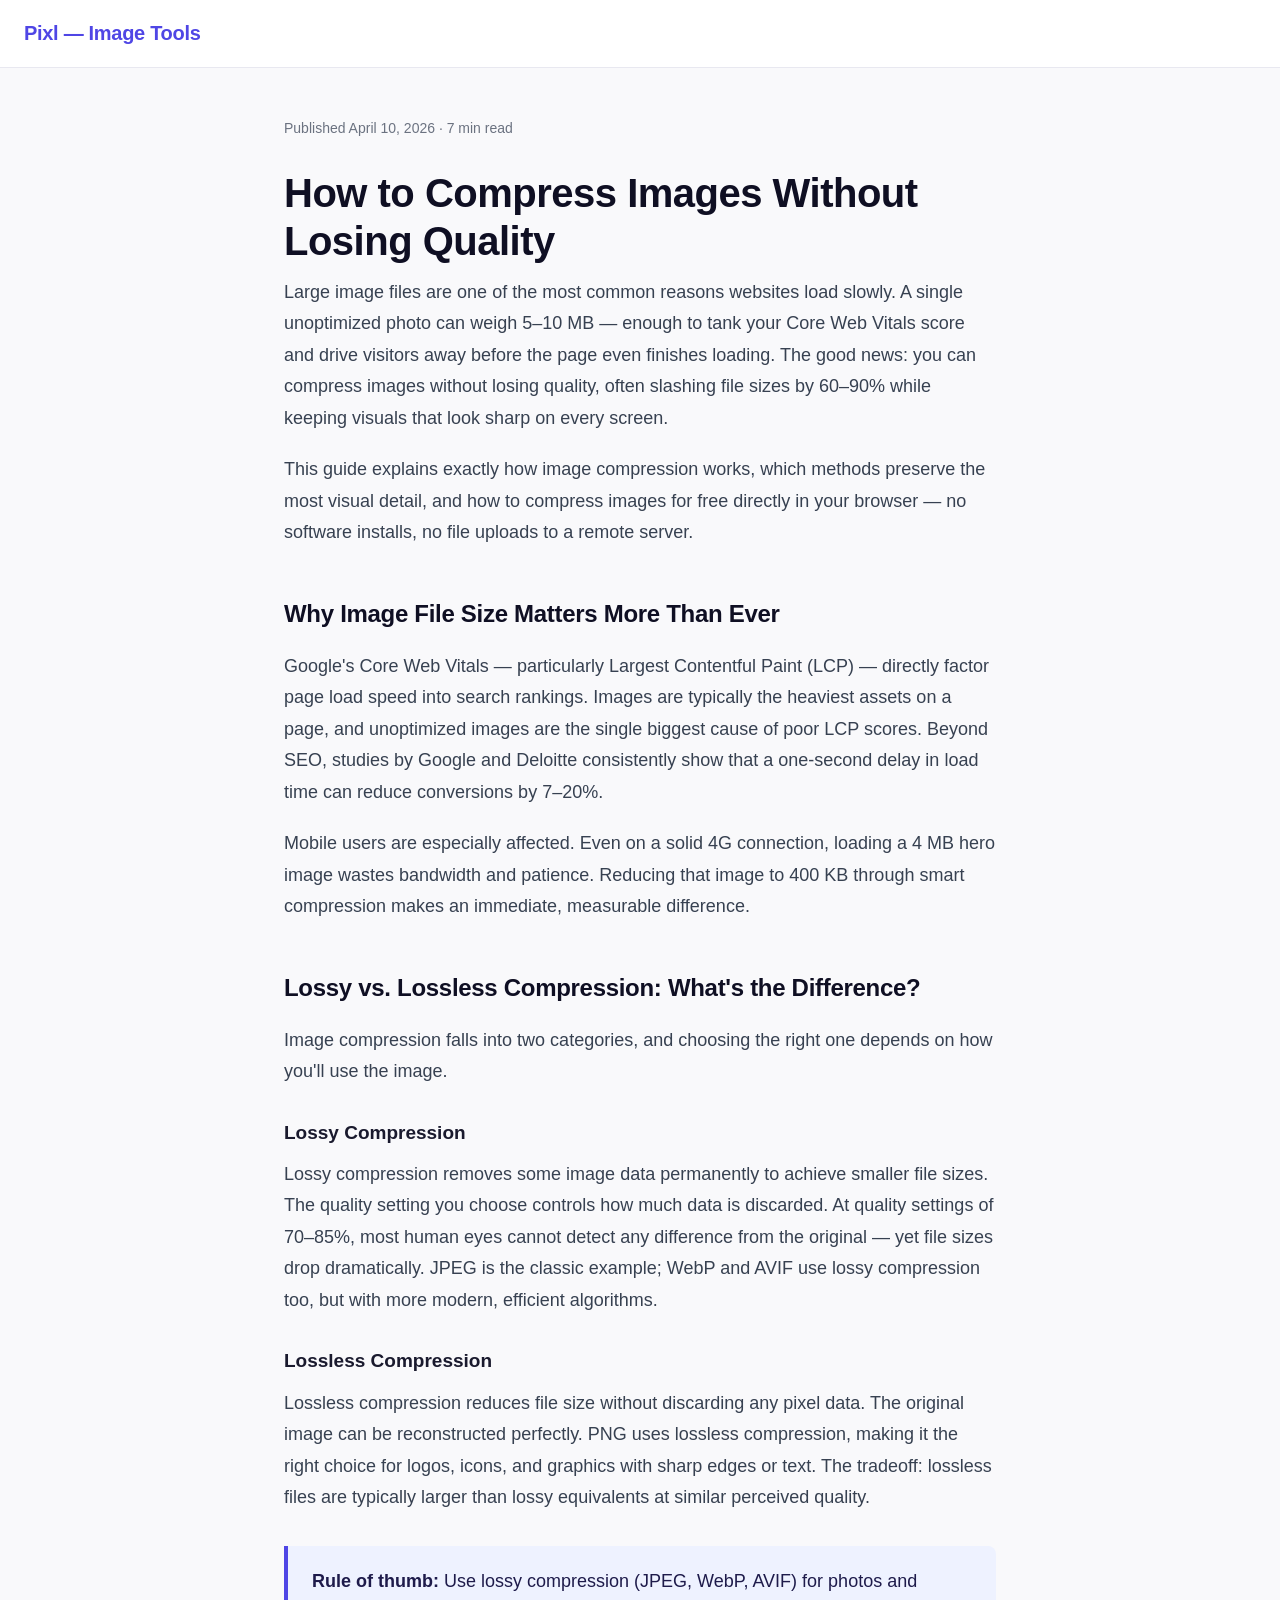
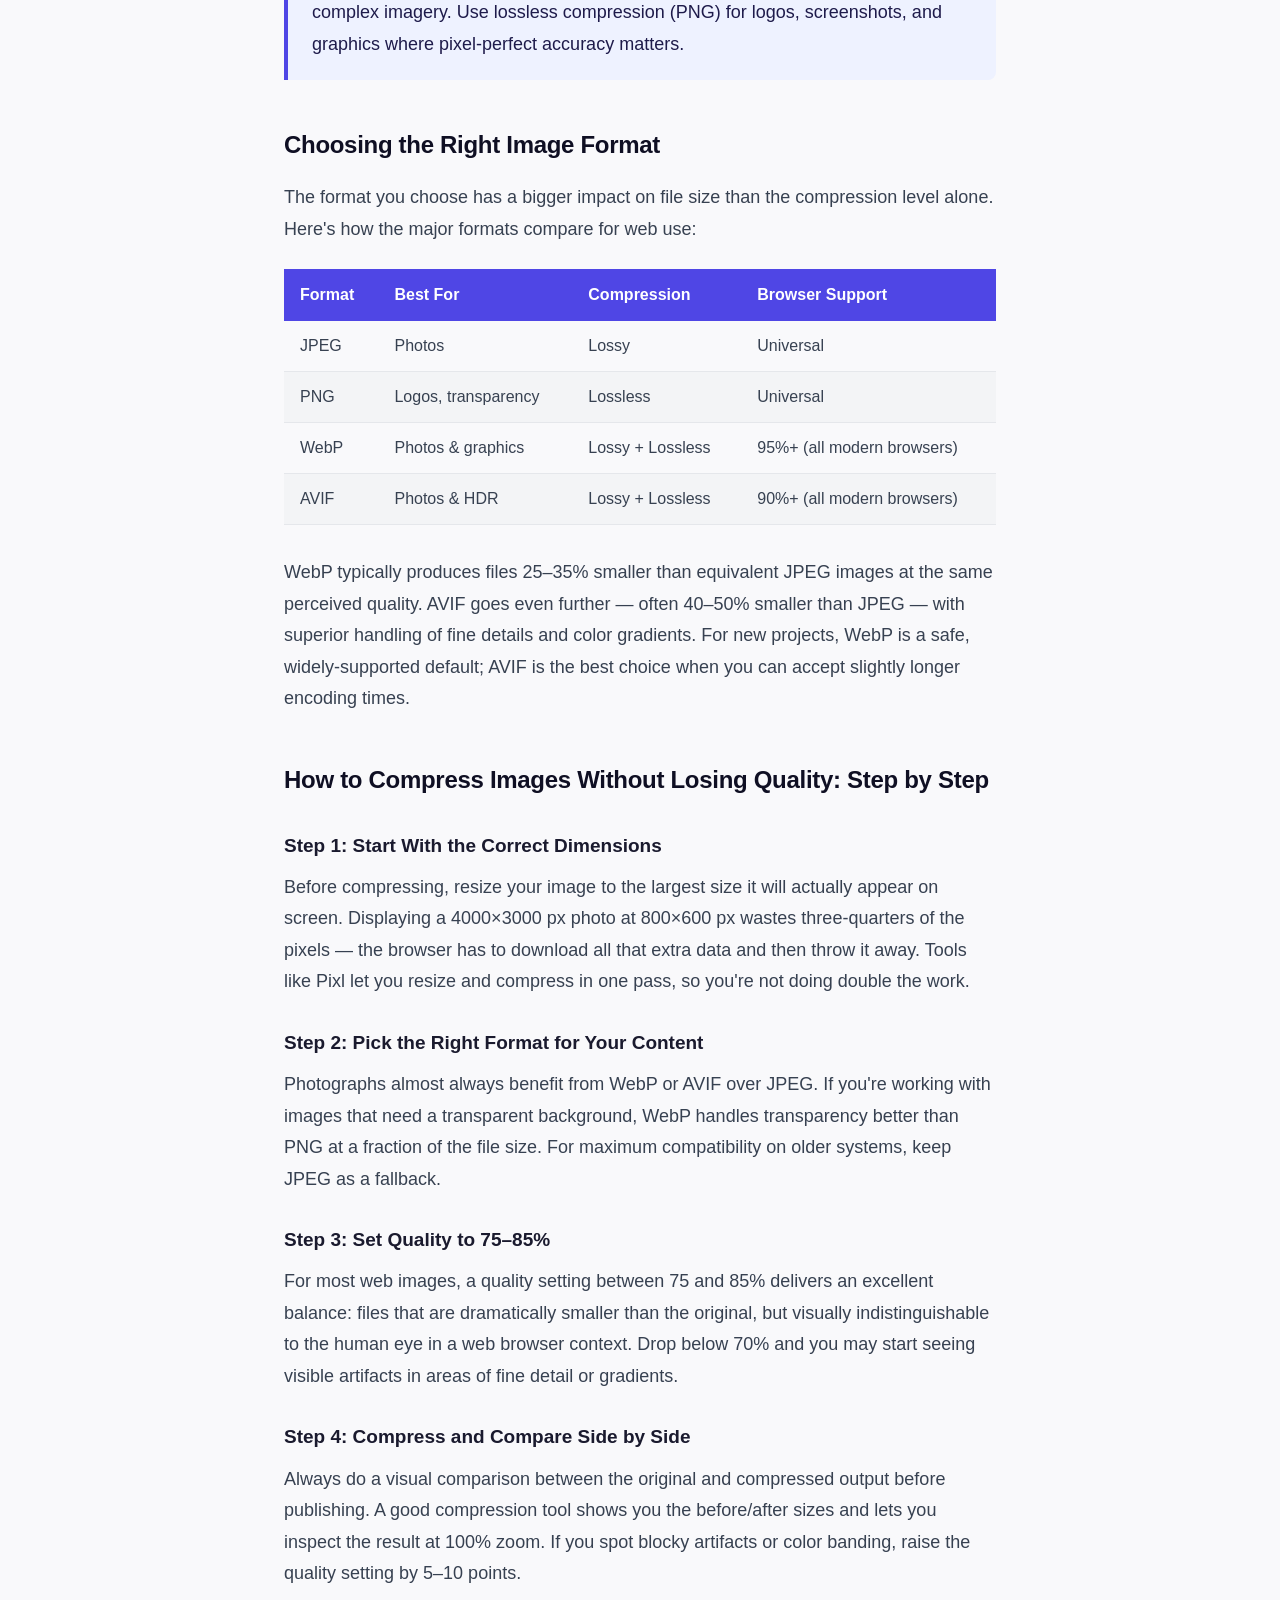
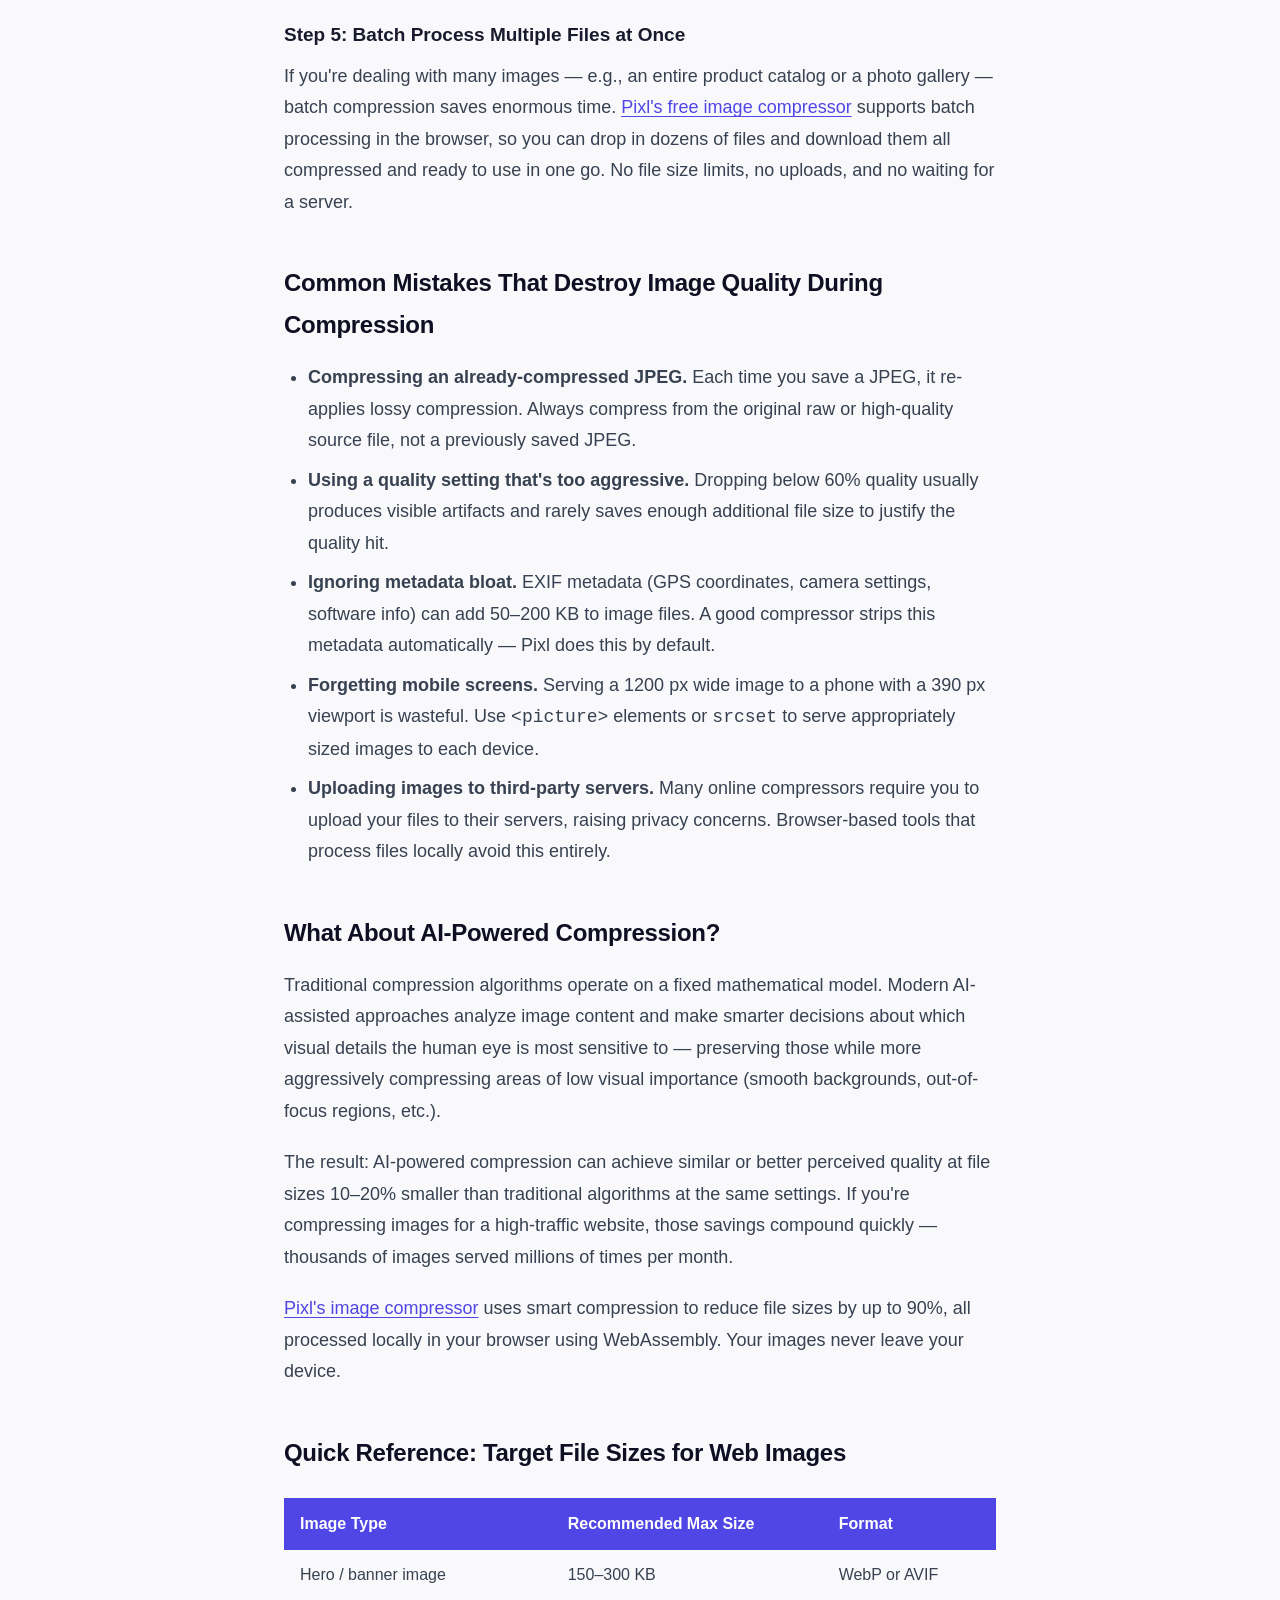
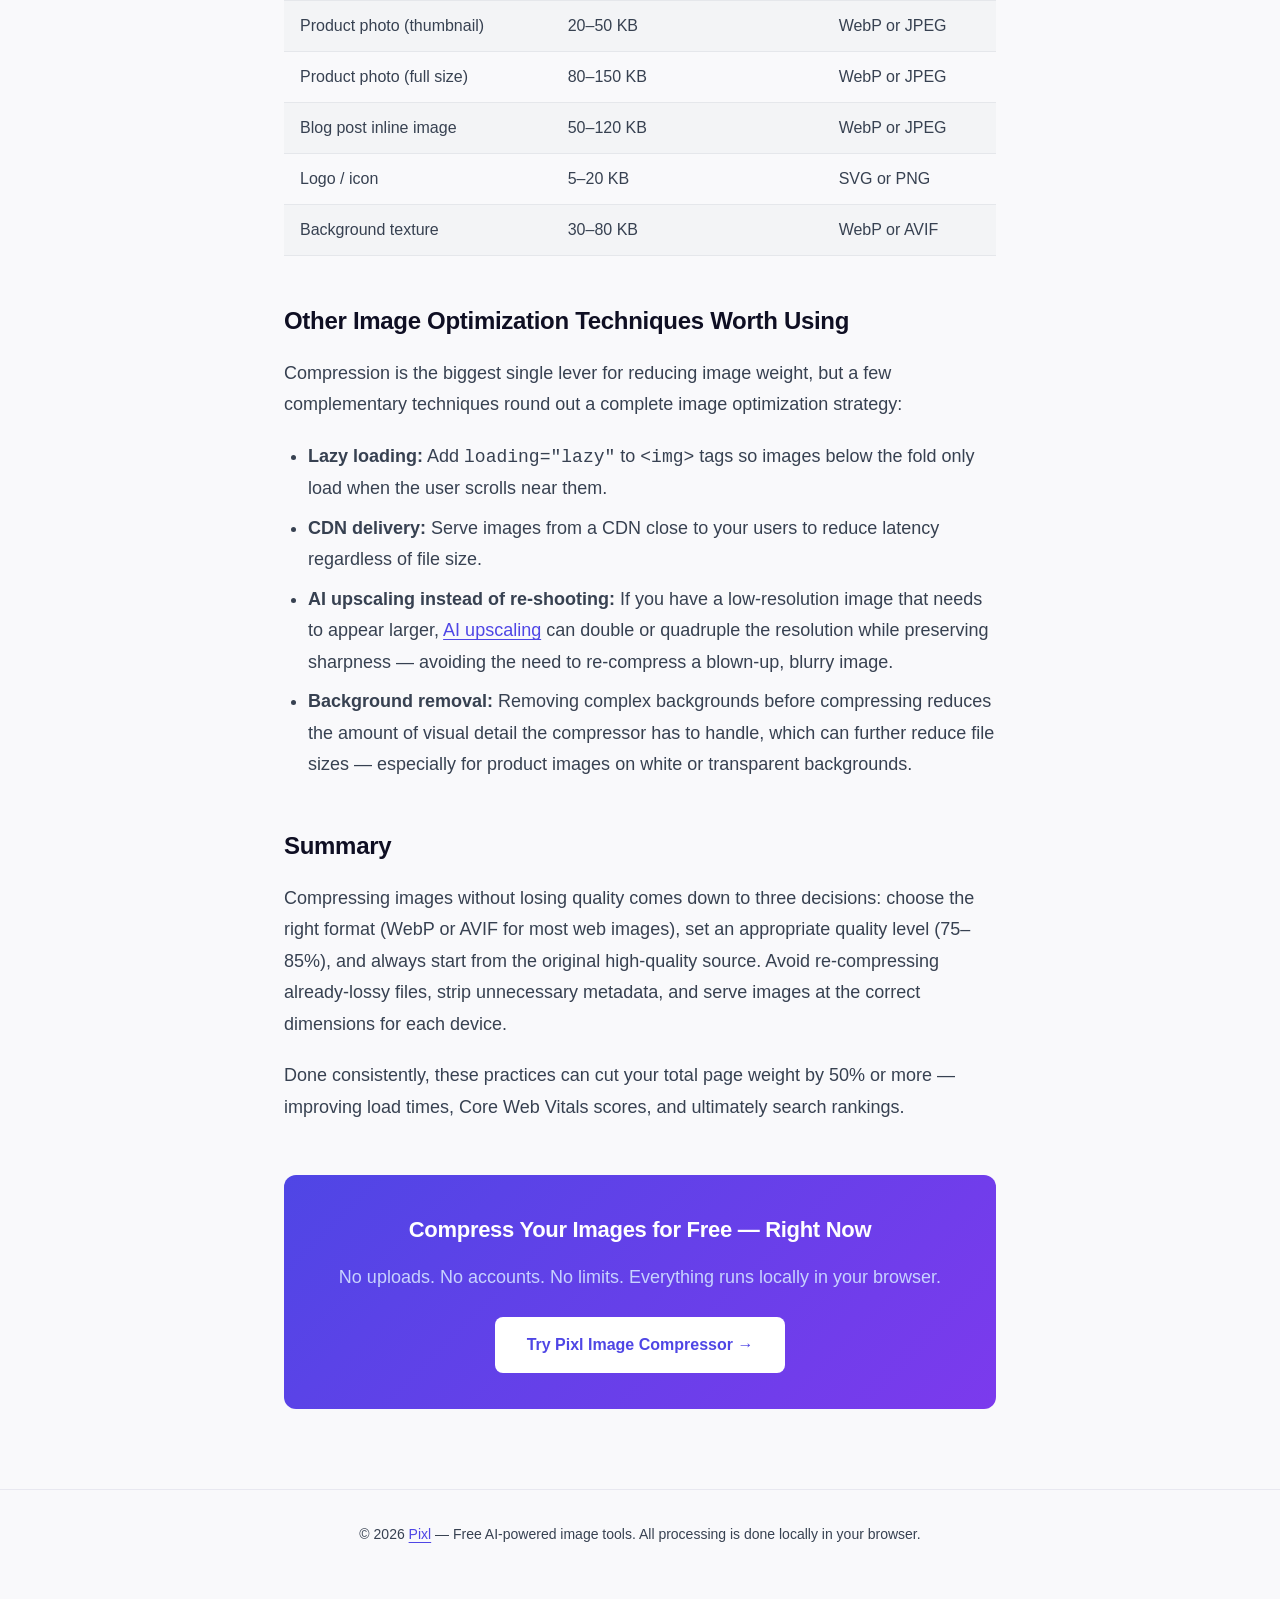
<file: blog/compress-images-without-losing-quality/index.html>
<!DOCTYPE html>
<html lang="en">
<head>
  <meta charset="UTF-8" />
  <meta name="viewport" content="width=device-width, initial-scale=1.0" />
  <title>How to Compress Images Without Losing Quality</title>
  <meta name="description" content="Learn how to compress images without losing quality using free browser-based tools. Reduce file sizes up to 90% while keeping sharp, clear visuals — no uploads needed." />
  <link rel="canonical" href="https://imgutil-five.vercel.app/blog/compress-images-without-losing-quality/" />

  <!-- Open Graph -->
  <meta property="og:title" content="How to Compress Images Without Losing Quality" />
  <meta property="og:description" content="Learn how to compress images without losing quality using free browser-based tools. Reduce file sizes up to 90% while keeping sharp, clear visuals — no uploads needed." />
  <meta property="og:type" content="article" />
  <meta property="og:url" content="https://imgutil-five.vercel.app/blog/compress-images-without-losing-quality/" />

  <!-- JSON-LD Article Schema -->
  <script type="application/ld+json">
  {
    "@context": "https://schema.org",
    "@type": "Article",
    "headline": "How to Compress Images Without Losing Quality",
    "description": "Learn how to compress images without losing quality using free browser-based tools. Reduce file sizes up to 90% while keeping sharp, clear visuals — no uploads needed.",
    "datePublished": "2026-04-10",
    "author": {
      "@type": "Organization",
      "name": "Pixl",
      "url": "https://imgutil-five.vercel.app"
    },
    "publisher": {
      "@type": "Organization",
      "name": "Pixl",
      "url": "https://imgutil-five.vercel.app"
    }
  }
  </script>

  <style>
    *, *::before, *::after { box-sizing: border-box; margin: 0; padding: 0; }

    body {
      font-family: -apple-system, BlinkMacSystemFont, 'Segoe UI', Roboto, 'Helvetica Neue', Arial, sans-serif;
      font-size: 18px;
      line-height: 1.75;
      color: #1a1a2e;
      background: #f9f9fb;
    }

    header {
      background: #ffffff;
      border-bottom: 1px solid #e8e8f0;
      padding: 16px 24px;
    }

    header a {
      text-decoration: none;
      font-weight: 700;
      font-size: 20px;
      color: #4f46e5;
      letter-spacing: -0.3px;
    }

    .container {
      max-width: 760px;
      margin: 0 auto;
      padding: 48px 24px 80px;
    }

    .meta {
      font-size: 14px;
      color: #6b7280;
      margin-bottom: 28px;
    }

    h1 {
      font-size: clamp(28px, 5vw, 40px);
      font-weight: 800;
      line-height: 1.2;
      color: #0f0f23;
      margin-bottom: 12px;
      letter-spacing: -0.5px;
    }

    h2 {
      font-size: 24px;
      font-weight: 700;
      color: #0f0f23;
      margin: 44px 0 16px;
      letter-spacing: -0.3px;
    }

    h3 {
      font-size: 19px;
      font-weight: 600;
      color: #1a1a2e;
      margin: 28px 0 10px;
    }

    p {
      margin-bottom: 20px;
      color: #374151;
    }

    ul, ol {
      margin: 0 0 20px 24px;
    }

    li {
      margin-bottom: 8px;
      color: #374151;
    }

    a {
      color: #4f46e5;
      text-decoration: underline;
      text-underline-offset: 3px;
    }

    a:hover { color: #3730a3; }

    .callout {
      background: #eef2ff;
      border-left: 4px solid #4f46e5;
      border-radius: 0 8px 8px 0;
      padding: 20px 24px;
      margin: 32px 0;
    }

    .callout p { margin-bottom: 0; color: #1e1b4b; }

    table {
      width: 100%;
      border-collapse: collapse;
      margin: 24px 0 32px;
      font-size: 16px;
    }

    th {
      background: #4f46e5;
      color: #fff;
      font-weight: 600;
      padding: 12px 16px;
      text-align: left;
    }

    td {
      padding: 11px 16px;
      border-bottom: 1px solid #e5e7eb;
      color: #374151;
    }

    tr:nth-child(even) td { background: #f3f4f6; }

    .cta-box {
      background: linear-gradient(135deg, #4f46e5 0%, #7c3aed 100%);
      border-radius: 12px;
      padding: 36px 32px;
      text-align: center;
      margin-top: 52px;
    }

    .cta-box h2 {
      color: #fff;
      margin: 0 0 12px;
      font-size: 22px;
    }

    .cta-box p {
      color: #c7d2fe;
      margin-bottom: 24px;
    }

    .cta-btn {
      display: inline-block;
      background: #fff;
      color: #4f46e5;
      font-weight: 700;
      font-size: 16px;
      padding: 14px 32px;
      border-radius: 8px;
      text-decoration: none;
      transition: transform 0.15s, box-shadow 0.15s;
    }

    .cta-btn:hover {
      color: #3730a3;
      transform: translateY(-1px);
      box-shadow: 0 8px 24px rgba(0,0,0,0.15);
    }

    footer {
      text-align: center;
      padding: 32px 24px;
      font-size: 14px;
      color: #9ca3af;
      border-top: 1px solid #e8e8f0;
    }

    @media (max-width: 600px) {
      .container { padding: 32px 16px 60px; }
      .cta-box { padding: 28px 20px; }
      table { font-size: 14px; }
    }
  </style>
</head>
<body>

<header>
  <a href="https://imgutil-five.vercel.app">Pixl — Image Tools</a>
</header>

<div class="container">
  <p class="meta">Published April 10, 2026 &middot; 7 min read</p>

  <h1>How to Compress Images Without Losing Quality</h1>

  <p>
    Large image files are one of the most common reasons websites load slowly. A single unoptimized photo can weigh 5–10 MB — enough to tank your Core Web Vitals score and drive visitors away before the page even finishes loading. The good news: you can compress images without losing quality, often slashing file sizes by 60–90% while keeping visuals that look sharp on every screen.
  </p>
  <p>
    This guide explains exactly how image compression works, which methods preserve the most visual detail, and how to compress images for free directly in your browser — no software installs, no file uploads to a remote server.
  </p>

  <h2>Why Image File Size Matters More Than Ever</h2>

  <p>
    Google's Core Web Vitals — particularly Largest Contentful Paint (LCP) — directly factor page load speed into search rankings. Images are typically the heaviest assets on a page, and unoptimized images are the single biggest cause of poor LCP scores. Beyond SEO, studies by Google and Deloitte consistently show that a one-second delay in load time can reduce conversions by 7–20%.
  </p>
  <p>
    Mobile users are especially affected. Even on a solid 4G connection, loading a 4 MB hero image wastes bandwidth and patience. Reducing that image to 400 KB through smart compression makes an immediate, measurable difference.
  </p>

  <h2>Lossy vs. Lossless Compression: What's the Difference?</h2>

  <p>
    Image compression falls into two categories, and choosing the right one depends on how you'll use the image.
  </p>

  <h3>Lossy Compression</h3>
  <p>
    Lossy compression removes some image data permanently to achieve smaller file sizes. The quality setting you choose controls how much data is discarded. At quality settings of 70–85%, most human eyes cannot detect any difference from the original — yet file sizes drop dramatically. JPEG is the classic example; WebP and AVIF use lossy compression too, but with more modern, efficient algorithms.
  </p>

  <h3>Lossless Compression</h3>
  <p>
    Lossless compression reduces file size without discarding any pixel data. The original image can be reconstructed perfectly. PNG uses lossless compression, making it the right choice for logos, icons, and graphics with sharp edges or text. The tradeoff: lossless files are typically larger than lossy equivalents at similar perceived quality.
  </p>

  <div class="callout">
    <p><strong>Rule of thumb:</strong> Use lossy compression (JPEG, WebP, AVIF) for photos and complex imagery. Use lossless compression (PNG) for logos, screenshots, and graphics where pixel-perfect accuracy matters.</p>
  </div>

  <h2>Choosing the Right Image Format</h2>

  <p>
    The format you choose has a bigger impact on file size than the compression level alone. Here's how the major formats compare for web use:
  </p>

  <table>
    <thead>
      <tr>
        <th>Format</th>
        <th>Best For</th>
        <th>Compression</th>
        <th>Browser Support</th>
      </tr>
    </thead>
    <tbody>
      <tr>
        <td>JPEG</td>
        <td>Photos</td>
        <td>Lossy</td>
        <td>Universal</td>
      </tr>
      <tr>
        <td>PNG</td>
        <td>Logos, transparency</td>
        <td>Lossless</td>
        <td>Universal</td>
      </tr>
      <tr>
        <td>WebP</td>
        <td>Photos &amp; graphics</td>
        <td>Lossy + Lossless</td>
        <td>95%+ (all modern browsers)</td>
      </tr>
      <tr>
        <td>AVIF</td>
        <td>Photos &amp; HDR</td>
        <td>Lossy + Lossless</td>
        <td>90%+ (all modern browsers)</td>
      </tr>
    </tbody>
  </table>

  <p>
    WebP typically produces files 25–35% smaller than equivalent JPEG images at the same perceived quality. AVIF goes even further — often 40–50% smaller than JPEG — with superior handling of fine details and color gradients. For new projects, WebP is a safe, widely-supported default; AVIF is the best choice when you can accept slightly longer encoding times.
  </p>

  <h2>How to Compress Images Without Losing Quality: Step by Step</h2>

  <h3>Step 1: Start With the Correct Dimensions</h3>
  <p>
    Before compressing, resize your image to the largest size it will actually appear on screen. Displaying a 4000×3000 px photo at 800×600 px wastes three-quarters of the pixels — the browser has to download all that extra data and then throw it away. Tools like Pixl let you resize and compress in one pass, so you're not doing double the work.
  </p>

  <h3>Step 2: Pick the Right Format for Your Content</h3>
  <p>
    Photographs almost always benefit from WebP or AVIF over JPEG. If you're working with images that need a transparent background, WebP handles transparency better than PNG at a fraction of the file size. For maximum compatibility on older systems, keep JPEG as a fallback.
  </p>

  <h3>Step 3: Set Quality to 75–85%</h3>
  <p>
    For most web images, a quality setting between 75 and 85% delivers an excellent balance: files that are dramatically smaller than the original, but visually indistinguishable to the human eye in a web browser context. Drop below 70% and you may start seeing visible artifacts in areas of fine detail or gradients.
  </p>

  <h3>Step 4: Compress and Compare Side by Side</h3>
  <p>
    Always do a visual comparison between the original and compressed output before publishing. A good compression tool shows you the before/after sizes and lets you inspect the result at 100% zoom. If you spot blocky artifacts or color banding, raise the quality setting by 5–10 points.
  </p>

  <h3>Step 5: Batch Process Multiple Files at Once</h3>
  <p>
    If you're dealing with many images — e.g., an entire product catalog or a photo gallery — batch compression saves enormous time. <a href="https://imgutil-five.vercel.app/compress">Pixl's free image compressor</a> supports batch processing in the browser, so you can drop in dozens of files and download them all compressed and ready to use in one go. No file size limits, no uploads, and no waiting for a server.
  </p>

  <h2>Common Mistakes That Destroy Image Quality During Compression</h2>

  <ul>
    <li><strong>Compressing an already-compressed JPEG.</strong> Each time you save a JPEG, it re-applies lossy compression. Always compress from the original raw or high-quality source file, not a previously saved JPEG.</li>
    <li><strong>Using a quality setting that's too aggressive.</strong> Dropping below 60% quality usually produces visible artifacts and rarely saves enough additional file size to justify the quality hit.</li>
    <li><strong>Ignoring metadata bloat.</strong> EXIF metadata (GPS coordinates, camera settings, software info) can add 50–200 KB to image files. A good compressor strips this metadata automatically — Pixl does this by default.</li>
    <li><strong>Forgetting mobile screens.</strong> Serving a 1200 px wide image to a phone with a 390 px viewport is wasteful. Use <code>&lt;picture&gt;</code> elements or <code>srcset</code> to serve appropriately sized images to each device.</li>
    <li><strong>Uploading images to third-party servers.</strong> Many online compressors require you to upload your files to their servers, raising privacy concerns. Browser-based tools that process files locally avoid this entirely.</li>
  </ul>

  <h2>What About AI-Powered Compression?</h2>

  <p>
    Traditional compression algorithms operate on a fixed mathematical model. Modern AI-assisted approaches analyze image content and make smarter decisions about which visual details the human eye is most sensitive to — preserving those while more aggressively compressing areas of low visual importance (smooth backgrounds, out-of-focus regions, etc.).
  </p>
  <p>
    The result: AI-powered compression can achieve similar or better perceived quality at file sizes 10–20% smaller than traditional algorithms at the same settings. If you're compressing images for a high-traffic website, those savings compound quickly — thousands of images served millions of times per month.
  </p>
  <p>
    <a href="https://imgutil-five.vercel.app/compress">Pixl's image compressor</a> uses smart compression to reduce file sizes by up to 90%, all processed locally in your browser using WebAssembly. Your images never leave your device.
  </p>

  <h2>Quick Reference: Target File Sizes for Web Images</h2>

  <table>
    <thead>
      <tr>
        <th>Image Type</th>
        <th>Recommended Max Size</th>
        <th>Format</th>
      </tr>
    </thead>
    <tbody>
      <tr>
        <td>Hero / banner image</td>
        <td>150–300 KB</td>
        <td>WebP or AVIF</td>
      </tr>
      <tr>
        <td>Product photo (thumbnail)</td>
        <td>20–50 KB</td>
        <td>WebP or JPEG</td>
      </tr>
      <tr>
        <td>Product photo (full size)</td>
        <td>80–150 KB</td>
        <td>WebP or JPEG</td>
      </tr>
      <tr>
        <td>Blog post inline image</td>
        <td>50–120 KB</td>
        <td>WebP or JPEG</td>
      </tr>
      <tr>
        <td>Logo / icon</td>
        <td>5–20 KB</td>
        <td>SVG or PNG</td>
      </tr>
      <tr>
        <td>Background texture</td>
        <td>30–80 KB</td>
        <td>WebP or AVIF</td>
      </tr>
    </tbody>
  </table>

  <h2>Other Image Optimization Techniques Worth Using</h2>

  <p>
    Compression is the biggest single lever for reducing image weight, but a few complementary techniques round out a complete image optimization strategy:
  </p>

  <ul>
    <li><strong>Lazy loading:</strong> Add <code>loading="lazy"</code> to <code>&lt;img&gt;</code> tags so images below the fold only load when the user scrolls near them.</li>
    <li><strong>CDN delivery:</strong> Serve images from a CDN close to your users to reduce latency regardless of file size.</li>
    <li><strong>AI upscaling instead of re-shooting:</strong> If you have a low-resolution image that needs to appear larger, <a href="https://imgutil-five.vercel.app/upscale">AI upscaling</a> can double or quadruple the resolution while preserving sharpness — avoiding the need to re-compress a blown-up, blurry image.</li>
    <li><strong>Background removal:</strong> Removing complex backgrounds before compressing reduces the amount of visual detail the compressor has to handle, which can further reduce file sizes — especially for product images on white or transparent backgrounds.</li>
  </ul>

  <h2>Summary</h2>

  <p>
    Compressing images without losing quality comes down to three decisions: choose the right format (WebP or AVIF for most web images), set an appropriate quality level (75–85%), and always start from the original high-quality source. Avoid re-compressing already-lossy files, strip unnecessary metadata, and serve images at the correct dimensions for each device.
  </p>
  <p>
    Done consistently, these practices can cut your total page weight by 50% or more — improving load times, Core Web Vitals scores, and ultimately search rankings.
  </p>

  <div class="cta-box">
    <h2>Compress Your Images for Free — Right Now</h2>
    <p>No uploads. No accounts. No limits. Everything runs locally in your browser.</p>
    <a href="https://imgutil-five.vercel.app/compress" class="cta-btn">Try Pixl Image Compressor →</a>
  </div>
</div>

<footer>
  <p>&copy; 2026 <a href="https://imgutil-five.vercel.app">Pixl</a> &mdash; Free AI-powered image tools. All processing is done locally in your browser.</p>
</footer>

</body>
</html>
</file>
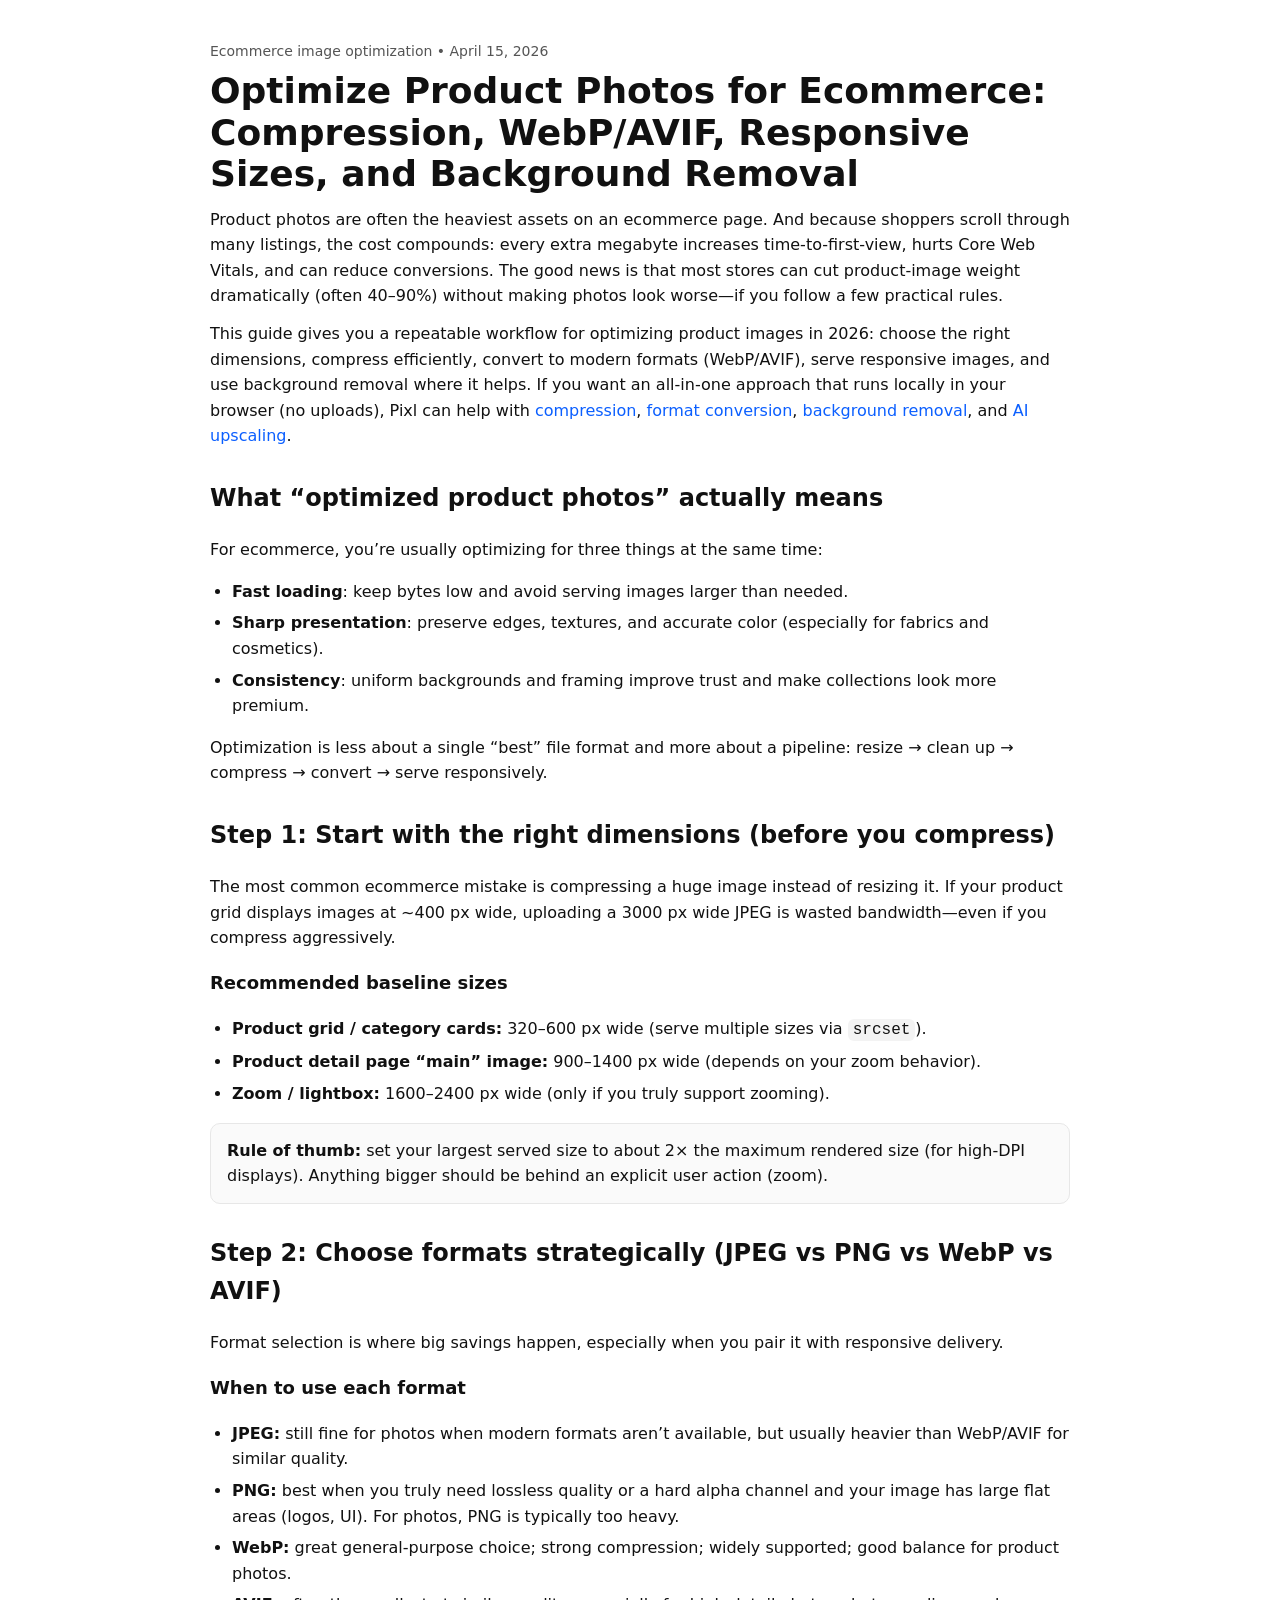
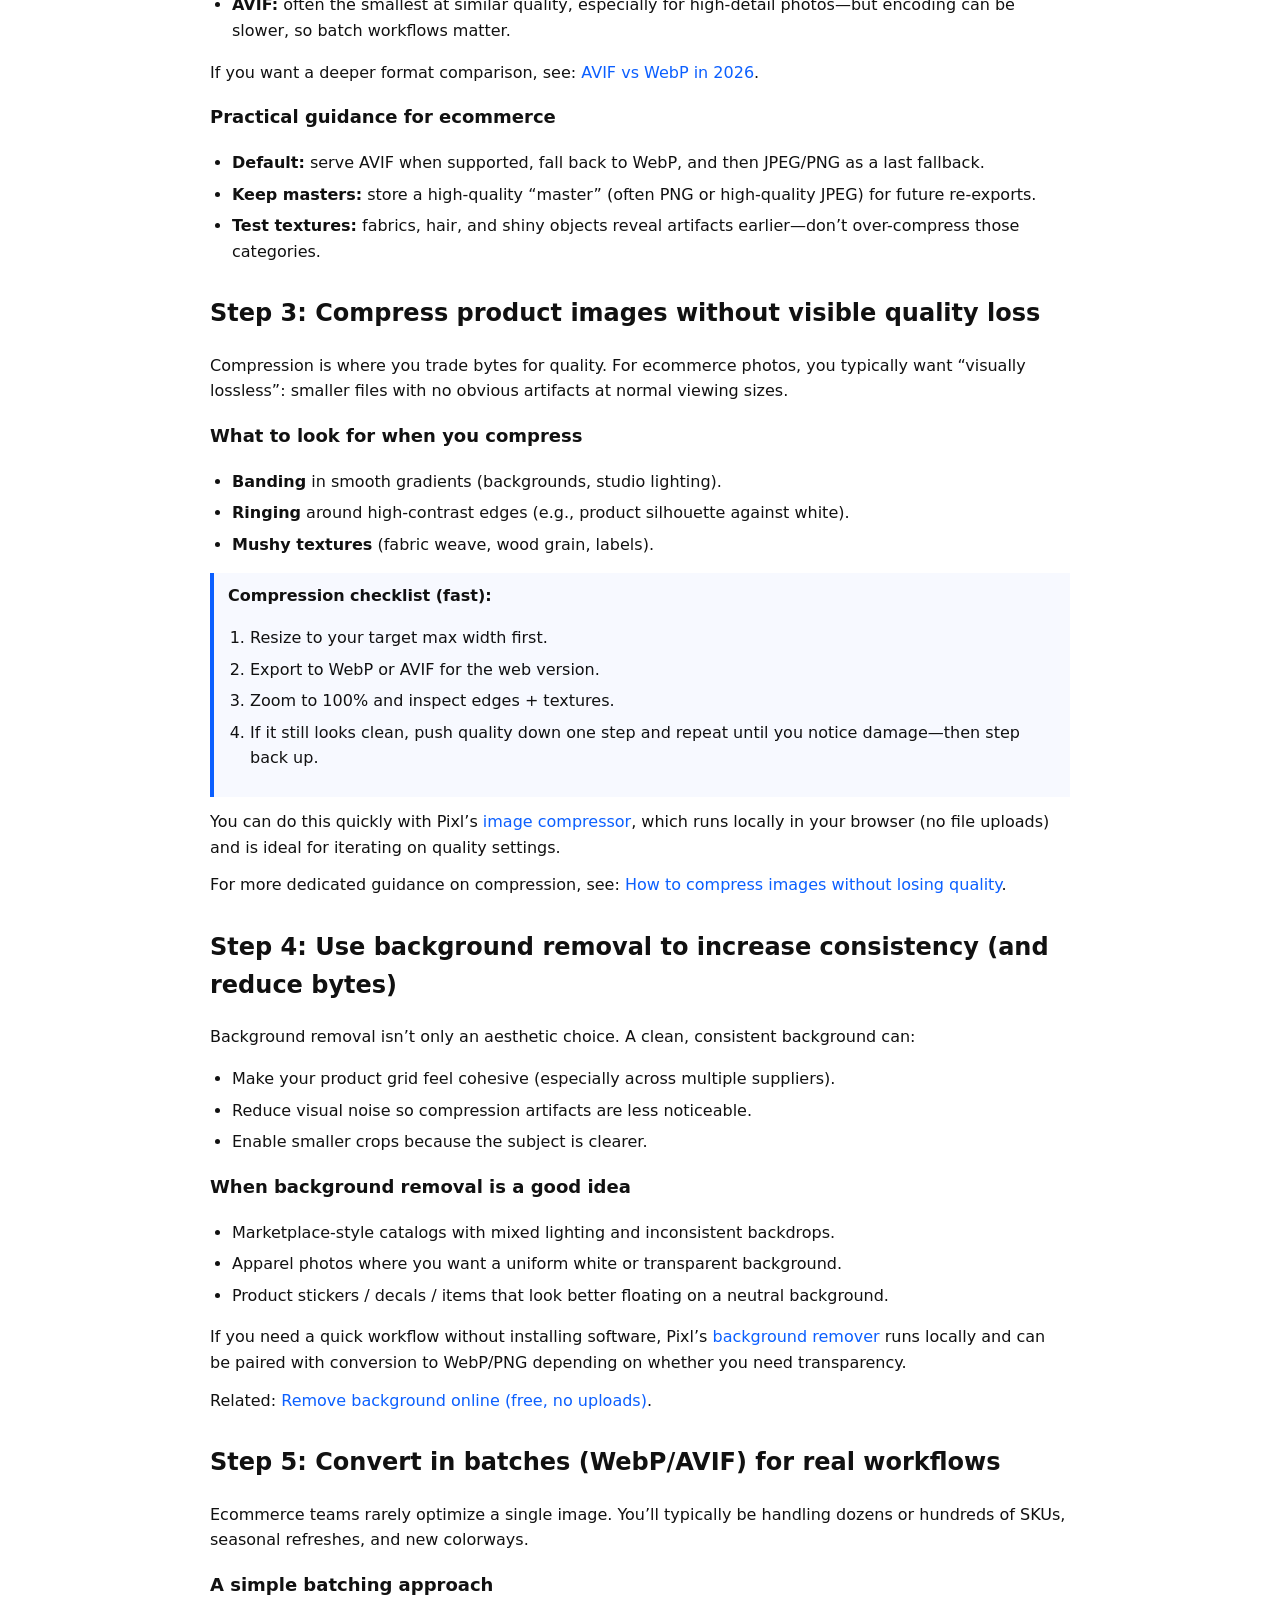
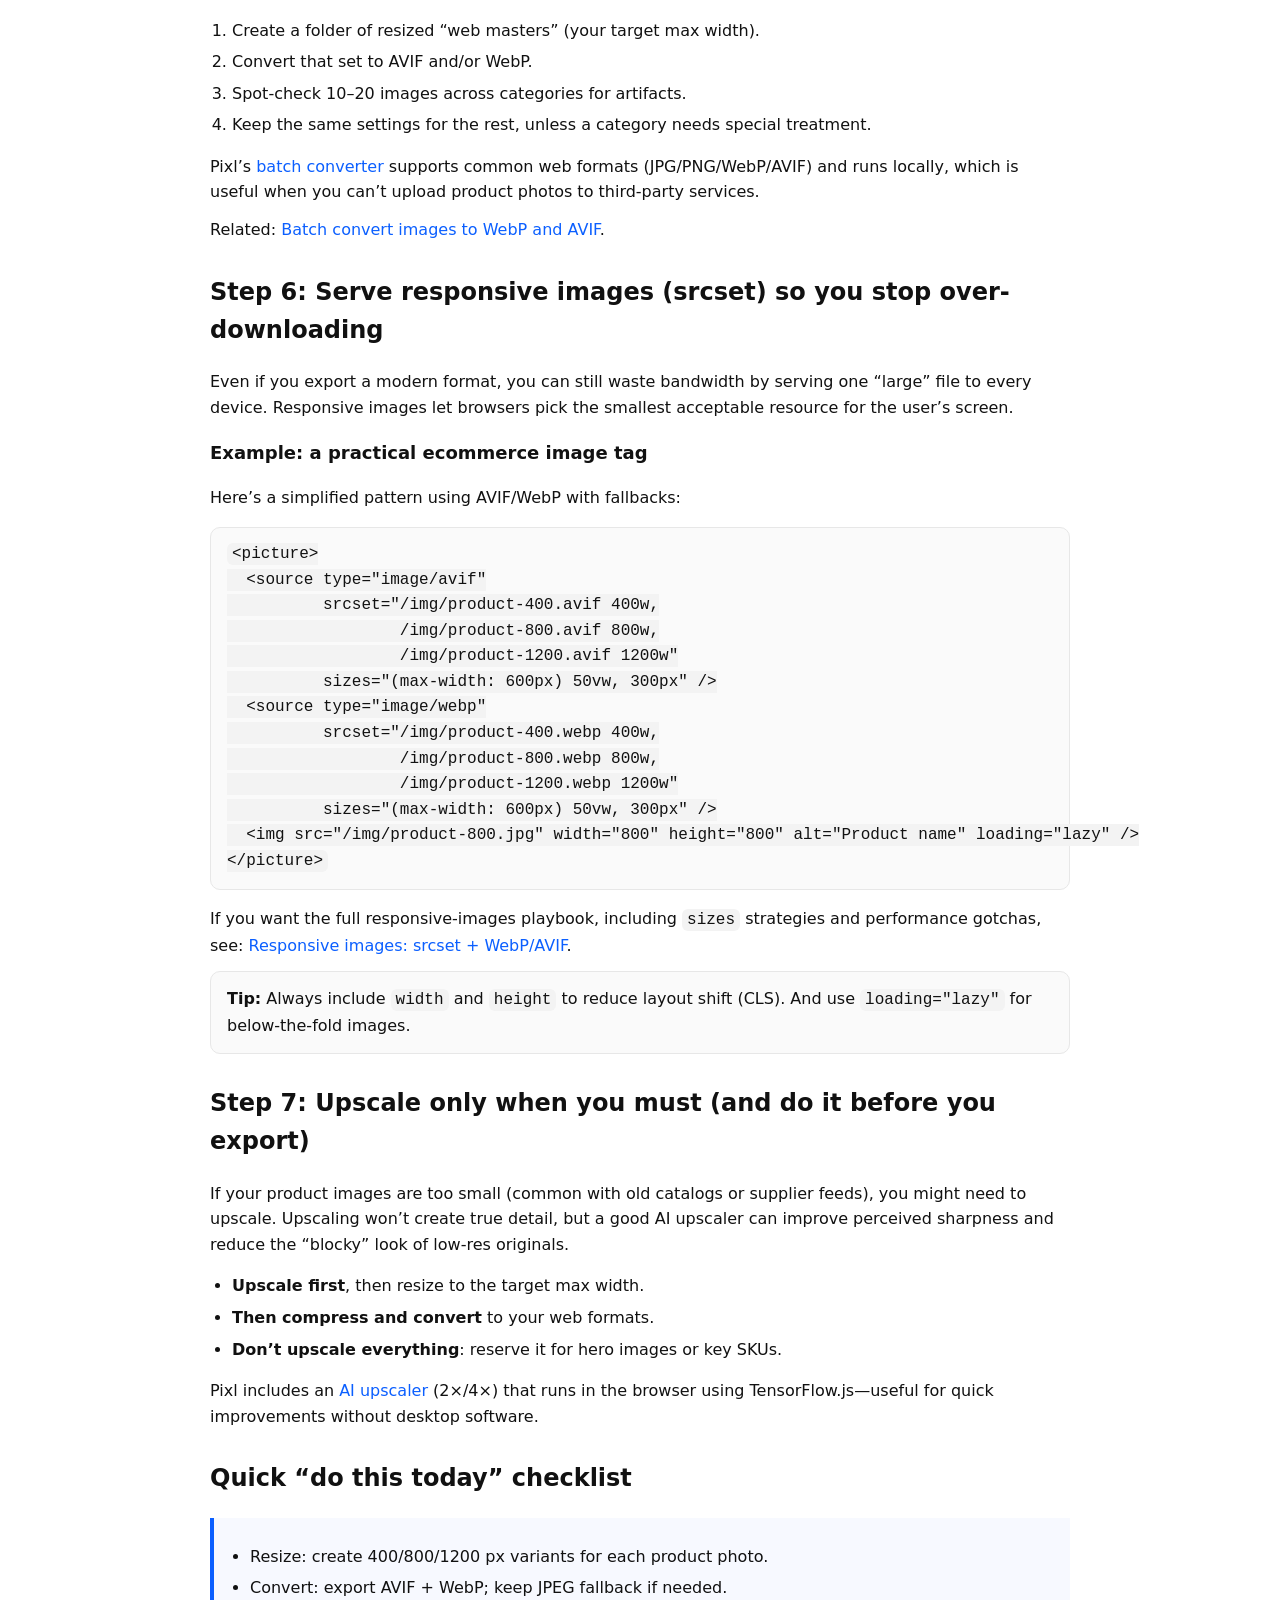
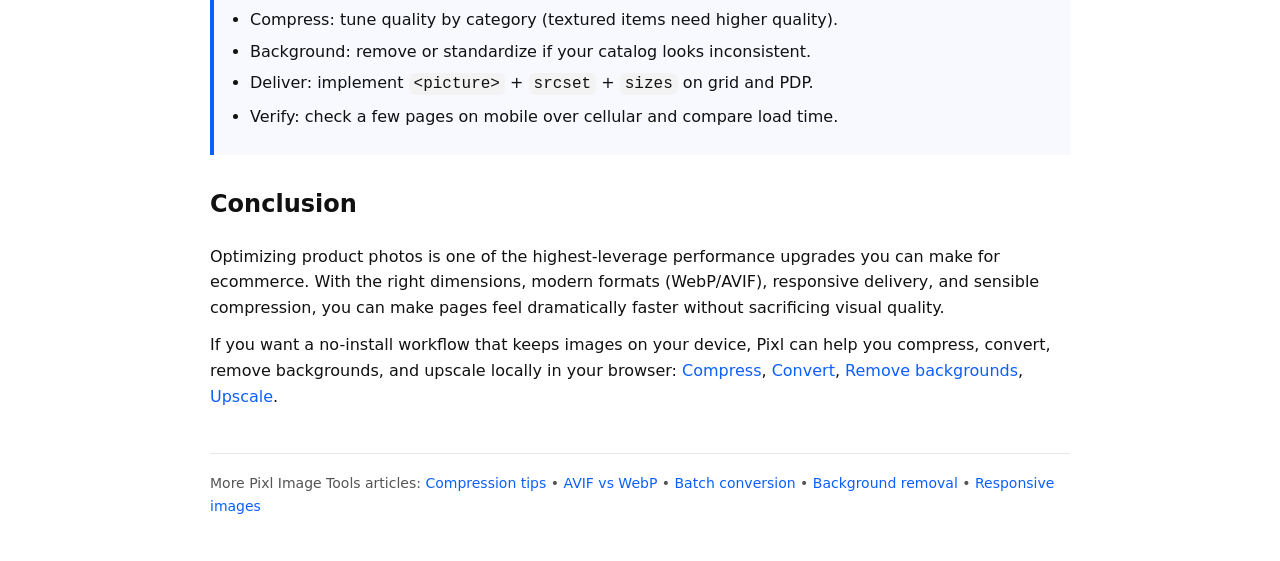
<file: blog/optimize-product-photos-ecommerce/index.html>
<!doctype html>
<html lang="en">
<head>
  <meta charset="utf-8" />
  <meta name="viewport" content="width=device-width, initial-scale=1" />
  <title>Optimize Product Photos for Ecommerce: Compression, WebP/AVIF, and Background Removal</title>
  <meta name="description" content="A practical 2026 checklist to optimize ecommerce product images: compress without visible quality loss, convert to WebP/AVIF, serve responsive sizes, and remove backgrounds locally in your browser." />
  <link rel="canonical" href="https://imgutil-five.vercel.app/blog/optimize-product-photos-ecommerce/" />

  <meta property="og:type" content="article" />
  <meta property="og:title" content="Optimize Product Photos for Ecommerce: Compression, WebP/AVIF, and Background Removal" />
  <meta property="og:description" content="A practical 2026 checklist to optimize ecommerce product images: compress without visible quality loss, convert to WebP/AVIF, serve responsive sizes, and remove backgrounds locally in your browser." />
  <meta property="og:url" content="https://imgutil-five.vercel.app/blog/optimize-product-photos-ecommerce/" />

  <meta name="twitter:card" content="summary" />
  <meta name="twitter:title" content="Optimize Product Photos for Ecommerce: Compression, WebP/AVIF, and Background Removal" />
  <meta name="twitter:description" content="A practical 2026 checklist to optimize ecommerce product images: compress without visible quality loss, convert to WebP/AVIF, serve responsive sizes, and remove backgrounds locally in your browser." />

  <style>
    :root { --fg:#111; --muted:#555; --bg:#fff; --link:#0b5fff; --border:#e7e7e7; }
    body { margin:0; background:var(--bg); color:var(--fg); font:16px/1.6 system-ui,-apple-system,Segoe UI,Roboto,Arial,sans-serif; }
    main { max-width: 860px; margin: 0 auto; padding: 40px 20px; }
    header { margin-bottom: 22px; }
    .kicker { color: var(--muted); font-size: 14px; margin: 0 0 8px; }
    h1 { font-size: 36px; line-height:1.15; margin: 0 0 10px; }
    h2 { margin-top: 30px; font-size: 24px; }
    h3 { margin-top: 18px; font-size: 18px; }
    p { margin: 12px 0; }
    ul, ol { padding-left: 22px; }
    li { margin: 6px 0; }
    a { color: var(--link); text-decoration: none; }
    a:hover { text-decoration: underline; }
    .note { border:1px solid var(--border); border-radius: 10px; padding: 14px 16px; background:#fafafa; }
    .checklist { border-left: 4px solid var(--link); padding: 10px 14px; background:#f7f9ff; }
    .footer { margin-top: 44px; padding-top: 18px; border-top:1px solid var(--border); color: var(--muted); font-size: 14px; }
    code { background:#f3f3f3; padding: 2px 5px; border-radius: 6px; }
  </style>

  <script type="application/ld+json">
  {
    "@context": "https://schema.org",
    "@type": "Article",
    "headline": "Optimize Product Photos for Ecommerce: Compression, WebP/AVIF, and Background Removal",
    "description": "A practical 2026 checklist to optimize ecommerce product images: compress without visible quality loss, convert to WebP/AVIF, serve responsive sizes, and remove backgrounds locally in your browser.",
    "author": {"@type":"Organization","name":"Pixl"},
    "publisher": {"@type":"Organization","name":"Pixl"},
    "mainEntityOfPage": "https://imgutil-five.vercel.app/blog/optimize-product-photos-ecommerce/",
    "datePublished": "2026-04-15",
    "dateModified": "2026-04-15"
  }
  </script>
</head>
<body>
  <main>
    <header>
      <p class="kicker">Ecommerce image optimization • April 15, 2026</p>
      <h1>Optimize Product Photos for Ecommerce: Compression, WebP/AVIF, Responsive Sizes, and Background Removal</h1>
      <p>Product photos are often the heaviest assets on an ecommerce page. And because shoppers scroll through many listings, the cost compounds: every extra megabyte increases time-to-first-view, hurts Core Web Vitals, and can reduce conversions. The good news is that most stores can cut product-image weight dramatically (often 40–90%) without making photos look worse—if you follow a few practical rules.</p>
      <p>This guide gives you a repeatable workflow for optimizing product images in 2026: choose the right dimensions, compress efficiently, convert to modern formats (WebP/AVIF), serve responsive images, and use background removal where it helps. If you want an all-in-one approach that runs locally in your browser (no uploads), Pixl can help with <a href="https://imgutil-five.vercel.app/compress">compression</a>, <a href="https://imgutil-five.vercel.app/convert">format conversion</a>, <a href="https://imgutil-five.vercel.app/removebg">background removal</a>, and <a href="https://imgutil-five.vercel.app/upscale">AI upscaling</a>.</p>
    </header>

    <section>
      <h2>What “optimized product photos” actually means</h2>
      <p>For ecommerce, you’re usually optimizing for three things at the same time:</p>
      <ul>
        <li><strong>Fast loading</strong>: keep bytes low and avoid serving images larger than needed.</li>
        <li><strong>Sharp presentation</strong>: preserve edges, textures, and accurate color (especially for fabrics and cosmetics).</li>
        <li><strong>Consistency</strong>: uniform backgrounds and framing improve trust and make collections look more premium.</li>
      </ul>
      <p>Optimization is less about a single “best” file format and more about a pipeline: resize → clean up → compress → convert → serve responsively.</p>
    </section>

    <section>
      <h2>Step 1: Start with the right dimensions (before you compress)</h2>
      <p>The most common ecommerce mistake is compressing a huge image instead of resizing it. If your product grid displays images at ~400 px wide, uploading a 3000 px wide JPEG is wasted bandwidth—even if you compress aggressively.</p>

      <h3>Recommended baseline sizes</h3>
      <ul>
        <li><strong>Product grid / category cards:</strong> 320–600 px wide (serve multiple sizes via <code>srcset</code>).</li>
        <li><strong>Product detail page “main” image:</strong> 900–1400 px wide (depends on your zoom behavior).</li>
        <li><strong>Zoom / lightbox:</strong> 1600–2400 px wide (only if you truly support zooming).</li>
      </ul>

      <div class="note">
        <strong>Rule of thumb:</strong> set your largest served size to about 2× the maximum rendered size (for high-DPI displays). Anything bigger should be behind an explicit user action (zoom).
      </div>
    </section>

    <section>
      <h2>Step 2: Choose formats strategically (JPEG vs PNG vs WebP vs AVIF)</h2>
      <p>Format selection is where big savings happen, especially when you pair it with responsive delivery.</p>

      <h3>When to use each format</h3>
      <ul>
        <li><strong>JPEG:</strong> still fine for photos when modern formats aren’t available, but usually heavier than WebP/AVIF for similar quality.</li>
        <li><strong>PNG:</strong> best when you truly need lossless quality or a hard alpha channel and your image has large flat areas (logos, UI). For photos, PNG is typically too heavy.</li>
        <li><strong>WebP:</strong> great general-purpose choice; strong compression; widely supported; good balance for product photos.</li>
        <li><strong>AVIF:</strong> often the smallest at similar quality, especially for high-detail photos—but encoding can be slower, so batch workflows matter.</li>
      </ul>

      <p>If you want a deeper format comparison, see: <a href="https://imgutil-five.vercel.app/blog/avif-vs-webp-2026/">AVIF vs WebP in 2026</a>.</p>

      <h3>Practical guidance for ecommerce</h3>
      <ul>
        <li><strong>Default:</strong> serve AVIF when supported, fall back to WebP, and then JPEG/PNG as a last fallback.</li>
        <li><strong>Keep masters:</strong> store a high-quality “master” (often PNG or high-quality JPEG) for future re-exports.</li>
        <li><strong>Test textures:</strong> fabrics, hair, and shiny objects reveal artifacts earlier—don’t over-compress those categories.</li>
      </ul>
    </section>

    <section>
      <h2>Step 3: Compress product images without visible quality loss</h2>
      <p>Compression is where you trade bytes for quality. For ecommerce photos, you typically want “visually lossless”: smaller files with no obvious artifacts at normal viewing sizes.</p>

      <h3>What to look for when you compress</h3>
      <ul>
        <li><strong>Banding</strong> in smooth gradients (backgrounds, studio lighting).</li>
        <li><strong>Ringing</strong> around high-contrast edges (e.g., product silhouette against white).</li>
        <li><strong>Mushy textures</strong> (fabric weave, wood grain, labels).</li>
      </ul>

      <div class="checklist">
        <strong>Compression checklist (fast):</strong>
        <ol>
          <li>Resize to your target max width first.</li>
          <li>Export to WebP or AVIF for the web version.</li>
          <li>Zoom to 100% and inspect edges + textures.</li>
          <li>If it still looks clean, push quality down one step and repeat until you notice damage—then step back up.</li>
        </ol>
      </div>

      <p>You can do this quickly with Pixl’s <a href="https://imgutil-five.vercel.app/compress">image compressor</a>, which runs locally in your browser (no file uploads) and is ideal for iterating on quality settings.</p>

      <p>For more dedicated guidance on compression, see: <a href="https://imgutil-five.vercel.app/blog/compress-images-without-losing-quality/">How to compress images without losing quality</a>.</p>
    </section>

    <section>
      <h2>Step 4: Use background removal to increase consistency (and reduce bytes)</h2>
      <p>Background removal isn’t only an aesthetic choice. A clean, consistent background can:</p>
      <ul>
        <li>Make your product grid feel cohesive (especially across multiple suppliers).</li>
        <li>Reduce visual noise so compression artifacts are less noticeable.</li>
        <li>Enable smaller crops because the subject is clearer.</li>
      </ul>

      <h3>When background removal is a good idea</h3>
      <ul>
        <li>Marketplace-style catalogs with mixed lighting and inconsistent backdrops.</li>
        <li>Apparel photos where you want a uniform white or transparent background.</li>
        <li>Product stickers / decals / items that look better floating on a neutral background.</li>
      </ul>

      <p>If you need a quick workflow without installing software, Pixl’s <a href="https://imgutil-five.vercel.app/removebg">background remover</a> runs locally and can be paired with conversion to WebP/PNG depending on whether you need transparency.</p>

      <p>Related: <a href="https://imgutil-five.vercel.app/blog/remove-background-online-free-no-uploads/">Remove background online (free, no uploads)</a>.</p>
    </section>

    <section>
      <h2>Step 5: Convert in batches (WebP/AVIF) for real workflows</h2>
      <p>Ecommerce teams rarely optimize a single image. You’ll typically be handling dozens or hundreds of SKUs, seasonal refreshes, and new colorways.</p>

      <h3>A simple batching approach</h3>
      <ol>
        <li>Create a folder of resized “web masters” (your target max width).</li>
        <li>Convert that set to AVIF and/or WebP.</li>
        <li>Spot-check 10–20 images across categories for artifacts.</li>
        <li>Keep the same settings for the rest, unless a category needs special treatment.</li>
      </ol>

      <p>Pixl’s <a href="https://imgutil-five.vercel.app/convert">batch converter</a> supports common web formats (JPG/PNG/WebP/AVIF) and runs locally, which is useful when you can’t upload product photos to third-party services.</p>

      <p>Related: <a href="https://imgutil-five.vercel.app/blog/batch-convert-images-to-webp-and-avif/">Batch convert images to WebP and AVIF</a>.</p>
    </section>

    <section>
      <h2>Step 6: Serve responsive images (srcset) so you stop over-downloading</h2>
      <p>Even if you export a modern format, you can still waste bandwidth by serving one “large” file to every device. Responsive images let browsers pick the smallest acceptable resource for the user’s screen.</p>

      <h3>Example: a practical ecommerce image tag</h3>
      <p>Here’s a simplified pattern using AVIF/WebP with fallbacks:</p>
      <pre class="note"><code>&lt;picture&gt;
  &lt;source type="image/avif"
          srcset="/img/product-400.avif 400w,
                  /img/product-800.avif 800w,
                  /img/product-1200.avif 1200w"
          sizes="(max-width: 600px) 50vw, 300px" /&gt;
  &lt;source type="image/webp"
          srcset="/img/product-400.webp 400w,
                  /img/product-800.webp 800w,
                  /img/product-1200.webp 1200w"
          sizes="(max-width: 600px) 50vw, 300px" /&gt;
  &lt;img src="/img/product-800.jpg" width="800" height="800" alt="Product name" loading="lazy" /&gt;
&lt;/picture&gt;</code></pre>

      <p>If you want the full responsive-images playbook, including <code>sizes</code> strategies and performance gotchas, see: <a href="https://imgutil-five.vercel.app/blog/responsive-images-srcset-webp-avif/">Responsive images: srcset + WebP/AVIF</a>.</p>

      <div class="note">
        <strong>Tip:</strong> Always include <code>width</code> and <code>height</code> to reduce layout shift (CLS). And use <code>loading="lazy"</code> for below-the-fold images.
      </div>
    </section>

    <section>
      <h2>Step 7: Upscale only when you must (and do it before you export)</h2>
      <p>If your product images are too small (common with old catalogs or supplier feeds), you might need to upscale. Upscaling won’t create true detail, but a good AI upscaler can improve perceived sharpness and reduce the “blocky” look of low-res originals.</p>
      <ul>
        <li><strong>Upscale first</strong>, then resize to the target max width.</li>
        <li><strong>Then compress and convert</strong> to your web formats.</li>
        <li><strong>Don’t upscale everything</strong>: reserve it for hero images or key SKUs.</li>
      </ul>
      <p>Pixl includes an <a href="https://imgutil-five.vercel.app/upscale">AI upscaler</a> (2×/4×) that runs in the browser using TensorFlow.js—useful for quick improvements without desktop software.</p>
    </section>

    <section>
      <h2>Quick “do this today” checklist</h2>
      <div class="checklist">
        <ul>
          <li>Resize: create 400/800/1200 px variants for each product photo.</li>
          <li>Convert: export AVIF + WebP; keep JPEG fallback if needed.</li>
          <li>Compress: tune quality by category (textured items need higher quality).</li>
          <li>Background: remove or standardize if your catalog looks inconsistent.</li>
          <li>Deliver: implement <code>&lt;picture&gt;</code> + <code>srcset</code> + <code>sizes</code> on grid and PDP.</li>
          <li>Verify: check a few pages on mobile over cellular and compare load time.</li>
        </ul>
      </div>
    </section>

    <section>
      <h2>Conclusion</h2>
      <p>Optimizing product photos is one of the highest-leverage performance upgrades you can make for ecommerce. With the right dimensions, modern formats (WebP/AVIF), responsive delivery, and sensible compression, you can make pages feel dramatically faster without sacrificing visual quality.</p>
      <p>If you want a no-install workflow that keeps images on your device, Pixl can help you compress, convert, remove backgrounds, and upscale locally in your browser: <a href="https://imgutil-five.vercel.app/compress">Compress</a>, <a href="https://imgutil-five.vercel.app/convert">Convert</a>, <a href="https://imgutil-five.vercel.app/removebg">Remove backgrounds</a>, <a href="https://imgutil-five.vercel.app/upscale">Upscale</a>.</p>
    </section>

    <p class="footer">More Pixl Image Tools articles: <a href="https://imgutil-five.vercel.app/blog/compress-images-without-losing-quality/">Compression tips</a> • <a href="https://imgutil-five.vercel.app/blog/avif-vs-webp-2026/">AVIF vs WebP</a> • <a href="https://imgutil-five.vercel.app/blog/batch-convert-images-to-webp-and-avif/">Batch conversion</a> • <a href="https://imgutil-five.vercel.app/blog/remove-background-online-free-no-uploads/">Background removal</a> • <a href="https://imgutil-five.vercel.app/blog/responsive-images-srcset-webp-avif/">Responsive images</a></p>
  </main>
</body>
</html>
</file>
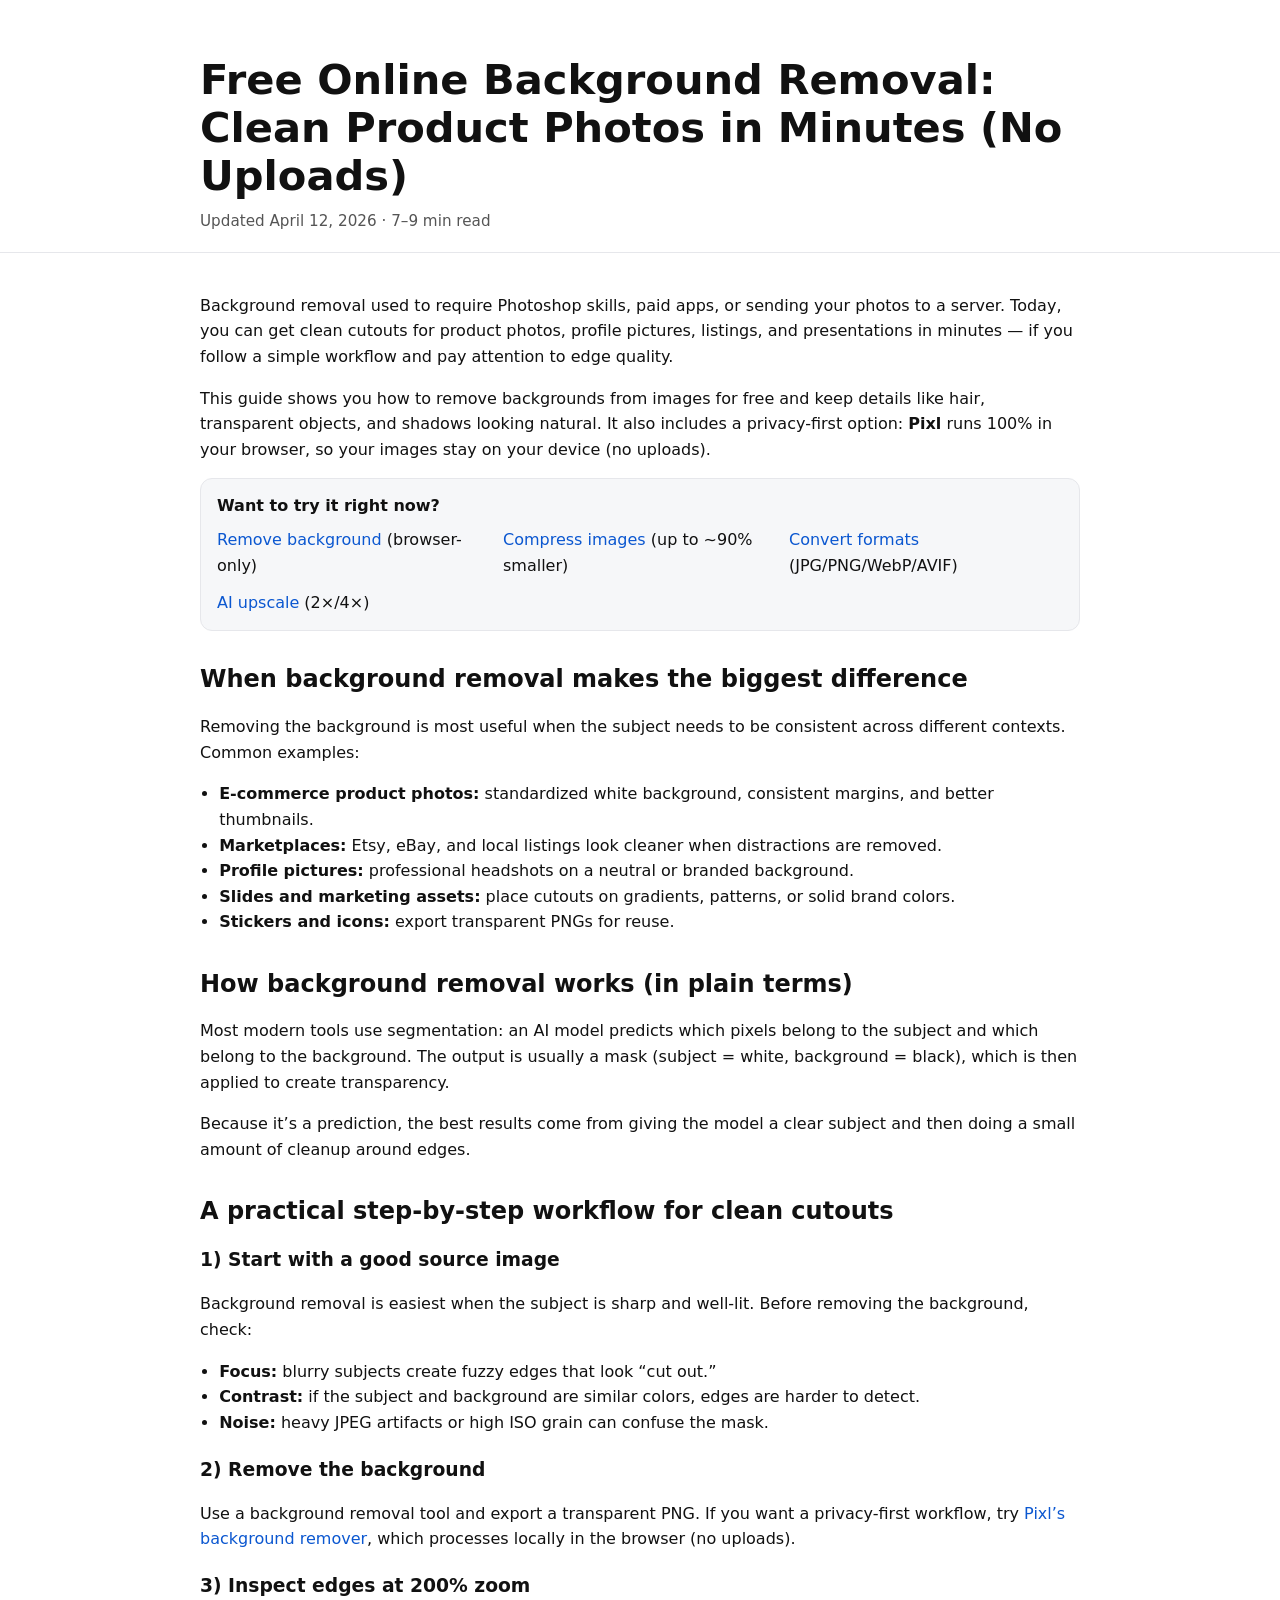
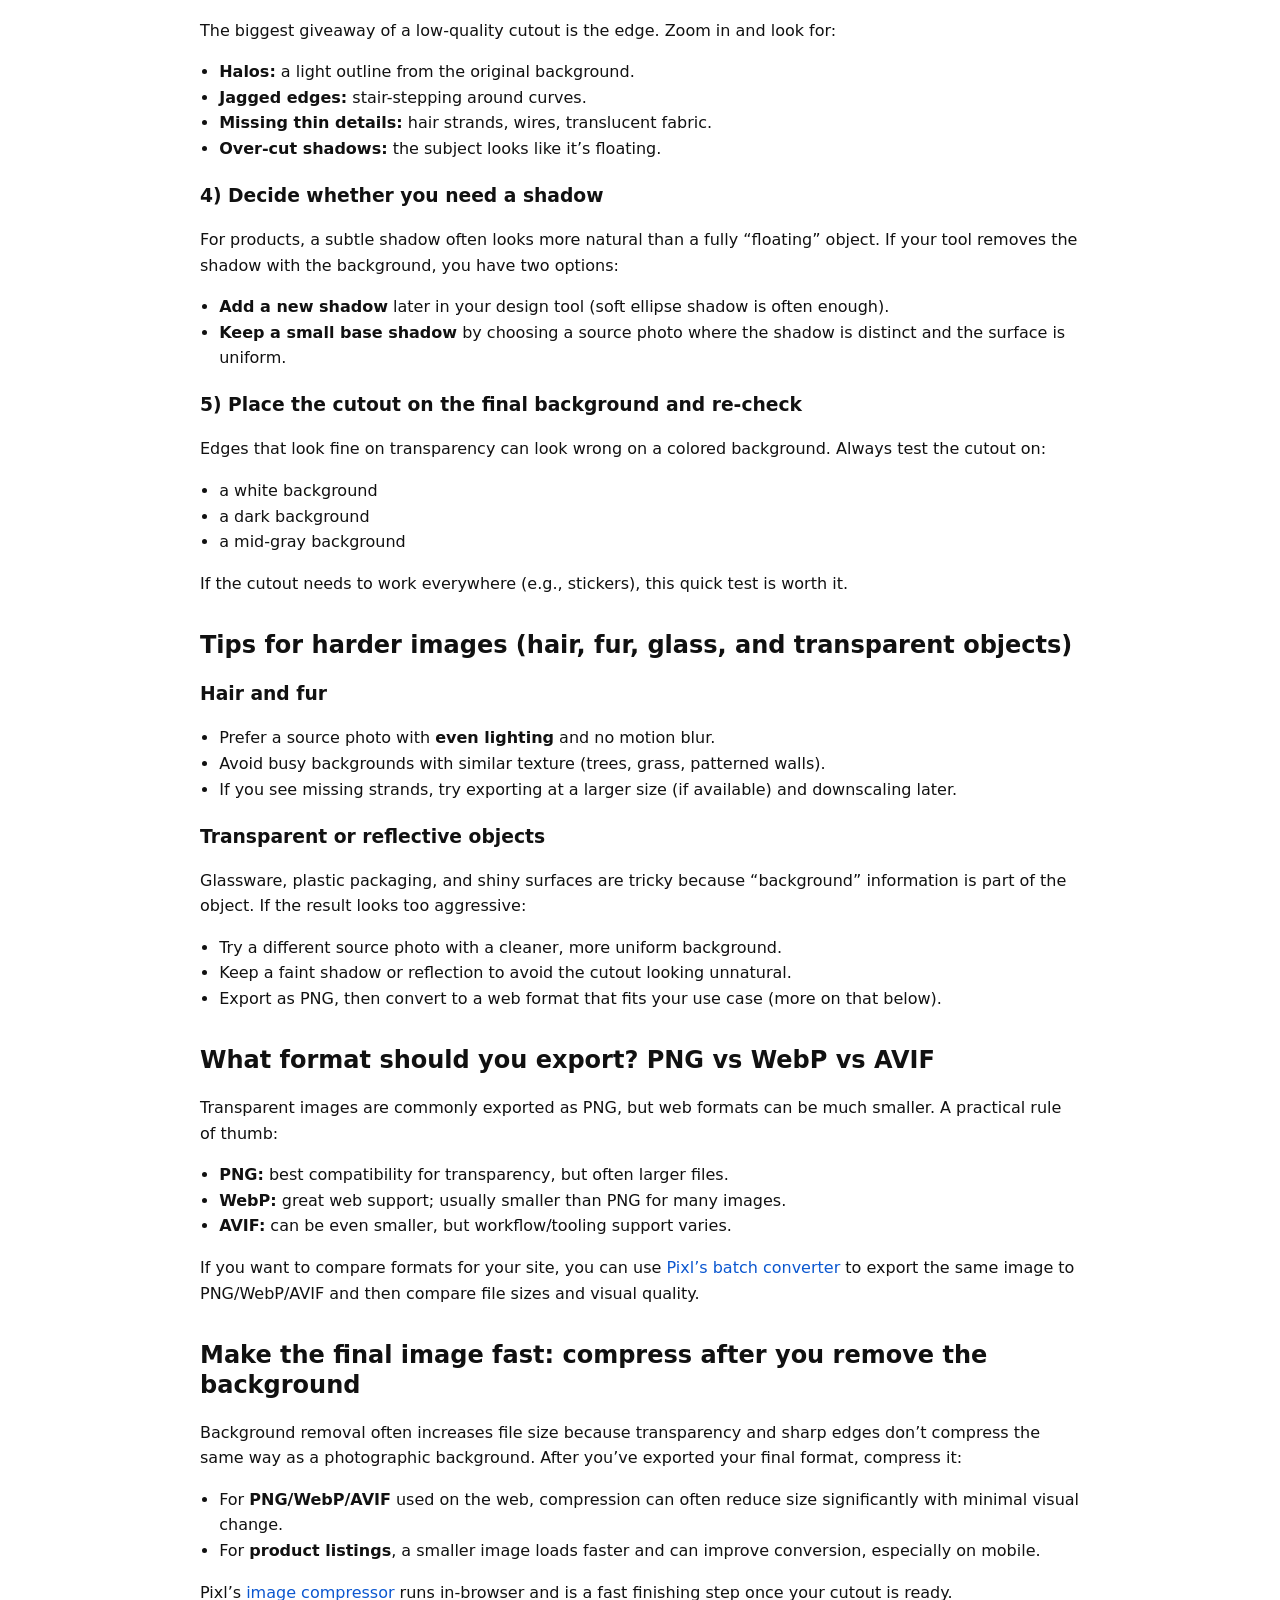
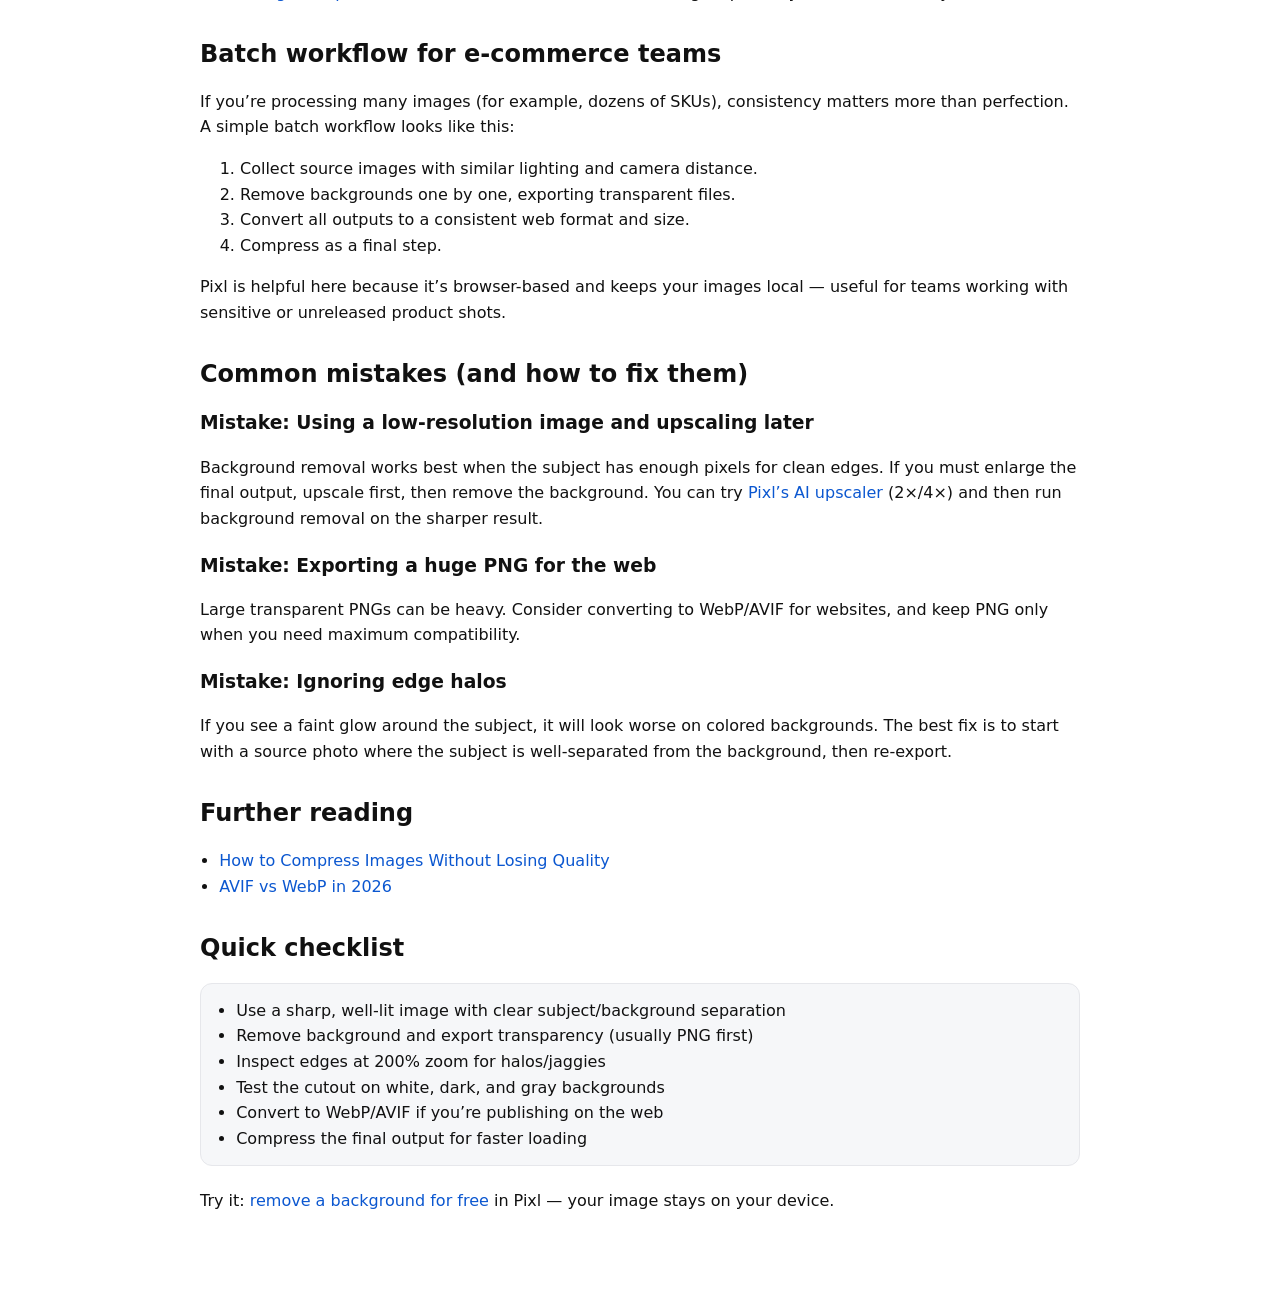
<file: blog/remove-background-online-free-no-uploads/index.html>
<!doctype html>
<html lang="en">
<head>
  <meta charset="utf-8" />
  <meta name="viewport" content="width=device-width, initial-scale=1" />
  <title>Free Online Background Removal: Clean Product Photos in Minutes (No Uploads)</title>
  <meta name="description" content="Learn how to remove backgrounds from images for free, keep edges clean, and create consistent product photos. Includes a privacy-first, browser-only workflow using Pixl." />
  <link rel="canonical" href="https://imgutil-five.vercel.app/blog/remove-background-online-free-no-uploads/" />

  <meta property="og:type" content="article" />
  <meta property="og:title" content="Free Online Background Removal: Clean Product Photos in Minutes (No Uploads)" />
  <meta property="og:description" content="A practical guide to removing image backgrounds for e-commerce, resumes, and marketing — with a 100% local, no-upload workflow." />
  <meta property="og:url" content="https://imgutil-five.vercel.app/blog/remove-background-online-free-no-uploads/" />

  <meta name="twitter:card" content="summary_large_image" />
  <meta name="twitter:title" content="Free Online Background Removal: Clean Product Photos in Minutes (No Uploads)" />
  <meta name="twitter:description" content="A practical guide to removing image backgrounds for e-commerce, resumes, and marketing — with a 100% local, no-upload workflow." />

  <script type="application/ld+json">
  {
    "@context": "https://schema.org",
    "@type": "Article",
    "headline": "Free Online Background Removal: Clean Product Photos in Minutes (No Uploads)",
    "description": "Learn how to remove backgrounds from images for free, keep edges clean, and create consistent product photos. Includes a privacy-first, browser-only workflow using Pixl.",
    "mainEntityOfPage": {
      "@type": "WebPage",
      "@id": "https://imgutil-five.vercel.app/blog/remove-background-online-free-no-uploads/"
    },
    "author": {
      "@type": "Organization",
      "name": "Pixl"
    },
    "publisher": {
      "@type": "Organization",
      "name": "Pixl"
    },
    "datePublished": "2026-04-12",
    "dateModified": "2026-04-12"
  }
  </script>

  <style>
    :root{--fg:#111;--muted:#555;--bg:#fff;--card:#f6f7f9;--link:#0b57d0;--border:#e6e7eb;}
    body{margin:0;font-family:ui-sans-serif,system-ui,-apple-system,Segoe UI,Roboto,Helvetica,Arial;line-height:1.6;background:var(--bg);color:var(--fg)}
    header{padding:56px 20px 18px;border-bottom:1px solid var(--border)}
    main{max-width:880px;margin:0 auto;padding:24px 20px 64px}
    h1{line-height:1.15;margin:0 0 10px;font-size:clamp(1.9rem,3.5vw,2.6rem)}
    .meta{color:var(--muted);font-size:0.95rem}
    h2{margin-top:2.1rem;line-height:1.25}
    h3{margin-top:1.4rem;line-height:1.3}
    a{color:var(--link);text-decoration:none}
    a:hover{text-decoration:underline}
    .callout{background:var(--card);border:1px solid var(--border);padding:14px 16px;border-radius:12px}
    ul{padding-left:1.2rem}
    code{background:var(--card);padding:2px 6px;border-radius:6px}
    .grid{display:grid;grid-template-columns:repeat(auto-fit,minmax(240px,1fr));gap:12px}
  </style>
</head>
<body>
  <header>
    <div style="max-width:880px;margin:0 auto;">
      <h1>Free Online Background Removal: Clean Product Photos in Minutes (No Uploads)</h1>
      <div class="meta">Updated April 12, 2026 · 7–9 min read</div>
    </div>
  </header>

  <main>
    <p>Background removal used to require Photoshop skills, paid apps, or sending your photos to a server. Today, you can get clean cutouts for product photos, profile pictures, listings, and presentations in minutes — if you follow a simple workflow and pay attention to edge quality.</p>

    <p>This guide shows you how to remove backgrounds from images for free and keep details like hair, transparent objects, and shadows looking natural. It also includes a privacy-first option: <strong>Pixl</strong> runs 100% in your browser, so your images stay on your device (no uploads).</p>

    <div class="callout">
      <strong>Want to try it right now?</strong>
      <div style="margin-top:8px" class="grid">
        <div><a href="https://imgutil-five.vercel.app/removebg">Remove background</a> (browser-only)</div>
        <div><a href="https://imgutil-five.vercel.app/compress">Compress images</a> (up to ~90% smaller)</div>
        <div><a href="https://imgutil-five.vercel.app/convert">Convert formats</a> (JPG/PNG/WebP/AVIF)</div>
        <div><a href="https://imgutil-five.vercel.app/upscale">AI upscale</a> (2×/4×)</div>
      </div>
    </div>

    <h2>When background removal makes the biggest difference</h2>
    <p>Removing the background is most useful when the subject needs to be consistent across different contexts. Common examples:</p>
    <ul>
      <li><strong>E-commerce product photos:</strong> standardized white background, consistent margins, and better thumbnails.</li>
      <li><strong>Marketplaces:</strong> Etsy, eBay, and local listings look cleaner when distractions are removed.</li>
      <li><strong>Profile pictures:</strong> professional headshots on a neutral or branded background.</li>
      <li><strong>Slides and marketing assets:</strong> place cutouts on gradients, patterns, or solid brand colors.</li>
      <li><strong>Stickers and icons:</strong> export transparent PNGs for reuse.</li>
    </ul>

    <h2>How background removal works (in plain terms)</h2>
    <p>Most modern tools use segmentation: an AI model predicts which pixels belong to the subject and which belong to the background. The output is usually a mask (subject = white, background = black), which is then applied to create transparency.</p>
    <p>Because it’s a prediction, the best results come from giving the model a clear subject and then doing a small amount of cleanup around edges.</p>

    <h2>A practical step-by-step workflow for clean cutouts</h2>

    <h3>1) Start with a good source image</h3>
    <p>Background removal is easiest when the subject is sharp and well-lit. Before removing the background, check:</p>
    <ul>
      <li><strong>Focus:</strong> blurry subjects create fuzzy edges that look “cut out.”</li>
      <li><strong>Contrast:</strong> if the subject and background are similar colors, edges are harder to detect.</li>
      <li><strong>Noise:</strong> heavy JPEG artifacts or high ISO grain can confuse the mask.</li>
    </ul>

    <h3>2) Remove the background</h3>
    <p>Use a background removal tool and export a transparent PNG. If you want a privacy-first workflow, try <a href="https://imgutil-five.vercel.app/removebg">Pixl’s background remover</a>, which processes locally in the browser (no uploads).</p>

    <h3>3) Inspect edges at 200% zoom</h3>
    <p>The biggest giveaway of a low-quality cutout is the edge. Zoom in and look for:</p>
    <ul>
      <li><strong>Halos:</strong> a light outline from the original background.</li>
      <li><strong>Jagged edges:</strong> stair-stepping around curves.</li>
      <li><strong>Missing thin details:</strong> hair strands, wires, translucent fabric.</li>
      <li><strong>Over-cut shadows:</strong> the subject looks like it’s floating.</li>
    </ul>

    <h3>4) Decide whether you need a shadow</h3>
    <p>For products, a subtle shadow often looks more natural than a fully “floating” object. If your tool removes the shadow with the background, you have two options:</p>
    <ul>
      <li><strong>Add a new shadow</strong> later in your design tool (soft ellipse shadow is often enough).</li>
      <li><strong>Keep a small base shadow</strong> by choosing a source photo where the shadow is distinct and the surface is uniform.</li>
    </ul>

    <h3>5) Place the cutout on the final background and re-check</h3>
    <p>Edges that look fine on transparency can look wrong on a colored background. Always test the cutout on:</p>
    <ul>
      <li>a white background</li>
      <li>a dark background</li>
      <li>a mid-gray background</li>
    </ul>
    <p>If the cutout needs to work everywhere (e.g., stickers), this quick test is worth it.</p>

    <h2>Tips for harder images (hair, fur, glass, and transparent objects)</h2>

    <h3>Hair and fur</h3>
    <ul>
      <li>Prefer a source photo with <strong>even lighting</strong> and no motion blur.</li>
      <li>Avoid busy backgrounds with similar texture (trees, grass, patterned walls).</li>
      <li>If you see missing strands, try exporting at a larger size (if available) and downscaling later.</li>
    </ul>

    <h3>Transparent or reflective objects</h3>
    <p>Glassware, plastic packaging, and shiny surfaces are tricky because “background” information is part of the object. If the result looks too aggressive:</p>
    <ul>
      <li>Try a different source photo with a cleaner, more uniform background.</li>
      <li>Keep a faint shadow or reflection to avoid the cutout looking unnatural.</li>
      <li>Export as PNG, then convert to a web format that fits your use case (more on that below).</li>
    </ul>

    <h2>What format should you export? PNG vs WebP vs AVIF</h2>
    <p>Transparent images are commonly exported as PNG, but web formats can be much smaller. A practical rule of thumb:</p>
    <ul>
      <li><strong>PNG:</strong> best compatibility for transparency, but often larger files.</li>
      <li><strong>WebP:</strong> great web support; usually smaller than PNG for many images.</li>
      <li><strong>AVIF:</strong> can be even smaller, but workflow/tooling support varies.</li>
    </ul>
    <p>If you want to compare formats for your site, you can use <a href="https://imgutil-five.vercel.app/convert">Pixl’s batch converter</a> to export the same image to PNG/WebP/AVIF and then compare file sizes and visual quality.</p>

    <h2>Make the final image fast: compress after you remove the background</h2>
    <p>Background removal often increases file size because transparency and sharp edges don’t compress the same way as a photographic background. After you’ve exported your final format, compress it:</p>
    <ul>
      <li>For <strong>PNG/WebP/AVIF</strong> used on the web, compression can often reduce size significantly with minimal visual change.</li>
      <li>For <strong>product listings</strong>, a smaller image loads faster and can improve conversion, especially on mobile.</li>
    </ul>
    <p>Pixl’s <a href="https://imgutil-five.vercel.app/compress">image compressor</a> runs in-browser and is a fast finishing step once your cutout is ready.</p>

    <h2>Batch workflow for e-commerce teams</h2>
    <p>If you’re processing many images (for example, dozens of SKUs), consistency matters more than perfection. A simple batch workflow looks like this:</p>
    <ol>
      <li>Collect source images with similar lighting and camera distance.</li>
      <li>Remove backgrounds one by one, exporting transparent files.</li>
      <li>Convert all outputs to a consistent web format and size.</li>
      <li>Compress as a final step.</li>
    </ol>
    <p>Pixl is helpful here because it’s browser-based and keeps your images local — useful for teams working with sensitive or unreleased product shots.</p>

    <h2>Common mistakes (and how to fix them)</h2>

    <h3>Mistake: Using a low-resolution image and upscaling later</h3>
    <p>Background removal works best when the subject has enough pixels for clean edges. If you must enlarge the final output, upscale first, then remove the background. You can try <a href="https://imgutil-five.vercel.app/upscale">Pixl’s AI upscaler</a> (2×/4×) and then run background removal on the sharper result.</p>

    <h3>Mistake: Exporting a huge PNG for the web</h3>
    <p>Large transparent PNGs can be heavy. Consider converting to WebP/AVIF for websites, and keep PNG only when you need maximum compatibility.</p>

    <h3>Mistake: Ignoring edge halos</h3>
    <p>If you see a faint glow around the subject, it will look worse on colored backgrounds. The best fix is to start with a source photo where the subject is well-separated from the background, then re-export.</p>

    <h2>Further reading</h2>
    <ul>
      <li><a href="https://imgutil-five.vercel.app/blog/compress-images-without-losing-quality/">How to Compress Images Without Losing Quality</a></li>
      <li><a href="https://imgutil-five.vercel.app/blog/avif-vs-webp-2026/">AVIF vs WebP in 2026</a></li>
    </ul>

    <h2>Quick checklist</h2>
    <div class="callout">
      <ul style="margin:0">
        <li>Use a sharp, well-lit image with clear subject/background separation</li>
        <li>Remove background and export transparency (usually PNG first)</li>
        <li>Inspect edges at 200% zoom for halos/jaggies</li>
        <li>Test the cutout on white, dark, and gray backgrounds</li>
        <li>Convert to WebP/AVIF if you’re publishing on the web</li>
        <li>Compress the final output for faster loading</li>
      </ul>
    </div>

    <p style="margin-top:22px">Try it: <a href="https://imgutil-five.vercel.app/removebg">remove a background for free</a> in Pixl — your image stays on your device.</p>
  </main>
</body>
</html>
</file>
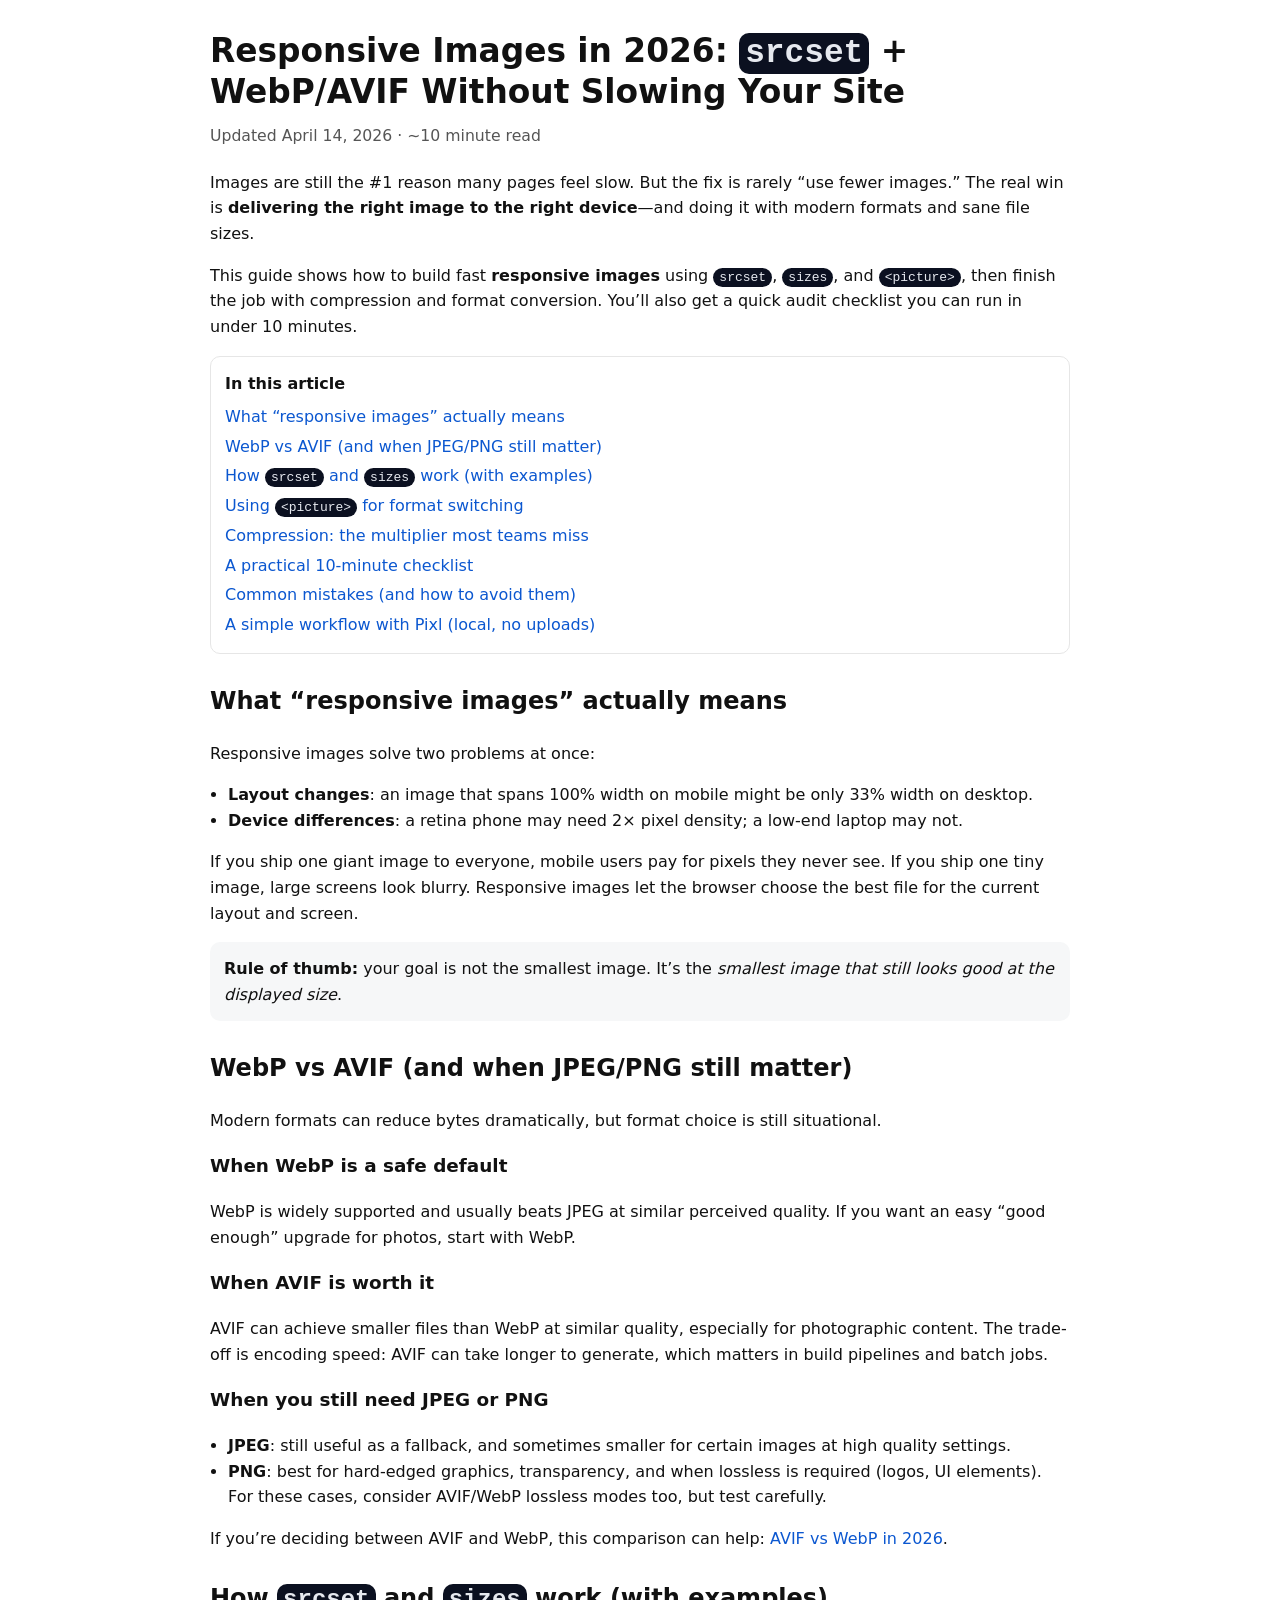
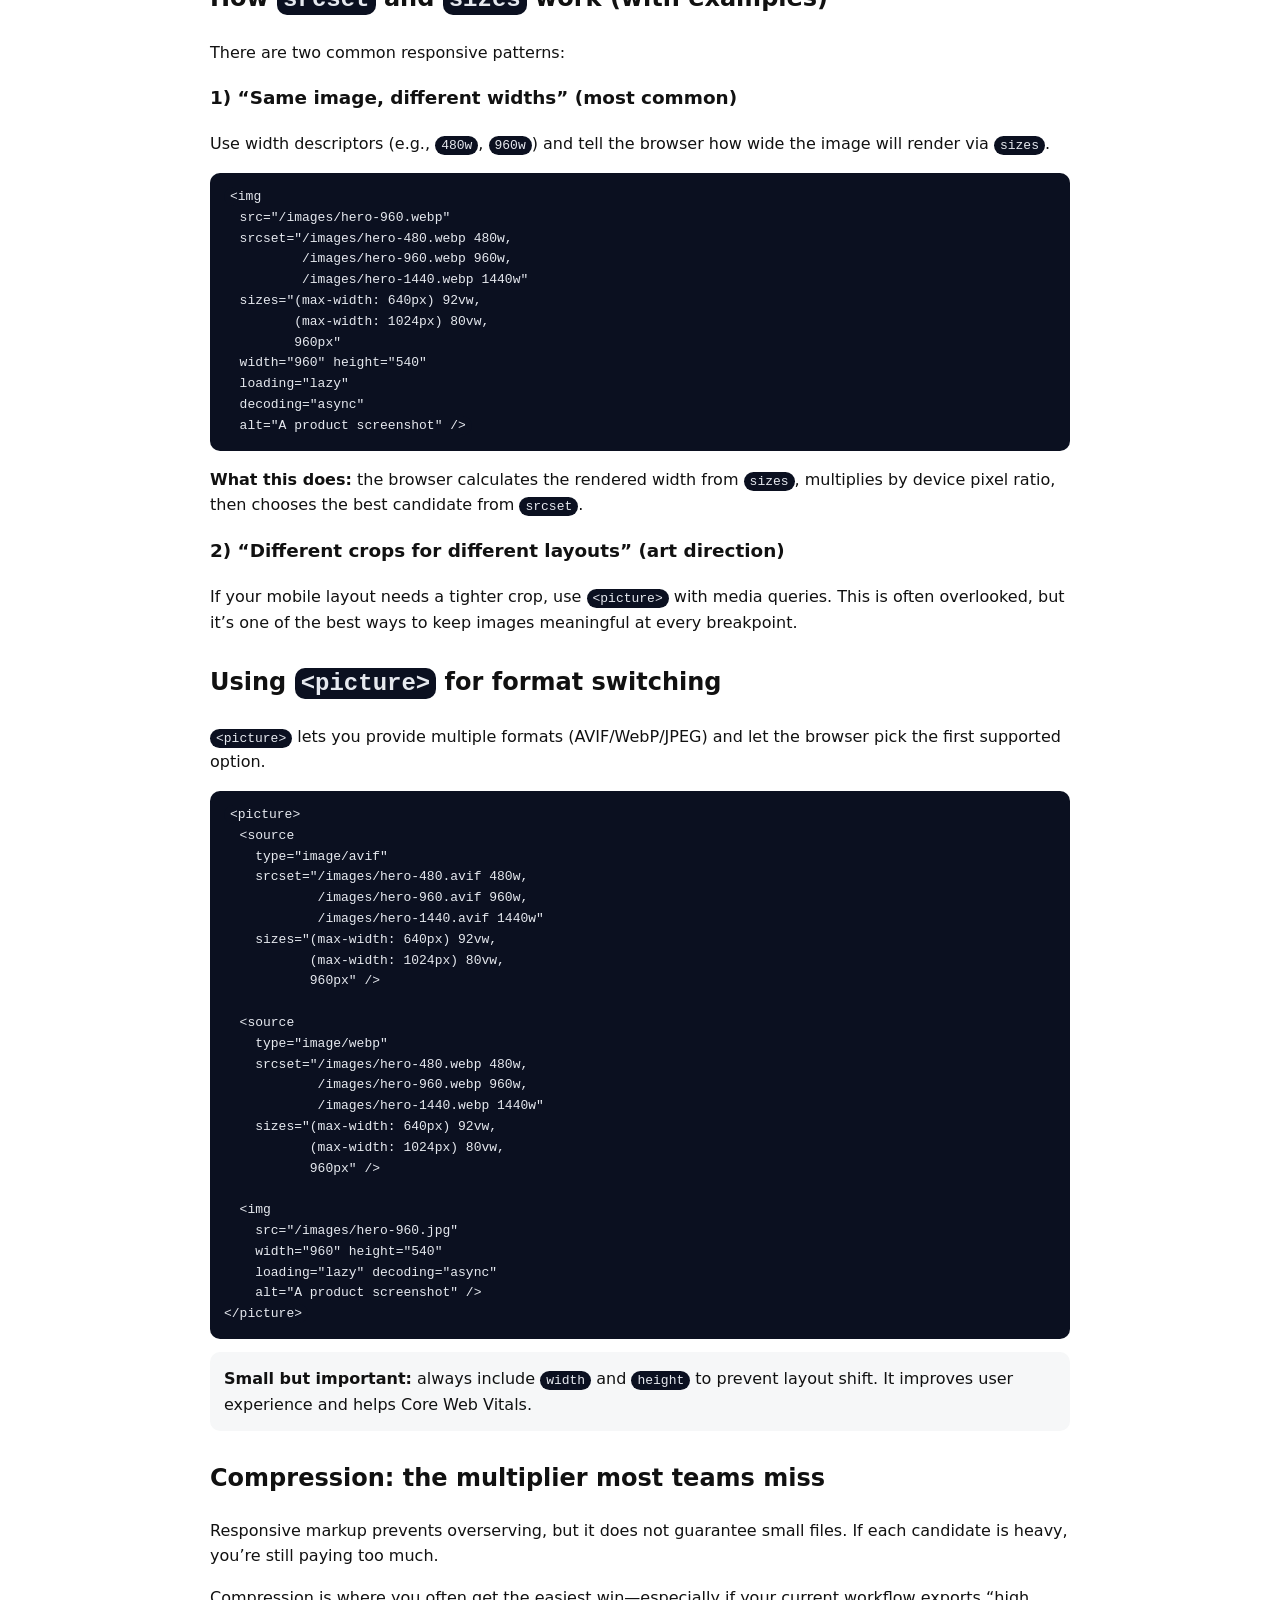
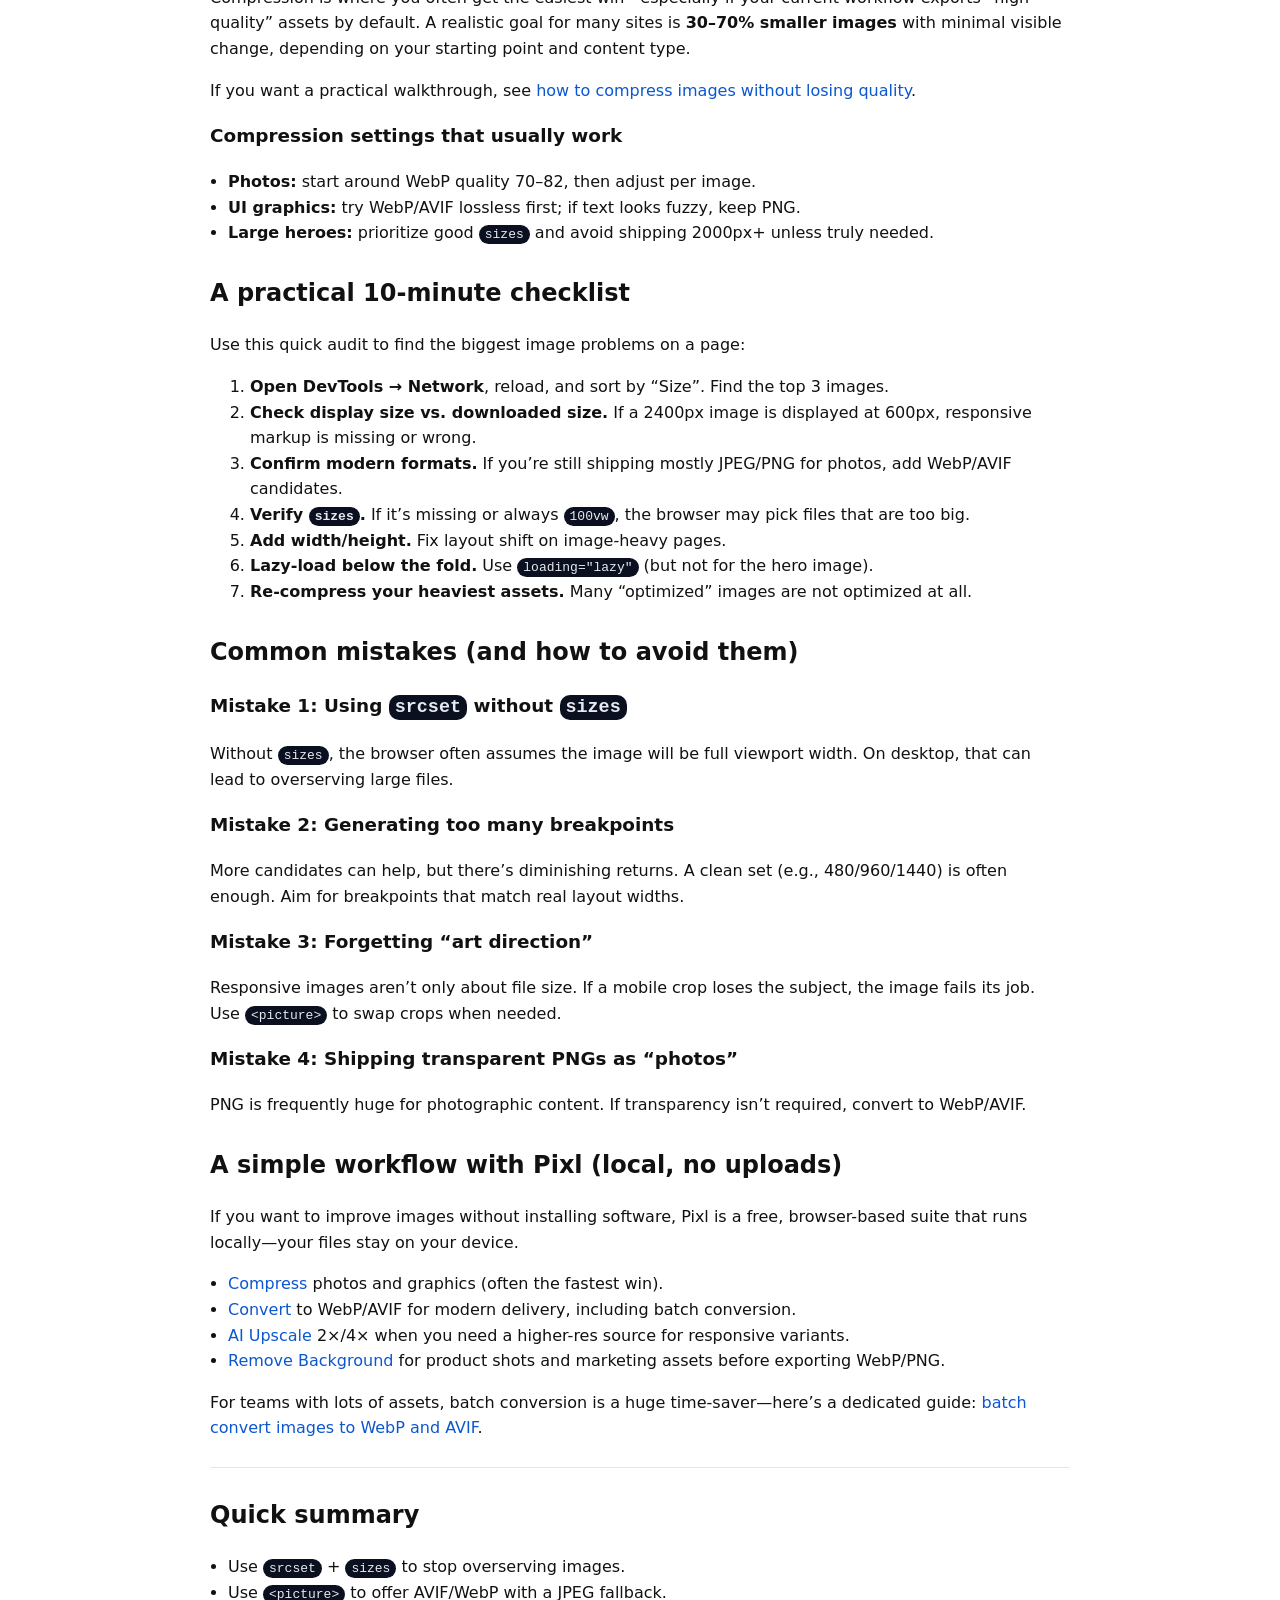
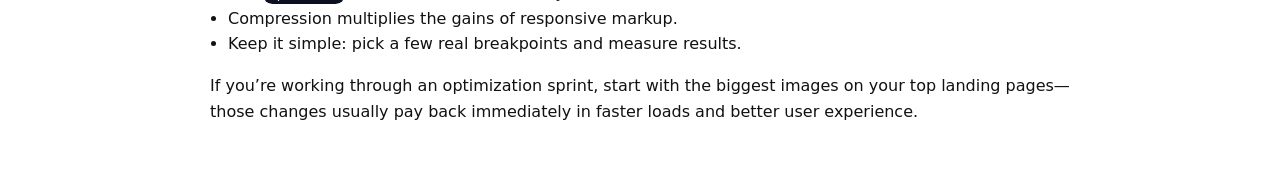
<file: blog/responsive-images-srcset-webp-avif/index.html>
<!doctype html>
<html lang="en">
<head>
  <meta charset="utf-8" />
  <meta name="viewport" content="width=device-width, initial-scale=1" />

  <title>Responsive Images in 2026: srcset + WebP/AVIF Without Slowing Your Site</title>
  <meta name="description" content="Learn how to build fast responsive images in 2026 using srcset, sizes, and modern formats (WebP/AVIF). Includes practical patterns, a quick audit checklist, and local tools to compress and convert images." />
  <link rel="canonical" href="https://imgutil-five.vercel.app/blog/responsive-images-srcset-webp-avif/" />

  <meta property="og:type" content="article" />
  <meta property="og:title" content="Responsive Images in 2026: srcset + WebP/AVIF Without Slowing Your Site" />
  <meta property="og:description" content="Practical srcset + sizes patterns, format choices (WebP vs AVIF), and an optimization checklist to cut image weight without hurting quality." />
  <meta property="og:url" content="https://imgutil-five.vercel.app/blog/responsive-images-srcset-webp-avif/" />

  <meta name="twitter:card" content="summary" />
  <meta name="twitter:title" content="Responsive Images in 2026: srcset + WebP/AVIF Without Slowing Your Site" />
  <meta name="twitter:description" content="Practical srcset + sizes patterns, format choices (WebP vs AVIF), and an optimization checklist to cut image weight without hurting quality." />

  <script type="application/ld+json">
  {
    "@context": "https://schema.org",
    "@type": "Article",
    "headline": "Responsive Images in 2026: srcset + WebP/AVIF Without Slowing Your Site",
    "description": "Learn how to build fast responsive images in 2026 using srcset, sizes, and modern formats (WebP/AVIF). Includes practical patterns, a quick audit checklist, and local tools to compress and convert images.",
    "author": {
      "@type": "Organization",
      "name": "Pixl"
    },
    "publisher": {
      "@type": "Organization",
      "name": "Pixl"
    },
    "mainEntityOfPage": {
      "@type": "WebPage",
      "@id": "https://imgutil-five.vercel.app/blog/responsive-images-srcset-webp-avif/"
    },
    "datePublished": "2026-04-14",
    "dateModified": "2026-04-14"
  }
  </script>

  <style>
    :root { --text:#111; --muted:#555; --bg:#fff; --card:#f6f7f8; --link:#0b57d0; }
    body { margin:0; font-family: ui-sans-serif, system-ui, -apple-system, Segoe UI, Roboto, Arial, "Noto Sans", "Apple Color Emoji","Segoe UI Emoji"; background:var(--bg); color:var(--text); line-height:1.6; }
    main { max-width: 860px; margin: 0 auto; padding: 32px 18px 60px; }
    header { margin-bottom: 22px; }
    h1 { font-size: 2.05rem; line-height:1.2; margin:0 0 10px; }
    .meta { color:var(--muted); font-size: 0.98rem; }
    h2 { margin-top: 28px; font-size: 1.5rem; }
    h3 { margin-top: 18px; font-size: 1.15rem; }
    a { color: var(--link); text-decoration: none; }
    a:hover { text-decoration: underline; }
    .callout { background: var(--card); padding: 14px 14px; border-radius: 10px; }
    code, pre { background:#0b1020; color:#e6e9ef; border-radius: 10px; }
    code { padding: 2px 6px; }
    pre { padding: 14px; overflow:auto; }
    ul { padding-left: 18px; }
    .toc { border:1px solid #e6e6e6; border-radius: 10px; padding: 14px; }
    .toc strong { display:block; margin-bottom:6px; }
    .toc a { display:block; padding: 2px 0; }
    .hr { height:1px; background:#e6e6e6; margin: 26px 0; }
  </style>
</head>
<body>
  <main>
    <header>
      <h1>Responsive Images in 2026: <code>srcset</code> + WebP/AVIF Without Slowing Your Site</h1>
      <div class="meta">Updated April 14, 2026 · ~10 minute read</div>
    </header>

    <p>Images are still the #1 reason many pages feel slow. But the fix is rarely “use fewer images.” The real win is <strong>delivering the right image to the right device</strong>—and doing it with modern formats and sane file sizes.</p>

    <p>This guide shows how to build fast <strong>responsive images</strong> using <code>srcset</code>, <code>sizes</code>, and <code>&lt;picture&gt;</code>, then finish the job with compression and format conversion. You’ll also get a quick audit checklist you can run in under 10 minutes.</p>

    <nav class="toc" aria-label="Table of contents">
      <strong>In this article</strong>
      <a href="#what-responsive-images-mean">What “responsive images” actually means</a>
      <a href="#formats">WebP vs AVIF (and when JPEG/PNG still matter)</a>
      <a href="#srcset-sizes">How <code>srcset</code> and <code>sizes</code> work (with examples)</a>
      <a href="#picture">Using <code>&lt;picture&gt;</code> for format switching</a>
      <a href="#compression">Compression: the multiplier most teams miss</a>
      <a href="#checklist">A practical 10-minute checklist</a>
      <a href="#common-mistakes">Common mistakes (and how to avoid them)</a>
      <a href="#tools">A simple workflow with Pixl (local, no uploads)</a>
    </nav>

    <h2 id="what-responsive-images-mean">What “responsive images” actually means</h2>
    <p>Responsive images solve two problems at once:</p>
    <ul>
      <li><strong>Layout changes</strong>: an image that spans 100% width on mobile might be only 33% width on desktop.</li>
      <li><strong>Device differences</strong>: a retina phone may need 2× pixel density; a low-end laptop may not.</li>
    </ul>

    <p>If you ship one giant image to everyone, mobile users pay for pixels they never see. If you ship one tiny image, large screens look blurry. Responsive images let the browser choose the best file for the current layout and screen.</p>

    <div class="callout">
      <strong>Rule of thumb:</strong> your goal is not the smallest image. It’s the <em>smallest image that still looks good at the displayed size</em>.
    </div>

    <h2 id="formats">WebP vs AVIF (and when JPEG/PNG still matter)</h2>
    <p>Modern formats can reduce bytes dramatically, but format choice is still situational.</p>

    <h3>When WebP is a safe default</h3>
    <p>WebP is widely supported and usually beats JPEG at similar perceived quality. If you want an easy “good enough” upgrade for photos, start with WebP.</p>

    <h3>When AVIF is worth it</h3>
    <p>AVIF can achieve smaller files than WebP at similar quality, especially for photographic content. The trade-off is encoding speed: AVIF can take longer to generate, which matters in build pipelines and batch jobs.</p>

    <h3>When you still need JPEG or PNG</h3>
    <ul>
      <li><strong>JPEG</strong>: still useful as a fallback, and sometimes smaller for certain images at high quality settings.</li>
      <li><strong>PNG</strong>: best for hard-edged graphics, transparency, and when lossless is required (logos, UI elements). For these cases, consider AVIF/WebP lossless modes too, but test carefully.</li>
    </ul>

    <p>If you’re deciding between AVIF and WebP, this comparison can help: <a href="/blog/avif-vs-webp-2026/">AVIF vs WebP in 2026</a>.</p>

    <h2 id="srcset-sizes">How <code>srcset</code> and <code>sizes</code> work (with examples)</h2>
    <p>There are two common responsive patterns:</p>

    <h3>1) “Same image, different widths” (most common)</h3>
    <p>Use width descriptors (e.g., <code>480w</code>, <code>960w</code>) and tell the browser how wide the image will render via <code>sizes</code>.</p>

    <pre><code>&lt;img
  src="/images/hero-960.webp"
  srcset="/images/hero-480.webp 480w,
          /images/hero-960.webp 960w,
          /images/hero-1440.webp 1440w"
  sizes="(max-width: 640px) 92vw,
         (max-width: 1024px) 80vw,
         960px"
  width="960" height="540"
  loading="lazy"
  decoding="async"
  alt="A product screenshot" /&gt;</code></pre>

    <p><strong>What this does:</strong> the browser calculates the rendered width from <code>sizes</code>, multiplies by device pixel ratio, then chooses the best candidate from <code>srcset</code>.</p>

    <h3>2) “Different crops for different layouts” (art direction)</h3>
    <p>If your mobile layout needs a tighter crop, use <code>&lt;picture&gt;</code> with media queries. This is often overlooked, but it’s one of the best ways to keep images meaningful at every breakpoint.</p>

    <h2 id="picture">Using <code>&lt;picture&gt;</code> for format switching</h2>
    <p><code>&lt;picture&gt;</code> lets you provide multiple formats (AVIF/WebP/JPEG) and let the browser pick the first supported option.</p>

    <pre><code>&lt;picture&gt;
  &lt;source
    type="image/avif"
    srcset="/images/hero-480.avif 480w,
            /images/hero-960.avif 960w,
            /images/hero-1440.avif 1440w"
    sizes="(max-width: 640px) 92vw,
           (max-width: 1024px) 80vw,
           960px" /&gt;

  &lt;source
    type="image/webp"
    srcset="/images/hero-480.webp 480w,
            /images/hero-960.webp 960w,
            /images/hero-1440.webp 1440w"
    sizes="(max-width: 640px) 92vw,
           (max-width: 1024px) 80vw,
           960px" /&gt;

  &lt;img
    src="/images/hero-960.jpg"
    width="960" height="540"
    loading="lazy" decoding="async"
    alt="A product screenshot" /&gt;
&lt;/picture&gt;</code></pre>

    <div class="callout">
      <strong>Small but important:</strong> always include <code>width</code> and <code>height</code> to prevent layout shift. It improves user experience and helps Core Web Vitals.
    </div>

    <h2 id="compression">Compression: the multiplier most teams miss</h2>
    <p>Responsive markup prevents overserving, but it does not guarantee small files. If each candidate is heavy, you’re still paying too much.</p>

    <p>Compression is where you often get the easiest win—especially if your current workflow exports “high quality” assets by default. A realistic goal for many sites is <strong>30–70% smaller images</strong> with minimal visible change, depending on your starting point and content type.</p>

    <p>If you want a practical walkthrough, see <a href="/blog/compress-images-without-losing-quality/">how to compress images without losing quality</a>.</p>

    <h3>Compression settings that usually work</h3>
    <ul>
      <li><strong>Photos:</strong> start around WebP quality 70–82, then adjust per image.</li>
      <li><strong>UI graphics:</strong> try WebP/AVIF lossless first; if text looks fuzzy, keep PNG.</li>
      <li><strong>Large heroes:</strong> prioritize good <code>sizes</code> and avoid shipping 2000px+ unless truly needed.</li>
    </ul>

    <h2 id="checklist">A practical 10-minute checklist</h2>
    <p>Use this quick audit to find the biggest image problems on a page:</p>
    <ol>
      <li><strong>Open DevTools → Network</strong>, reload, and sort by “Size”. Find the top 3 images.</li>
      <li><strong>Check display size vs. downloaded size.</strong> If a 2400px image is displayed at 600px, responsive markup is missing or wrong.</li>
      <li><strong>Confirm modern formats.</strong> If you’re still shipping mostly JPEG/PNG for photos, add WebP/AVIF candidates.</li>
      <li><strong>Verify <code>sizes</code>.</strong> If it’s missing or always <code>100vw</code>, the browser may pick files that are too big.</li>
      <li><strong>Add width/height.</strong> Fix layout shift on image-heavy pages.</li>
      <li><strong>Lazy-load below the fold.</strong> Use <code>loading="lazy"</code> (but not for the hero image).</li>
      <li><strong>Re-compress your heaviest assets.</strong> Many “optimized” images are not optimized at all.</li>
    </ol>

    <h2 id="common-mistakes">Common mistakes (and how to avoid them)</h2>

    <h3>Mistake 1: Using <code>srcset</code> without <code>sizes</code></h3>
    <p>Without <code>sizes</code>, the browser often assumes the image will be full viewport width. On desktop, that can lead to overserving large files.</p>

    <h3>Mistake 2: Generating too many breakpoints</h3>
    <p>More candidates can help, but there’s diminishing returns. A clean set (e.g., 480/960/1440) is often enough. Aim for breakpoints that match real layout widths.</p>

    <h3>Mistake 3: Forgetting “art direction”</h3>
    <p>Responsive images aren’t only about file size. If a mobile crop loses the subject, the image fails its job. Use <code>&lt;picture&gt;</code> to swap crops when needed.</p>

    <h3>Mistake 4: Shipping transparent PNGs as “photos”</h3>
    <p>PNG is frequently huge for photographic content. If transparency isn’t required, convert to WebP/AVIF.</p>

    <h2 id="tools">A simple workflow with Pixl (local, no uploads)</h2>
    <p>If you want to improve images without installing software, Pixl is a free, browser-based suite that runs locally—your files stay on your device.</p>

    <ul>
      <li><a href="/compress">Compress</a> photos and graphics (often the fastest win).</li>
      <li><a href="/convert">Convert</a> to WebP/AVIF for modern delivery, including batch conversion.</li>
      <li><a href="/upscale">AI Upscale</a> 2×/4× when you need a higher-res source for responsive variants.</li>
      <li><a href="/removebg">Remove Background</a> for product shots and marketing assets before exporting WebP/PNG.</li>
    </ul>

    <p>For teams with lots of assets, batch conversion is a huge time-saver—here’s a dedicated guide: <a href="/blog/batch-convert-images-to-webp-and-avif/">batch convert images to WebP and AVIF</a>.</p>

    <div class="hr"></div>

    <h2>Quick summary</h2>
    <ul>
      <li>Use <code>srcset</code> + <code>sizes</code> to stop overserving images.</li>
      <li>Use <code>&lt;picture&gt;</code> to offer AVIF/WebP with a JPEG fallback.</li>
      <li>Compression multiplies the gains of responsive markup.</li>
      <li>Keep it simple: pick a few real breakpoints and measure results.</li>
    </ul>

    <p>If you’re working through an optimization sprint, start with the biggest images on your top landing pages—those changes usually pay back immediately in faster loads and better user experience.</p>
  </main>
</body>
</html>
</file>
<file: css/style.css>
/* ============================================================
   PIXL — Image Utility Design System
   Clean white + vibrant accent, iLoveIMG-inspired
   ============================================================ */

*, *::before, *::after { box-sizing: border-box; margin: 0; padding: 0; }

html {
  -webkit-font-smoothing: antialiased;
  scroll-behavior: smooth;
}

:root {
  /* Palette */
  --bg:           #ffffff;
  --surface:      #f8f9fb;
  --surface-2:    #f1f3f6;
  --border:       #e4e7ec;
  --border-dark:  #cbd1db;

  /* Text */
  --text:         #111827;
  --text-muted:   #6b7280;
  --text-faint:   #9ca3af;

  /* Accents per tool */
  --accent:       #6366f1;          /* indigo — global/compress */
  --accent-hover: #4f46e5;
  --accent-light: #eef2ff;
  --accent-compress: #6366f1;
  --accent-upscale:  #0ea5e9;
  --accent-upscale-light: #e0f2fe;
  --accent-removebg: #10b981;
  --accent-removebg-light: #d1fae5;

  /* Status */
  --green:  #10b981;
  --red:    #ef4444;
  --orange: #f59e0b;

  /* Radii */
  --radius:    8px;
  --radius-lg: 14px;
  --radius-xl: 20px;

  /* Font */
  --font: 'Inter', -apple-system, BlinkMacSystemFont, sans-serif;

  /* Type */
  --text-xs:   0.75rem;
  --text-sm:   0.875rem;
  --text-base: 1rem;
  --text-lg:   1.125rem;
  --text-xl:   1.375rem;
  --text-2xl:  1.875rem;
  --text-hero: clamp(2.25rem, 4vw + 1rem, 3.5rem);

  /* Shadows */
  --shadow-sm: 0 1px 3px rgba(0,0,0,0.06), 0 1px 2px rgba(0,0,0,0.04);
  --shadow-md: 0 4px 16px rgba(0,0,0,0.08);
  --shadow-lg: 0 12px 40px rgba(0,0,0,0.10);
}

body {
  font-family: var(--font);
  background: var(--bg);
  color: var(--text);
  font-size: var(--text-base);
  line-height: 1.6;
  min-height: 100dvh;
}

a { color: var(--accent); text-decoration: none; }
button { cursor: pointer; font: inherit; border: none; }
img, svg { display: block; max-width: 100%; }

/* ── Layout ──────────────────────────────────────────── */
.container { max-width: 1100px; margin: 0 auto; padding: 0 24px; }
.container-sm { max-width: 800px; margin: 0 auto; padding: 0 24px; }

/* ── Header ──────────────────────────────────────────── */
.site-header {
  background: #fff;
  border-bottom: 1px solid var(--border);
  padding: 14px 0;
  position: sticky;
  top: 0;
  z-index: 100;
}

.header-inner {
  display: flex;
  align-items: center;
  justify-content: space-between;
  gap: 16px;
}

.logo {
  display: flex;
  align-items: center;
  gap: 10px;
  text-decoration: none;
}

.logo-mark {
  width: 34px;
  height: 34px;
  background: linear-gradient(135deg, #6366f1, #8b5cf6);
  border-radius: 10px;
  display: flex;
  align-items: center;
  justify-content: center;
  box-shadow: 0 2px 8px rgba(99,102,241,0.3);
}

.logo-text {
  font-size: var(--text-lg);
  font-weight: 800;
  color: var(--text);
  letter-spacing: -0.02em;
}

.logo-text span { color: var(--accent); }

.header-nav {
  display: flex;
  align-items: center;
  gap: 4px;
}

.nav-link {
  font-size: var(--text-sm);
  font-weight: 500;
  color: var(--text-muted);
  padding: 6px 12px;
  border-radius: var(--radius);
  transition: color 0.15s, background 0.15s;
  text-decoration: none;
}

.nav-link:hover { color: var(--text); background: var(--surface); }
.nav-link.active { color: var(--accent); background: var(--accent-light); }

/* ── Hero ─────────────────────────────────────────────── */
.hero {
  padding: 72px 0 56px;
  text-align: center;
  background: linear-gradient(180deg, #fafbff 0%, #fff 100%);
  border-bottom: 1px solid var(--border);
}

.hero-badge {
  display: inline-flex;
  align-items: center;
  gap: 6px;
  background: var(--accent-light);
  color: var(--accent);
  font-size: var(--text-xs);
  font-weight: 700;
  letter-spacing: 0.06em;
  text-transform: uppercase;
  padding: 5px 12px;
  border-radius: 99px;
  margin-bottom: 20px;
}

.hero h1 {
  font-size: var(--text-hero);
  font-weight: 800;
  letter-spacing: -0.03em;
  line-height: 1.1;
  margin-bottom: 16px;
  color: var(--text);
}

.hero h1 em {
  font-style: normal;
  background: linear-gradient(135deg, #6366f1, #8b5cf6, #0ea5e9);
  -webkit-background-clip: text;
  -webkit-text-fill-color: transparent;
  background-clip: text;
}

.hero-sub {
  font-size: var(--text-lg);
  color: var(--text-muted);
  max-width: 520px;
  margin: 0 auto 32px;
  line-height: 1.6;
}

.trust-row {
  display: flex;
  justify-content: center;
  gap: 28px;
  flex-wrap: wrap;
  font-size: var(--text-sm);
  color: var(--text-muted);
}

.trust-item {
  display: flex;
  align-items: center;
  gap: 6px;
}

.trust-item svg { color: var(--green); width: 15px; height: 15px; flex-shrink: 0; }

/* ── Tool Grid ─────────────────────────────────────────── */
.tools-section { padding: 56px 0 80px; }

.section-label {
  font-size: var(--text-xs);
  font-weight: 700;
  text-transform: uppercase;
  letter-spacing: 0.08em;
  color: var(--text-faint);
  margin-bottom: 24px;
}

.tool-grid {
  display: grid;
  grid-template-columns: repeat(auto-fill, minmax(300px, 1fr));
  gap: 20px;
}

.tool-card {
  background: #fff;
  border: 1px solid var(--border);
  border-radius: var(--radius-xl);
  padding: 28px;
  text-decoration: none;
  color: inherit;
  transition: box-shadow 0.2s, border-color 0.2s, transform 0.2s;
  display: flex;
  align-items: flex-start;
  gap: 18px;
  box-shadow: var(--shadow-sm);
}

.tool-card:hover {
  box-shadow: var(--shadow-lg);
  border-color: transparent;
  transform: translateY(-2px);
  text-decoration: none;
}

.tool-icon {
  width: 52px;
  height: 52px;
  border-radius: var(--radius-lg);
  display: flex;
  align-items: center;
  justify-content: center;
  flex-shrink: 0;
}

.tool-icon.compress  { background: var(--accent-light); color: var(--accent-compress); }
.tool-icon.upscale   { background: var(--accent-upscale-light); color: var(--accent-upscale); }
.tool-icon.removebg  { background: var(--accent-removebg-light); color: var(--accent-removebg); }

.tool-card-body h3 {
  font-size: var(--text-lg);
  font-weight: 700;
  letter-spacing: -0.01em;
  margin-bottom: 6px;
  color: var(--text);
}

.tool-card-body p {
  font-size: var(--text-sm);
  color: var(--text-muted);
  line-height: 1.55;
}

.tool-tag {
  display: inline-block;
  margin-top: 12px;
  font-size: var(--text-xs);
  font-weight: 600;
  padding: 3px 9px;
  border-radius: 99px;
}

.tool-tag.compress { background: var(--accent-light); color: var(--accent-compress); }
.tool-tag.upscale  { background: var(--accent-upscale-light); color: var(--accent-upscale); }
.tool-tag.removebg { background: var(--accent-removebg-light); color: var(--accent-removebg); }

/* ── Tool Page Layout ──────────────────────────────────── */
.tool-page { padding: 48px 0 80px; }

.tool-page-header {
  display: flex;
  align-items: center;
  gap: 14px;
  margin-bottom: 8px;
}

.tool-page-header .tool-icon { width: 44px; height: 44px; }

.tool-page-header h1 {
  font-size: var(--text-2xl);
  font-weight: 800;
  letter-spacing: -0.02em;
  line-height: 1.2;
}

.tool-page-desc {
  font-size: var(--text-base);
  color: var(--text-muted);
  margin-bottom: 36px;
  margin-left: 58px;
}

/* ── Upload Zone ───────────────────────────────────────── */
.upload-zone {
  border: 2px dashed var(--border-dark);
  border-radius: var(--radius-xl);
  padding: 56px 24px;
  text-align: center;
  cursor: pointer;
  transition: border-color 0.15s, background 0.15s;
  background: var(--surface);
  position: relative;
}

.upload-zone:hover,
.upload-zone.drag-over {
  border-color: var(--accent);
  background: var(--accent-light);
}

.upload-zone input[type="file"] {
  position: absolute;
  inset: 0;
  opacity: 0;
  cursor: pointer;
  width: 100%;
  height: 100%;
}

.upload-icon {
  width: 52px;
  height: 52px;
  background: #fff;
  border: 1px solid var(--border);
  border-radius: var(--radius-lg);
  display: flex;
  align-items: center;
  justify-content: center;
  margin: 0 auto 16px;
  box-shadow: var(--shadow-sm);
  color: var(--accent);
}

.upload-title {
  font-size: var(--text-lg);
  font-weight: 700;
  color: var(--text);
  margin-bottom: 6px;
}

.upload-sub {
  font-size: var(--text-sm);
  color: var(--text-muted);
}

.upload-sub strong {
  color: var(--accent);
  font-weight: 600;
}

/* ── Controls ──────────────────────────────────────────── */
.controls-panel {
  background: var(--surface);
  border: 1px solid var(--border);
  border-radius: var(--radius-lg);
  padding: 24px;
  margin-top: 20px;
  display: none;
}

.controls-panel.visible { display: block; }

.control-row {
  display: flex;
  align-items: center;
  gap: 16px;
  flex-wrap: wrap;
  margin-bottom: 16px;
}

.control-row:last-child { margin-bottom: 0; }

.control-label {
  font-size: var(--text-sm);
  font-weight: 600;
  color: var(--text);
  min-width: 100px;
}

.control-row input[type="range"] {
  flex: 1;
  min-width: 120px;
  accent-color: var(--accent);
  height: 4px;
}

.control-value {
  font-size: var(--text-sm);
  font-weight: 700;
  color: var(--accent);
  min-width: 40px;
  text-align: right;
}

.format-btns {
  display: flex;
  gap: 8px;
  flex-wrap: wrap;
}

.format-btn {
  padding: 6px 14px;
  border-radius: 99px;
  font-size: var(--text-sm);
  font-weight: 600;
  border: 1.5px solid var(--border-dark);
  background: #fff;
  color: var(--text-muted);
  transition: all 0.15s;
}

.format-btn.active,
.format-btn:hover {
  border-color: var(--accent);
  background: var(--accent-light);
  color: var(--accent);
}

.scale-btns { display: flex; gap: 8px; }

.scale-btn {
  padding: 6px 16px;
  border-radius: 99px;
  font-size: var(--text-sm);
  font-weight: 700;
  border: 1.5px solid var(--border-dark);
  background: #fff;
  color: var(--text-muted);
  transition: all 0.15s;
}

.scale-btn.active,
.scale-btn:hover {
  border-color: var(--accent-upscale);
  background: var(--accent-upscale-light);
  color: var(--accent-upscale);
}

/* ── Process Button ────────────────────────────────────── */
.btn-process {
  display: flex;
  align-items: center;
  justify-content: center;
  gap: 8px;
  width: 100%;
  padding: 14px 24px;
  border-radius: var(--radius-lg);
  font-size: var(--text-base);
  font-weight: 700;
  color: #fff;
  transition: opacity 0.15s, transform 0.1s;
  margin-top: 20px;
  letter-spacing: -0.01em;
}

.btn-process.compress-btn { background: linear-gradient(135deg, #6366f1, #8b5cf6); }
.btn-process.upscale-btn  { background: linear-gradient(135deg, #0ea5e9, #38bdf8); }
.btn-process.removebg-btn { background: linear-gradient(135deg, #10b981, #34d399); }

.btn-process:hover  { opacity: 0.9; }
.btn-process:active { transform: scale(0.99); }
.btn-process:disabled { opacity: 0.5; cursor: not-allowed; transform: none; }

/* ── Progress ──────────────────────────────────────────── */
.progress-wrap {
  display: none;
  margin-top: 20px;
}

.progress-wrap.visible { display: block; }

.progress-label {
  font-size: var(--text-sm);
  color: var(--text-muted);
  margin-bottom: 8px;
  font-weight: 500;
}

.progress-track {
  height: 6px;
  background: var(--surface-2);
  border-radius: 99px;
  overflow: hidden;
}

.progress-fill {
  height: 100%;
  border-radius: 99px;
  transition: width 0.3s ease;
  background: linear-gradient(90deg, #6366f1, #8b5cf6);
  width: 0%;
}

.progress-fill.upscale  { background: linear-gradient(90deg, #0ea5e9, #38bdf8); }
.progress-fill.removebg { background: linear-gradient(90deg, #10b981, #34d399); }

/* ── Result Panel ──────────────────────────────────────── */
.result-panel {
  display: none;
  margin-top: 28px;
  border: 1px solid var(--border);
  border-radius: var(--radius-xl);
  overflow: hidden;
  box-shadow: var(--shadow-md);
}

.result-panel.visible { display: block; }

.result-header {
  display: flex;
  align-items: center;
  justify-content: space-between;
  padding: 16px 20px;
  background: var(--surface);
  border-bottom: 1px solid var(--border);
  gap: 12px;
  flex-wrap: wrap;
}

.result-title {
  font-size: var(--text-sm);
  font-weight: 700;
  color: var(--text);
  display: flex;
  align-items: center;
  gap: 8px;
}

.result-title .badge-success {
  background: #d1fae5;
  color: #065f46;
  font-size: var(--text-xs);
  padding: 2px 8px;
  border-radius: 99px;
  font-weight: 700;
}

.result-stats {
  display: flex;
  gap: 16px;
  font-size: var(--text-sm);
  color: var(--text-muted);
  flex-wrap: wrap;
}

.stat-item { display: flex; align-items: center; gap: 4px; }
.stat-val { font-weight: 700; color: var(--text); }
.stat-saved { font-weight: 700; color: var(--green); }

.btn-download {
  display: flex;
  align-items: center;
  gap: 8px;
  padding: 8px 18px;
  background: var(--text);
  color: #fff;
  border-radius: var(--radius);
  font-size: var(--text-sm);
  font-weight: 700;
  transition: opacity 0.15s;
  text-decoration: none;
  white-space: nowrap;
}

.btn-download:hover { opacity: 0.85; text-decoration: none; color: #fff; }

/* ── Comparison View ───────────────────────────────────── */
.compare-wrap {
  display: grid;
  grid-template-columns: 1fr 1fr;
  gap: 1px;
  background: var(--border);
}

.compare-side {
  background: #fff;
  padding: 0;
  display: flex;
  flex-direction: column;
}

.compare-label {
  font-size: var(--text-xs);
  font-weight: 700;
  text-transform: uppercase;
  letter-spacing: 0.06em;
  color: var(--text-muted);
  padding: 10px 16px;
  border-bottom: 1px solid var(--border);
  background: var(--surface);
}

.compare-img-wrap {
  display: flex;
  align-items: center;
  justify-content: center;
  min-height: 240px;
  padding: 16px;
  background-image: repeating-conic-gradient(#f0f0f0 0% 25%, #fff 0% 50%);
  background-size: 16px 16px;
}

.compare-img-wrap img {
  max-width: 100%;
  max-height: 320px;
  object-fit: contain;
  border-radius: 4px;
}

/* ── BG Options ────────────────────────────────────────── */
.bg-swatches {
  display: flex;
  gap: 8px;
  align-items: center;
  flex-wrap: wrap;
}

.bg-swatch {
  width: 28px;
  height: 28px;
  border-radius: 50%;
  border: 2px solid transparent;
  cursor: pointer;
  transition: border-color 0.15s, transform 0.15s;
}

.bg-swatch:hover { transform: scale(1.1); }
.bg-swatch.active { border-color: var(--accent); }
.bg-swatch.transparent {
  background-image: repeating-conic-gradient(#ccc 0% 25%, #fff 0% 50%);
  background-size: 8px 8px;
}

/* ── Error ─────────────────────────────────────────────── */
.error-box {
  display: none;
  background: #fef2f2;
  border: 1px solid #fecaca;
  border-radius: var(--radius-lg);
  padding: 14px 18px;
  font-size: var(--text-sm);
  color: var(--red);
  margin-top: 16px;
  align-items: center;
  gap: 10px;
}

.error-box.visible { display: flex; }

/* ── Footer ────────────────────────────────────────────── */
.site-footer {
  border-top: 1px solid var(--border);
  padding: 24px 0;
  text-align: center;
  font-size: var(--text-xs);
  color: var(--text-faint);
}

/* ── Responsive ─────────────────────────────────────────── */
@media (max-width: 640px) {
  .hero { padding: 48px 0 40px; }
  .compare-wrap { grid-template-columns: 1fr; }
  .tool-grid { grid-template-columns: 1fr; }
  .header-nav { display: none; }
  .tool-page-desc { margin-left: 0; }
}

/* ── Spinner ─────────────────────────────────────────────── */
.spinner {
  width: 18px; height: 18px;
  border: 2px solid rgba(255,255,255,0.4);
  border-top-color: #fff;
  border-radius: 50%;
  animation: spin 0.6s linear infinite;
  flex-shrink: 0;
}

@keyframes spin { to { transform: rotate(360deg); } }

/* ── Tool Hero (tool pages) ─────────────────────────────── */
.tool-hero {
  padding: 48px 0 40px;
  background: linear-gradient(180deg, #fafbff 0%, #fff 100%);
  border-bottom: 1px solid var(--border);
}

.tool-hero.compress { background: linear-gradient(180deg, #f5f3ff 0%, #fff 100%); }
.tool-hero.upscale  { background: linear-gradient(180deg, #f0f9ff 0%, #fff 100%); }
.tool-hero.removebg { background: linear-gradient(180deg, #ecfdf5 0%, #fff 100%); }

.tool-hero-badge {
  display: inline-flex;
  align-items: center;
  gap: 6px;
  background: var(--accent-light);
  color: var(--accent);
  font-size: var(--text-xs);
  font-weight: 700;
  letter-spacing: 0.06em;
  text-transform: uppercase;
  padding: 5px 12px;
  border-radius: 99px;
  margin-bottom: 16px;
}

.tool-hero h1 {
  font-size: clamp(1.5rem, 3vw + 0.5rem, 2.4rem);
  font-weight: 800;
  letter-spacing: -0.025em;
  line-height: 1.15;
  color: var(--text);
  margin-bottom: 12px;
  max-width: 720px;
}

.tool-hero-sub {
  font-size: var(--text-base);
  color: var(--text-muted);
  max-width: 600px;
  line-height: 1.65;
}

.tool-hero-sub code {
  font-family: 'SF Mono', 'Fira Code', 'Consolas', monospace;
  font-size: 0.9em;
  background: var(--surface-2);
  border: 1px solid var(--border);
  padding: 1px 5px;
  border-radius: 4px;
  color: var(--text);
}

/* ── Tool Section ───────────────────────────────────────── */
.tool-section {
  padding: 40px 0 24px;
}

/* ── Info / Steps Section ───────────────────────────────── */
.info-section {
  padding: 48px 0 40px;
  background: var(--surface);
  border-top: 1px solid var(--border);
}

.section-title {
  font-size: var(--text-xl);
  font-weight: 800;
  letter-spacing: -0.02em;
  color: var(--text);
  margin-bottom: 28px;
}

.steps-list {
  display: flex;
  flex-direction: column;
  gap: 20px;
}

.step-item {
  display: flex;
  gap: 18px;
  align-items: flex-start;
}

.step-num {
  width: 32px;
  height: 32px;
  border-radius: 50%;
  background: var(--accent-light);
  color: var(--accent);
  font-size: var(--text-sm);
  font-weight: 800;
  display: flex;
  align-items: center;
  justify-content: center;
  flex-shrink: 0;
  margin-top: 2px;
}

.step-body strong {
  display: block;
  font-size: var(--text-base);
  font-weight: 700;
  color: var(--text);
  margin-bottom: 4px;
}

.step-body p {
  font-size: var(--text-sm);
  color: var(--text-muted);
  line-height: 1.6;
  max-width: 580px;
}

/* ── FAQ Section ────────────────────────────────────────── */
.faq-section {
  padding: 48px 0 40px;
  border-top: 1px solid var(--border);
}

.faq-list {
  display: flex;
  flex-direction: column;
  gap: 12px;
}

.faq-item {
  border: 1px solid var(--border);
  border-radius: var(--radius-lg);
  overflow: hidden;
  background: #fff;
}

.faq-item summary {
  padding: 16px 20px;
  font-size: var(--text-base);
  font-weight: 600;
  color: var(--text);
  cursor: pointer;
  list-style: none;
  display: flex;
  align-items: center;
  justify-content: space-between;
  user-select: none;
  transition: background 0.15s;
}
.faq-item summary::-webkit-details-marker { display: none; }
.faq-item summary::after {
  content: '+';
  font-size: 1.2em;
  color: var(--text-muted);
  flex-shrink: 0;
  transition: transform 0.2s;
  margin-left: 12px;
}
.faq-item[open] summary::after { content: '−'; }
.faq-item summary:hover { background: var(--surface); }

.faq-item p, .faq-item[open] > *:not(summary) {
  padding: 0 20px 18px;
  font-size: var(--text-sm);
  color: var(--text-muted);
  line-height: 1.65;
  border-top: 1px solid var(--border);
  padding-top: 14px;
}

/* ── Other Tools section ────────────────────────────────── */
.other-tools-section {
  padding: 40px 0 60px;
  background: var(--surface);
  border-top: 1px solid var(--border);
}

.tool-links {
  display: flex;
  gap: 16px;
  flex-wrap: wrap;
}

.tool-link-card {
  flex: 1;
  min-width: 220px;
  display: flex;
  align-items: center;
  gap: 16px;
  padding: 20px;
  background: #fff;
  border: 1px solid var(--border);
  border-radius: var(--radius-lg);
  text-decoration: none;
  color: inherit;
  transition: box-shadow 0.18s, border-color 0.18s, transform 0.18s;
  box-shadow: var(--shadow-sm);
}

.tool-link-card:hover {
  box-shadow: var(--shadow-md);
  border-color: transparent;
  transform: translateY(-2px);
}

.tool-link-card.compress:hover { border-color: #c7d2fe; }
.tool-link-card.upscale:hover  { border-color: #bae6fd; }
.tool-link-card.removebg:hover { border-color: #a7f3d0; }

.tool-link-icon {
  width: 44px;
  height: 44px;
  border-radius: 12px;
  display: flex;
  align-items: center;
  justify-content: center;
  flex-shrink: 0;
}

.tool-link-card.compress .tool-link-icon { background: var(--accent-light); color: var(--accent-compress); }
.tool-link-card.upscale .tool-link-icon  { background: var(--accent-upscale-light); color: var(--accent-upscale); }
.tool-link-card.removebg .tool-link-icon { background: var(--accent-removebg-light); color: var(--accent-removebg); }

.tool-link-card strong {
  display: block;
  font-size: var(--text-sm);
  font-weight: 700;
  color: var(--text);
  margin-bottom: 3px;
}

.tool-link-card span {
  font-size: var(--text-xs);
  color: var(--text-muted);
}

/* ── surface-2 alias ────────────────────────────────────── */
.surface-2 { background: var(--surface-2); }

/* ── Convert tool card colours ─────────────────────────── */
.tool-icon.convert {
  background: #fef3c7;
  color: #d97706;
}
.tool-tag.convert {
  background: #fef3c7;
  color: #92400e;
}
.tool-link-card.convert .tool-link-icon {
  background: #fef3c7;
  color: #d97706;
}
.tool-link-card.convert:hover { border-color: #fde68a; }
</file>
